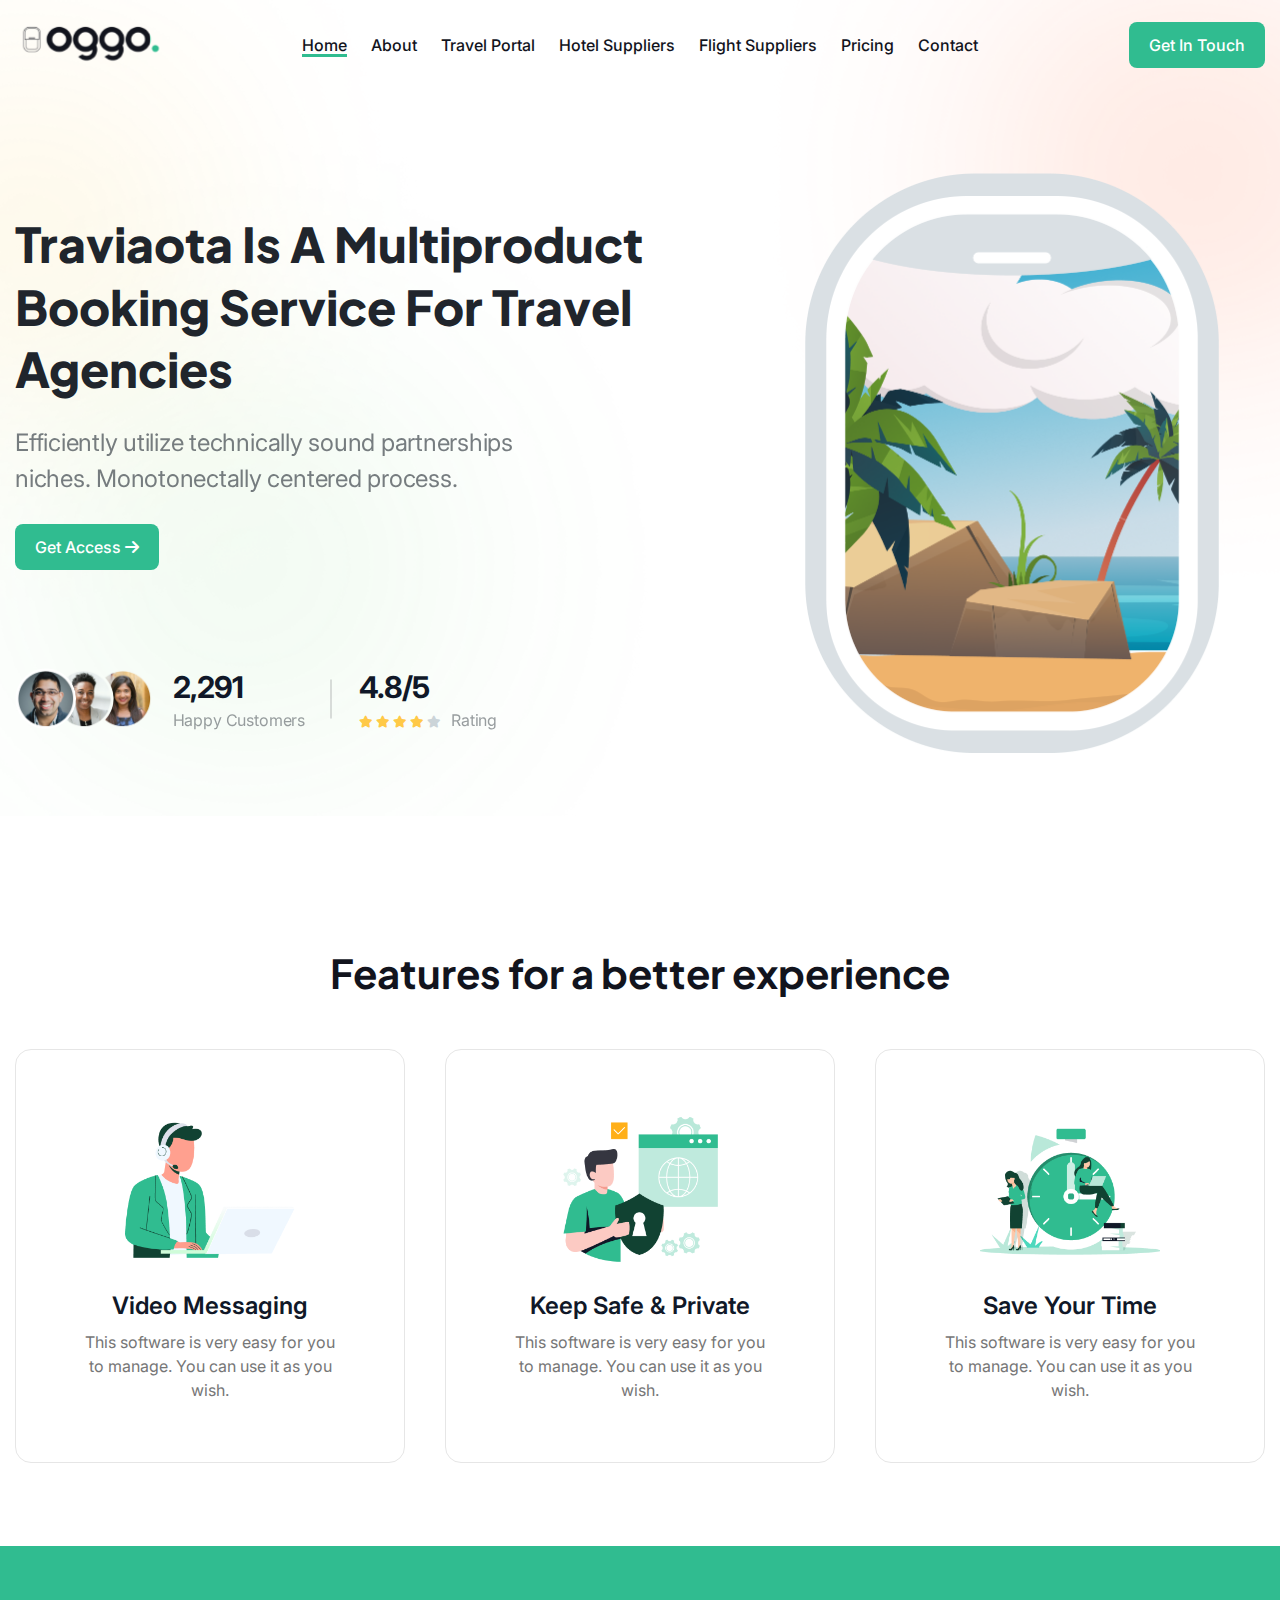
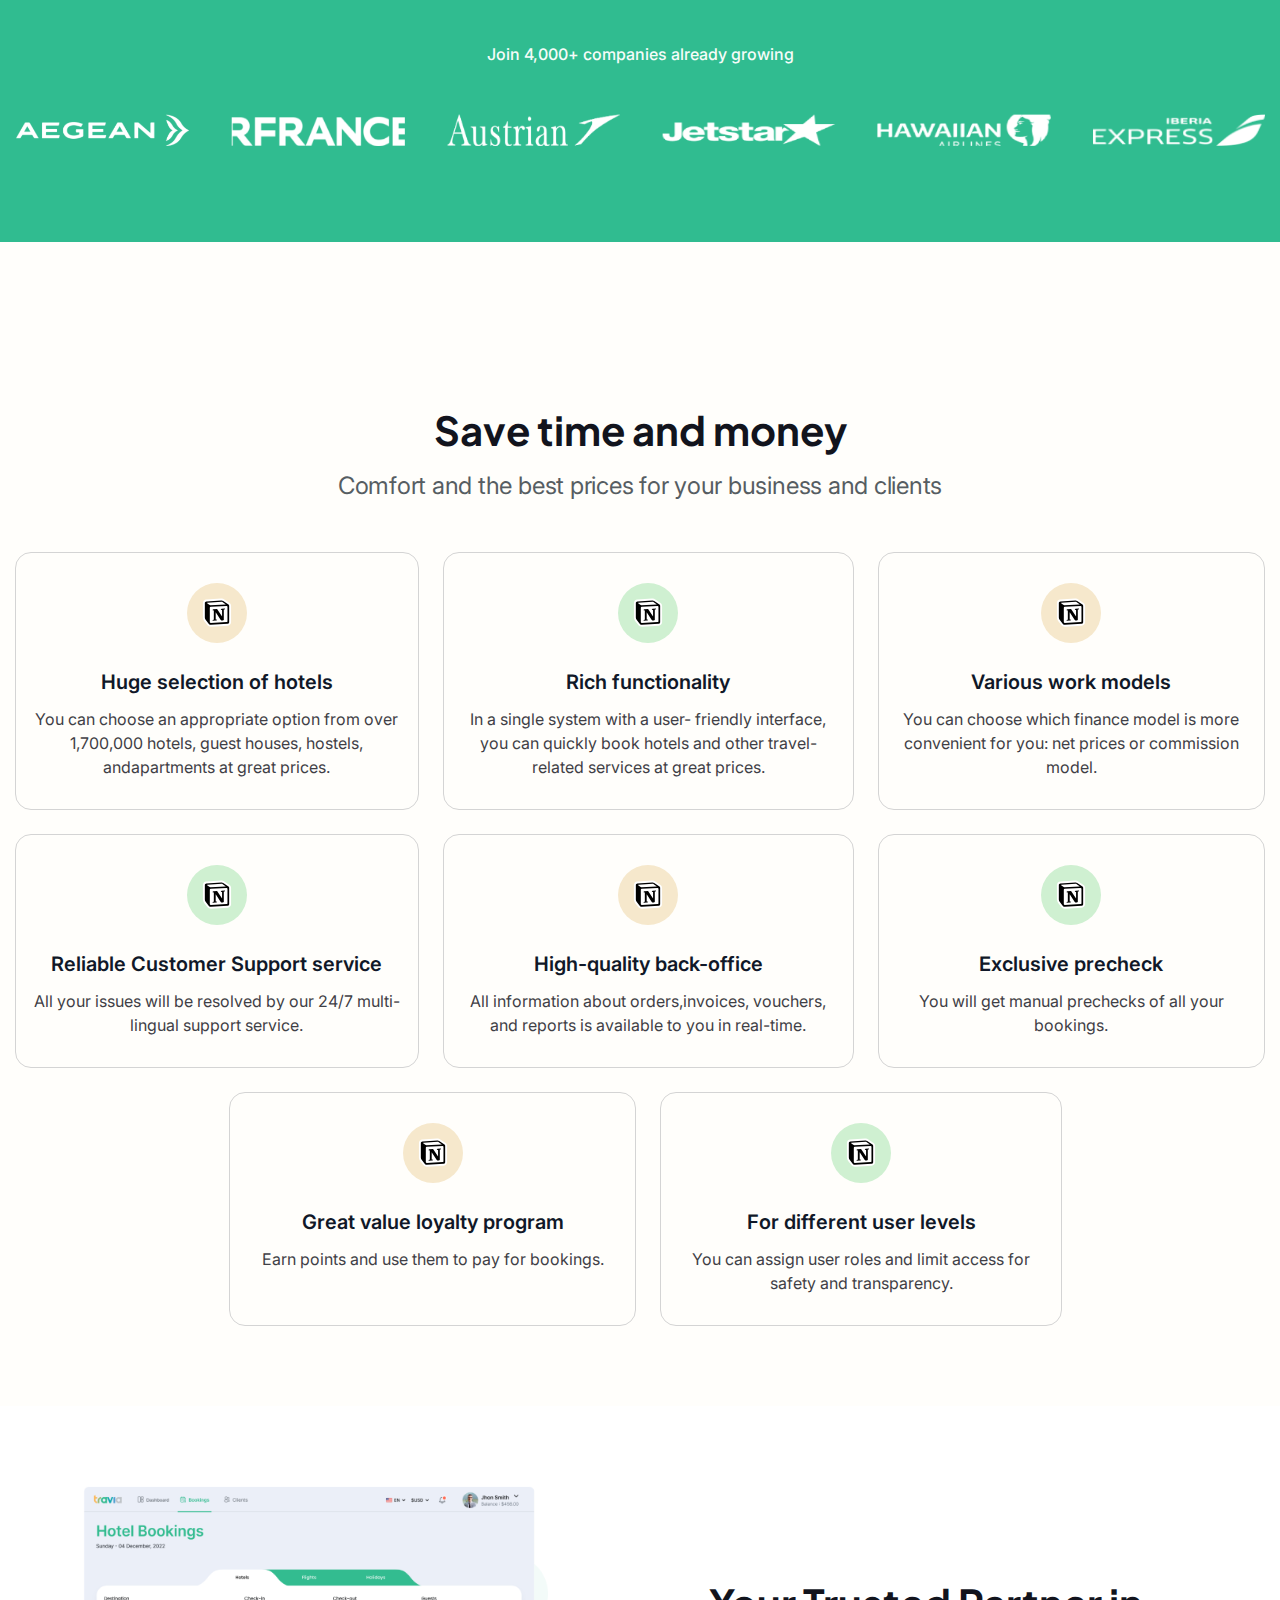
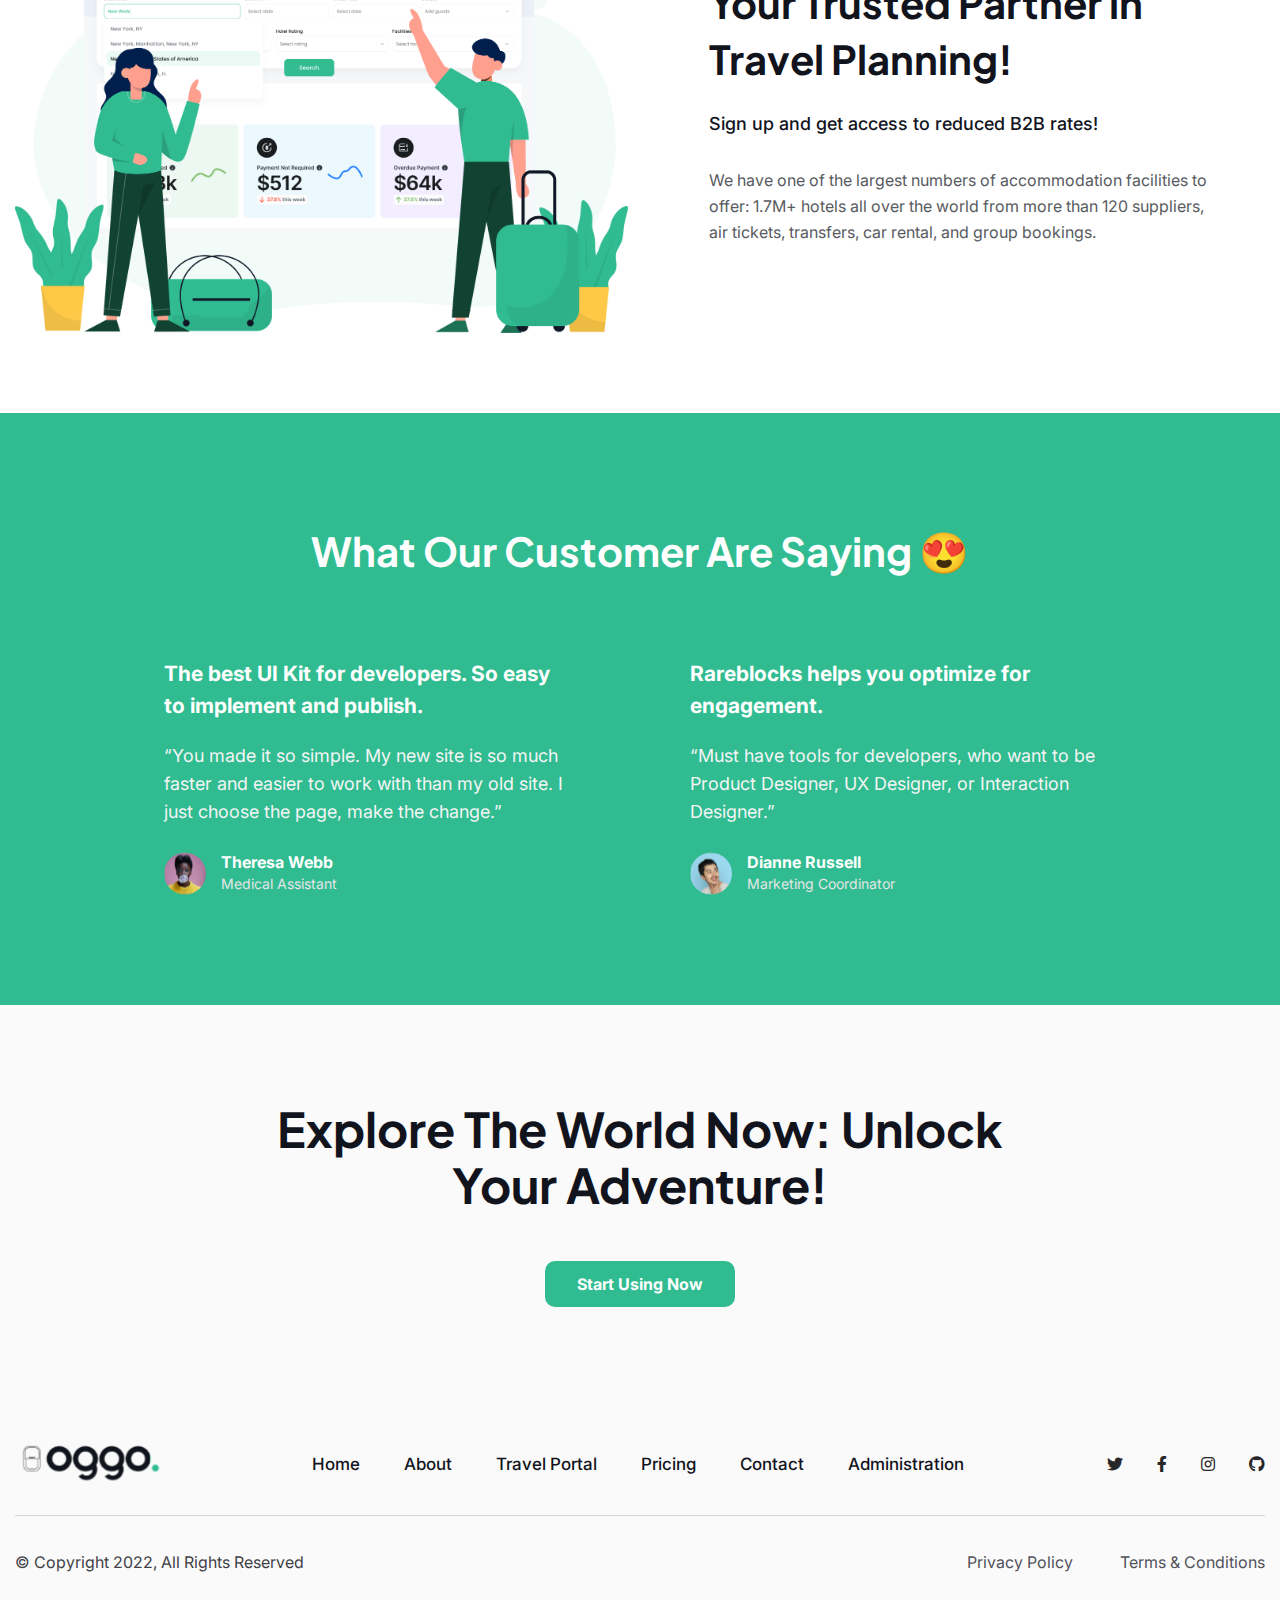
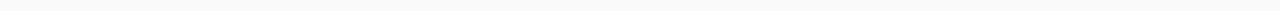
<file: index.html>
<!DOCTYPE html>
<html lang="en">
<head>
   <meta charset="UTF-8">
   <meta http-equiv="X-UA-Compatible" content="IE=edge">
   <meta name="viewport" content="width=device-width, initial-scale=1.0">
   <title>Traviaoto - Home</title>
   <link rel="shortcut icon" href="assets/images/favicon.png" type="image/x-icon">
   <!-- Bootstrap Css -->
   <link rel="stylesheet" href="assets/css/bootstrap.min.css">
   <link rel="stylesheet" href="assets/css/owl.carousel.min.css">
   <!-- Font-Awesome -->
   <link rel="stylesheet" href="assets/css/fontaswesome.min.css">
   <!-- Style Css -->
   <link rel="stylesheet" href="assets/css/style.css">
   <!-- Responsive Css -->
   <link rel="stylesheet" href="assets/css/responsive.css">
</head>
<body>
   
   <!-- Start: Header Area -->
   <header class="home_header_area">
      <div class="header-area">
         <div class="container">
            <div class="header-menu">
               <div class="header-logo">
                  <a href="index.html"><img src="assets/images/logo.svg" alt="logo-img"/></a>
               </div>
               <div class="header-display">
                  <div class="header-nav-area">
                     <div class="header-nav">
                        <nav>
                           <ul>
                              <li><a class="active" href="index.html">Home</a></li>
                              <li><a href="about.html">About</a></li>
                              <li><a href="travel-portal.html">Travel Portal</a></li>
                              <li><a href="hotel.html">Hotel Suppliers</a></li>
                              <li><a href="flight.html">Flight Suppliers</a></li>
                              <li><a href="pricing.html">Pricing</a></li>
                              <li><a href="contact.html">Contact</a></li>
                           </ul>
                        </nav>
                     </div>
                     <div class="header-button">
                        <a class="btn1" href="#">Get In Touch</a>
                     </div>
                  </div>
               </div>

               <!-- mobile menu -->
               <div class="mobile-menu">
                  <div id="nav-icon4" class="menu_icon">
                     <span></span>
                     <span></span>
                     <span></span>
                  </div>
               </div>

            </div>
         </div>
      </div>
      <!-- Start: Home Banner Area -->
      <div class="home_banner_area">
         <div class="container">
            <div class="row">
               <div class="col-lg-7">
                  <div class="home_banner_top">
                     <h1>Traviaota is a multiproduct booking service for travel agencies</h1>
                     <p>Efficiently utilize technically sound partnerships niches. Monotonectally centered process.</p>
                     <div class="home_banner-button">
                        <a class="btn1" href="#">Get Access <i class="fa-solid fa-arrow-right"></i></a>
                     </div>
                     <div class="home_rating_section">
                        <div class="single_home_ratingImg">
                           <div class="home_ratingimg">
                              <img src="assets/images/home/Ellipse-1.png" alt="ellipse-img">
                           </div>
                           <div class="home_ratingimg_two">
                              <img src="assets/images/home/Ellipse-2.png" alt="ellipse-img">
                           </div>
                           <div class="home_ratingimg_three">
                              <img src="assets/images/home/Ellipse-3.png" alt="ellipse-img">
                           </div>
                        </div>
                        <div class="single_home_ratingText single_home_ratingText1">
                           <h4>2,291</h4>
                           <p>Happy Customers</p>
                        </div>
                        <div class="single_home_ratingText single_home_ratingText2">
                           <h4>4.8/5</h4>
                           <div class="home_rating">
                              <ul>
                                 <li class="active"><i class="fa-solid fa-star"></i></li>
                                 <li class="active"><i class="fa-solid fa-star"></i></li>
                                 <li class="active"><i class="fa-solid fa-star"></i></li>
                                 <li class="active"><i class="fa-solid fa-star"></i></li>
                                 <li><i class="fa-solid fa-star"></i></li>
                              </ul>
                              <p>Rating</p>
                           </div>
                        </div>
                     </div>
                  </div>
               </div>
               <div class="col-lg-5">
                  <div class="home_bannerImg">
                     <img src="assets/images/home/Frame.png" alt="Frame-img">
                  </div>
               </div>
            </div>
         </div>
      </div>
      <!-- End: Home Banner Area -->
   </header>
   <!-- End: Header Area -->
   
   <!-- Start: Home Features Section -->
   <section class="home_features_section">
      <div class="container">
         <div class="home_features">
            <h3>Features for a better experience</h3>
         </div>
         <div class="home_features_contain">
            <div class="home_featuresTitel">
               <img src="assets/images/home/services-1.png" alt="">
               <h4>Video messaging</h4>
               <p>This software is very easy for you to manage. You can use it as you wish.</p>
            </div>
            <div class="home_featuresTitel">
               <img src="assets/images/home/services-2.png" alt="">
               <h4>Keep safe & private</h4>
               <p>This software is very easy for you to manage. You can use it as you wish.</p>
            </div>
            <div class="home_featuresTitel famd_center">
               <img src="assets/images/home/services-3.png" alt="">
               <h4>Save your time</h4>
               <p>This software is very easy for you to manage. You can use it as you wish.</p>
            </div>
         </div>
      </div>
   </section>
   <!-- End: Home Features Section -->

   <!-- Start: Home Slider -->
   <section class="home_slider">
      <div class="container">
         <div class="home_slider_header">
            <p>Join 4,000+ companies already growing</p>
         </div>
         <div class="home_slider_title owl-carousel">
            <!-- single slider start -->
            <div class="single_home_slider">
               <img src="assets/images/home/slider-1.png" alt="slider_img">
            </div>
            <!-- single slider start -->
            <div class="single_home_slider">
               <img src="assets/images/home/slider-2.png" alt="slider_img">
            </div>
            <!-- single slider start -->
            <div class="single_home_slider">
               <img src="assets/images/home/slider-3.png" alt="slider_img">
            </div>
            <!-- single slider start -->
            <div class="single_home_slider">
               <img src="assets/images/home/slider-4.png" alt="slider_img">
            </div>
            <!-- single slider start -->
            <div class="single_home_slider">
               <img src="assets/images/home/slider-5.png" alt="slider_img">
            </div>
            <!-- single slider start -->
            <div class="single_home_slider">
               <img src="assets/images/home/slider-6.png" alt="slider_img">
            </div>
         </div>
      </div>
   </section>
   <!-- End: Home Slider Area -->

   <!-- Start: Home Services Area -->
   <section class="home_services_area">
      <div class="container">
         <div class="home_services_header">
            <h3>Save time and money</h3>
            <p>Comfort and the best prices for your business and clients</p>
         </div>
         <div class="home_services">
            <!-- single services -->
            <div class="single_services item1">
               <span><img src="assets/images/home/service.svg" alt=""></span>
               <h4>Huge selection of hotels</h4>
               <p>You can choose an appropriate option from over 1,700,000 hotels, guest houses, hostels, andapartments at great prices.</p>
            </div>
            <!-- single services -->
            <div class="single_services active_dgcolor item2">
               <span><img src="assets/images/home/service.svg" alt=""></span>
               <h4>Rich functionality</h4>
               <p>In a single system with a user- friendly interface, you can quickly book hotels and other travel-related services at great prices.</p>
            </div>
            <!-- single services -->
            <div class="single_services item3">
               <span><img src="assets/images/home/service.svg" alt=""></span>
               <h4>Various work models</h4>
               <p>You can choose which finance model is more convenient for you: net prices or commission model.</p>
            </div>
            <!-- single services -->
            <div class="single_services active_dgcolor item4">
               <span><img src="assets/images/home/service.svg" alt=""></span>
               <h4>Reliable Customer Support service</h4>
               <p>All your issues will be resolved by our 24/7 multi-lingual support service.</p>
            </div>
            <!-- single services -->
            <div class="single_services item5">
               <span><img src="assets/images/home/service.svg" alt=""></span>
               <h4>High-quality back-office</h4>
               <p>All information about orders,invoices, vouchers, and reports is available to you in real-time.</p>
            </div>
            <!-- single services -->
            <div class="single_services item6 active_dgcolor">
               <span><img src="assets/images/home/service.svg" alt=""></span>
               <h4>Exclusive precheck</h4>
               <p>You will get manual prechecks of all your bookings.</p>
            </div>
            <!-- single services -->
            <div class="single_services item7">
               <span><img src="assets/images/home/service.svg" alt=""></span>
               <h4>Great value loyalty program</h4>
               <p>Earn points and use them to pay for bookings.</p>
            </div>
            <!-- single services -->
            <div class="single_services item8 active_dgcolor">
               <span><img src="assets/images/home/service.svg" alt=""></span>
               <h4>For different user levels</h4>
               <p>You can assign user roles and limit access for safety and transparency.</p>
            </div>
         </div>
      </div>
   </section>
   <!-- End: Home Services Area -->

   <!-- Start: Home Travel Planning -->
   <div class="home_travel_planning">
      <div class="container">
         <div class="row align-items-center">
            <div class="col-lg-6">
               <div class="home_travelImg">
                  <img src="assets/images/home/travel.png" alt="travel_img">
               </div>
            </div>
            <div class="col-lg-6">
               <div class="home_travelTitle">
                  <h3>Your Trusted Partner in Travel Planning!</h3>
                  <h5>Sign up and get access to reduced B2B rates!</h5>
                  <p>We have one of the largest numbers of accommodation facilities to offer: 1.7M+ hotels all over the world from more than 120 suppliers, air tickets, transfers, car rental, and group bookings. </p>
               </div>
            </div>
         </div>
      </div>
   </div>
   <!-- End: Home Travel Planning -->

   <!-- Start: Home Customer Section -->
   <section class="home_customer_section">
      <div class="container">
         <div class="home_customer_heder">
            <h3>What our customer are saying 😍</h3>
         </div>
         <div class="home_customer">
            <div class="single_home_kit home_ulkit">
               <h4>The best UI Kit for developers. So easy to implement and publish.</h4>
               <p>“You made it so simple. My new site is so much faster and easier to work with than my old site. I just choose the page, make the change.”</p>
               <div class="single_there">
                  <div class="single_there_img">
                     <img src="assets/images/home/kit-1.svg" alt="kit_img">
                  </div>
                  <div class="single_there_title">
                     <h5>Theresa Webb</h5>
                     <p>Medical Assistant</p>
                  </div>
               </div>
            </div>
            <div class="single_home_kit">
               <h4>Rareblocks helps you optimize for engagement.</h4>
               <p>“Must have tools for developers, who want to be Product Designer, UX Designer, or Interaction Designer.”</p>
               <div class="single_there">
                  <div class="single_there_img">
                     <img src="assets/images/home/kit-2.svg" alt="kit_img">
                  </div>
                  <div class="single_there_title">
                     <h5>Dianne Russell</h5>
                     <p>Marketing Coordinator</p>
                  </div>
               </div>
            </div>
            <!-- <div class="single_home_helps"></div> -->
         </div>
      </div>
   </section>
   <!-- End: Home Coustomer Section -->

   <!-- Start: Footer Area -->
   <footer class="footer_area">
      <div class="container">
         <div class="row">
            <div class="col-md-12">
               <div class="footer_top">
                  <h2>Explore the world now: Unlock your adventure!</h2>
                  <div class="footer_button">
                     <a class="btn1 btn2" href="#">Start Using Now</a>
                  </div>
               </div>
               <div class="footer_bottom">
                  <div class="footer_logo">
                     <a href="index.html"><img src="assets/images/logo.svg" alt="Footer_img"></a>
                  </div>
                  <div class="footer_menu">
                     <ul>
                        <li><a href="index.html">Home</a></li>
                        <li><a href="about.html">About</a></li>
                        <li><a href="travel-portal.html">Travel Portal</a></li>
                        <li><a href="pricing.html">Pricing</a></li>
                        <li><a href="contact.html">Contact</a></li>
                        <li><a href="#">Administration</a></li>
                     </ul>
                  </div>
                  <div class="social_icon">
                     <ul>
                        <li><a href="#"><i class="fa-brands fa-twitter"></i></a></li>
                        <li><a href="#"><i class="fa-brands fa-facebook-f"></i></a></li>
                        <li><a href="#"><i class="fa-brands fa-instagram"></i></a></li>
                        <li><a href="#"><i class="fa-brands fa-github"></i></a></li>
                     </ul>
                  </div>
               </div>
               <div class="footer_copy_right">
                  <div class="copy_right_left">
                     <p>© Copyright 2022, All Rights Reserved</p>
                  </div>
                  <div class="copy_right_right">
                     <ul>
                        <li><a href="#">Privacy Policy</a></li>
                        <li><a href="#">Terms & Conditions</a></li>
                     </ul>
                  </div>
               </div>
            </div>
         </div>
      </div>
   </footer>
   <!-- End: Footer Area -->

   

   

   <!-- Js Files -->
   <script src="assets/js/jquery-3.6.1.min.js"></script>
   <script src="assets/js/owl.carousel.min.js"></script>
   <script src="assets/js/script.js"></script>
</body>
</html>
</file>
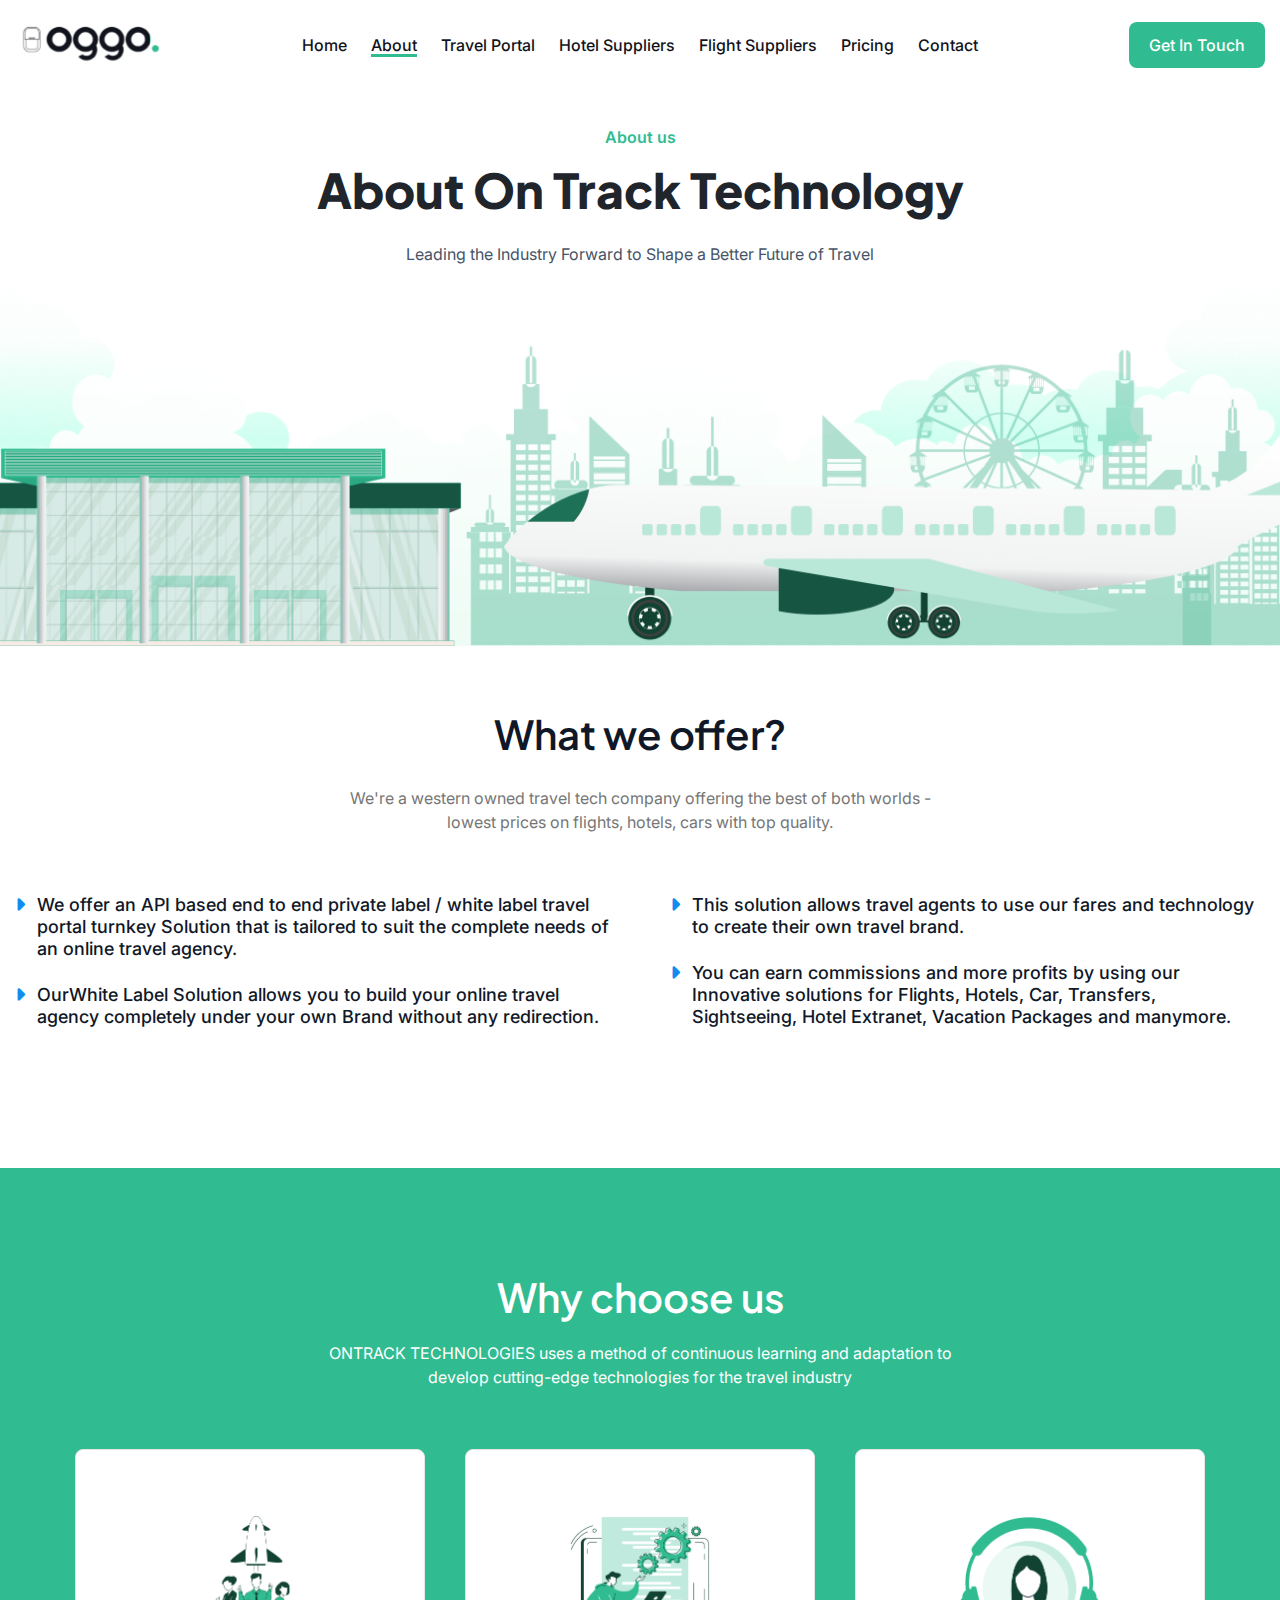
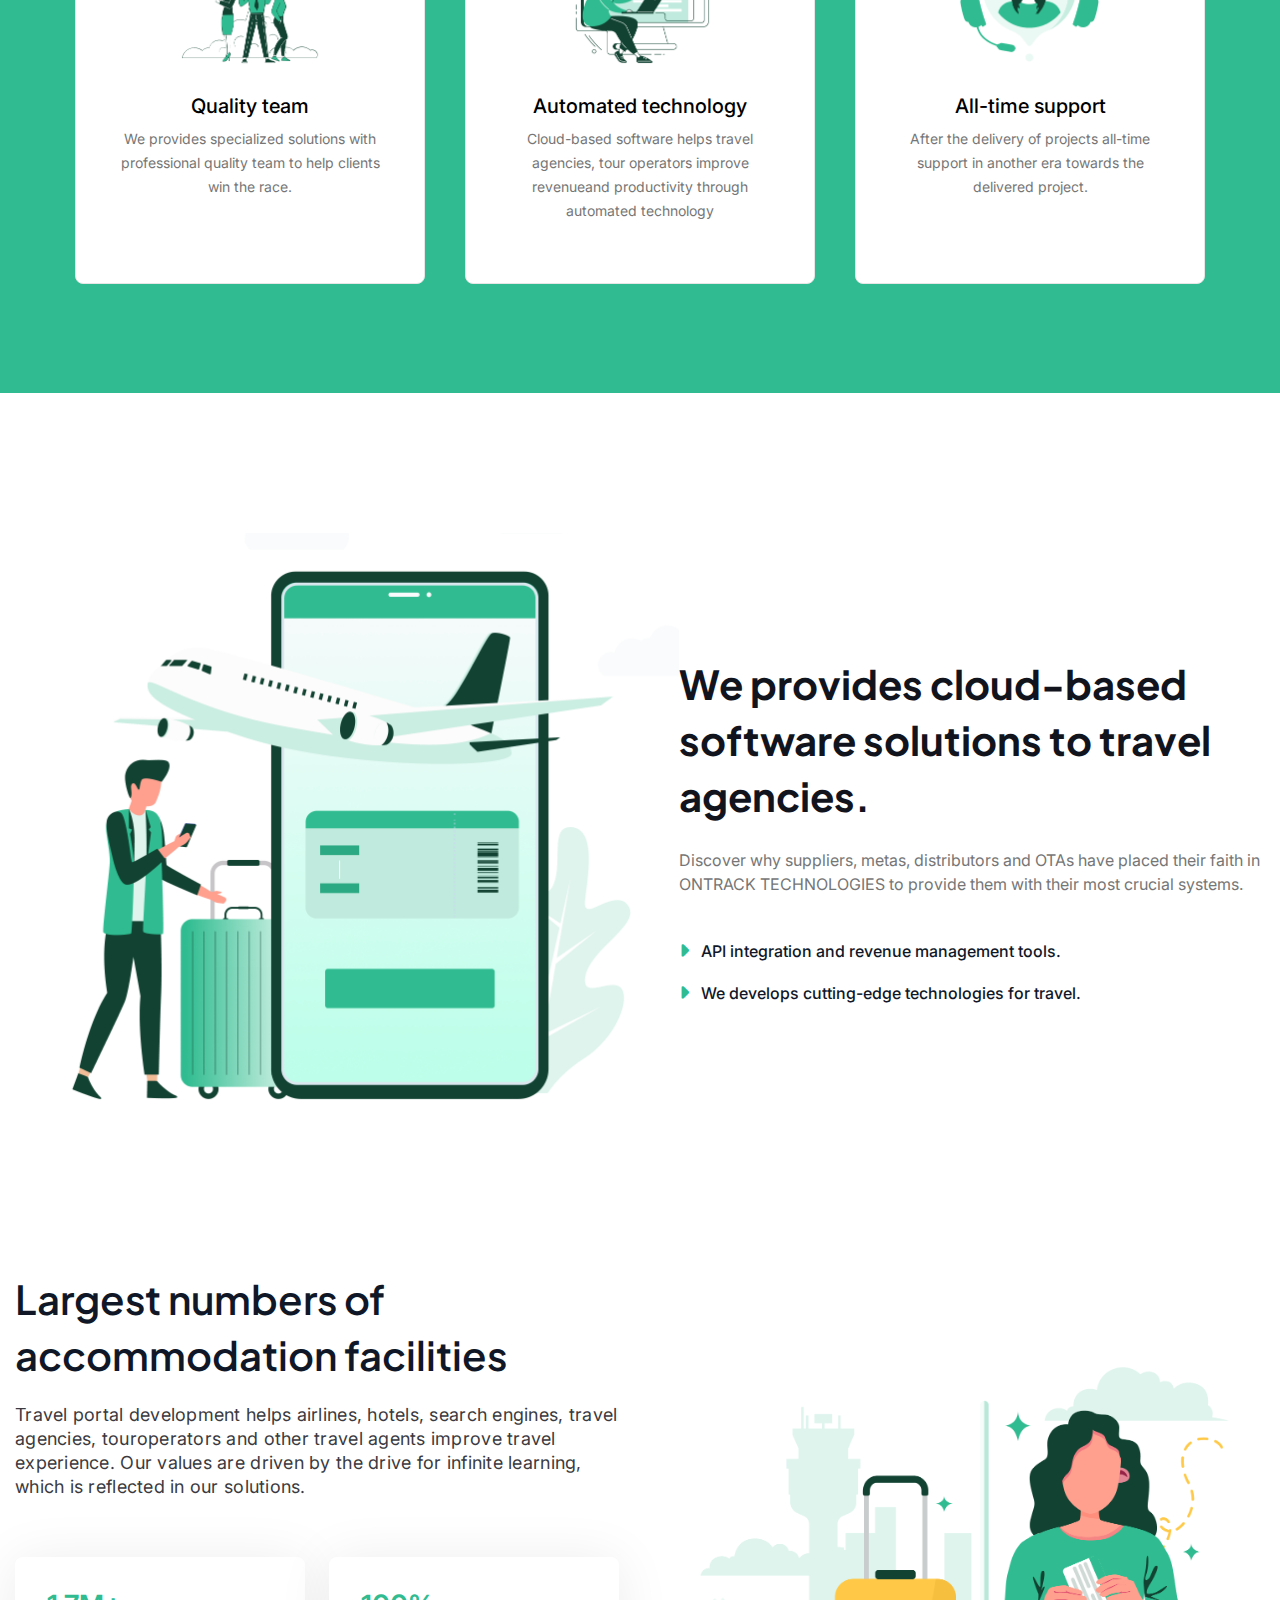
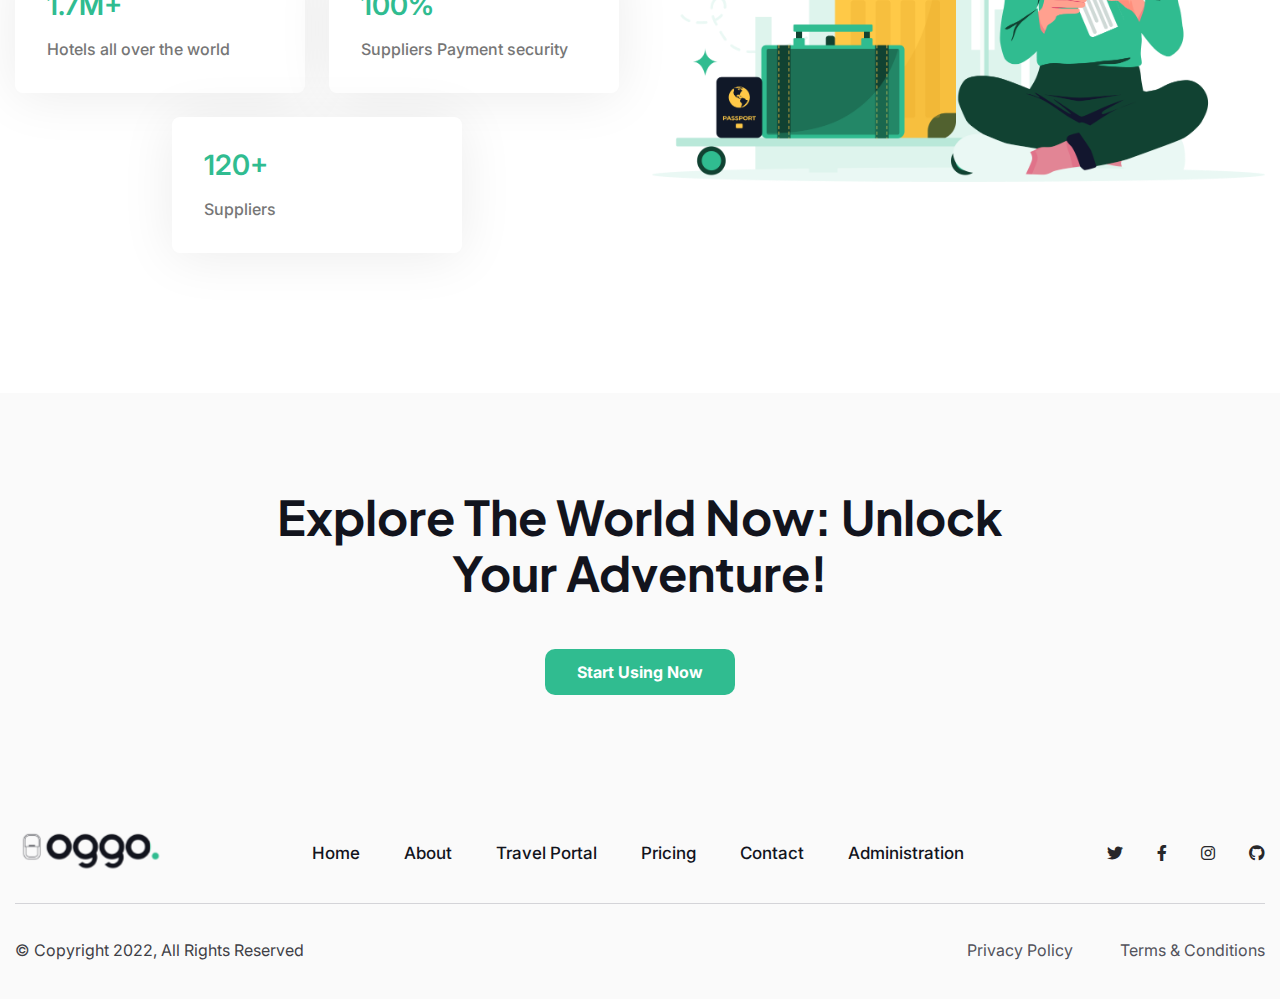
<file: about.html>
<!DOCTYPE html>
<html lang="en">
<head>
   <meta charset="UTF-8">
   <meta http-equiv="X-UA-Compatible" content="IE=edge">
   <meta name="viewport" content="width=device-width, initial-scale=1.0">
   <title>Traviaoto - About</title>
   <link rel="shortcut icon" href="assets/images/favicon.png" type="image/x-icon">
   <!-- Bootstrap Css -->
   <link rel="stylesheet" href="assets/css/bootstrap.min.css">
   <!-- Font-Awesome -->
   <link rel="stylesheet" href="assets/css/fontaswesome.min.css">
   <!-- Style Css -->
   <link rel="stylesheet" href="assets/css/style.css">
   <!-- Responsive Css -->
   <link rel="stylesheet" href="assets/css/responsive.css">
</head>
<body>
   
   <!-- Start: Header Area -->
   <header class="about_area">
      <div class="header-area">
         <div class="container">
            <div class="header-menu">
               <div class="header-logo">
                  <a href="index.html"><img src="assets/images/logo.svg" alt="logo-img"/></a>
               </div>
               <div class="header-display">
                  <div class="header-nav-area">
                     <div class="header-nav">
                        <nav>
                           <ul>
                              <li><a href="index.html">Home</a></li>
                              <li><a class="active" href="about.html">About</a></li>
                              <li><a href="travel-portal.html">Travel Portal</a></li>
                              <li><a href="hotel.html">Hotel Suppliers</a></li>
                              <li><a href="flight.html">Flight Suppliers</a></li>
                              <li><a href="pricing.html">Pricing</a></li>
                              <li><a href="contact.html">Contact</a></li>
                           </ul>
                        </nav>
                     </div>
                     <div class="header-button">
                        <a class="btn1" href="#">Get In Touch</a>
                     </div>
                  </div>
               </div>

               <!-- mobile menu -->
               <div class="mobile-menu">
                  <div id="nav-icon4" class="menu_icon">
                     <span></span>
                     <span></span>
                     <span></span>
                  </div>
               </div>

            </div>
         </div>
      </div>
      
      <!-- Start: About Area -->
      <div class="container">
         <div class="about_contain">
            <div class="banner_title">
               <p class="green_text">About us</p>
               <h1>About on track technology</h1>
               <p>Leading the Industry Forward to Shape a Better Future of Travel</p>
            </div>
         </div>
      </div>
      <!-- End: About Area -->
   </header>
   <!-- End: Header Area -->

   <!-- Start: About Offer Section -->
   <section class="about_offer_section">
      <div class="container">
         <div class="about_offer_heading">
            <h3>What we offer?</h3>
            <p>We're a western owned travel tech company offering the best of both worlds - lowest prices on flights, hotels, cars with top quality.</p>
         </div>
         <div class="about_offer">
            <div class="about_offer_left">
               <!-- single about offer -->
               <div class="single_about_offer">
                  <div class="single_about_icon">
                     <i class="fa-solid fa-caret-right"></i>
                  </div>
                  <p>We offer an API based end to end private label / white label travel portal turnkey Solution that is tailored to suit the complete needs of an online travel agency.</p>
               </div>
               <!-- single about offer -->
               <div class="single_about_offer single_about_two">
                  <div class="single_about_icon">
                     <i class="fa-solid fa-caret-right"></i>
                  </div>
                  <p>OurWhite Label Solution allows you to build your online travel agency completely under your own Brand without any redirection.</p>
               </div>
            </div>
            <div class="about_offer_right">
               <!-- single about offer -->
               <div class="single_about_offer">
                  <div class="single_about_icon">
                     <i class="fa-solid fa-caret-right"></i>
                  </div>
                  <p>This solution allows travel agents to use our fares and technology to create their own travel brand.</p>
               </div>
               <!-- single about offer -->
               <div class="single_about_offer single_about_two">
                  <div class="single_about_icon">
                     <i class="fa-solid fa-caret-right"></i>
                  </div>
                  <p>You can earn commissions and more profits by using our Innovative solutions for Flights, Hotels, Car, Transfers, Sightseeing, Hotel Extranet, Vacation Packages and manymore.</p>
               </div>
            </div>
         </div>
      </div>
   </section>
   <!-- End: About Offer Section -->

   <!-- Start: About Choose Section -->
   <section class="about_choose_section">
      <div class="container">
         <div class="about_choose_header">
            <h3>Why choose us</h3>
            <p>ONTRACK TECHNOLOGIES uses a method of continuous learning and adaptation to develop cutting-edge technologies for the travel industry </p>
         </div>
         <div class="about_choose_contain">
            <!-- single about choose -->
            <div class="single_about_choose">
               <img src="assets/images/about/choose_1.png" alt="choose_img">
               <h5>Quality team</h5>
               <p>We provides specialized solutions with professional quality team to help clients win the race.</p>
            </div>
            <!-- single about choose -->
            <div class="single_about_choose">
               <img src="assets/images/about/choose_2.png" alt="choose_img">
               <h5>Automated technology</h5>
               <p>Cloud-based software helps travel agencies, tour operators improve revenueand productivity through automated technology</p>
            </div>
            <!-- single about choose -->
            <div class="single_about_choose famd_center">
               <img src="assets/images/about/choose_3.png" alt="choose_img">
               <h5>All-time support</h5>
               <p>After the delivery of projects all-time support in another era towards the delivered project.</p>
            </div>
         </div>
      </div>
   </section>
   <!-- End: About Choose Section -->

   <!-- Start: About Cloud Section -->
   <section class="about_cloud_section">
      <div class="container">
         <div class="about_cloud">
            <!-- single cloud img -->
            <div class="single_cloud_img">
               <img src="assets/images/about/cloud.png" alt="cloud_img">
            </div>
            <!-- single cloud contain -->
            <div class="single_cloud_contain">
               <div class="cloud_titel">
                  <h3>We provides cloud-based software solutions to travel agencies.</h3>
                  <p>Discover why suppliers, metas, distributors and OTAs have placed their faith in ONTRACK TECHNOLOGIES to provide them with their most crucial systems.</p>
               </div>
               <div class="about_api about_api1">
                  <div class="sbout_icon">
                     <i class="fa-solid fa-caret-right"></i>
                  </div>
                  <p>API integration and revenue management tools.</p>
               </div>
               <div class="about_api">
                  <div class="sbout_icon">
                     <i class="fa-solid fa-caret-right"></i>
                  </div>
                  <p>We develops cutting-edge technologies for travel.</p>
               </div>
            </div>
         </div>
      </div>
   </section>
   <!-- End: About Cloud Section -->

   <!-- End: About Largest -->
   <section class="about_largest">
      <div class="container">
         <div class="row align-items-center">
            <div class="col-md-6">
               <div class="about_largest_content">
                  <div class="about_largest_title">
                     <h3>Largest numbers of accommodation facilities</h3>
                     <p>Travel portal development helps airlines, hotels, search engines, travel agencies, touroperators and other travel agents improve travel experience. Our values are driven by the drive for infinite learning, which is reflected in our solutions.</p>
                  </div>
                  <div class="main_about_counter">
                     <div class="about_counter">
                        <!-- single counter -->
                        <div class="single_counter">
                           <h4>1.7M+</h4>
                           <p>Hotels all over the world</p>
                        </div>
                        <!-- single counter -->
                        <div class="single_counter">
                           <h4>100%</h4>
                           <p>Suppliers Payment security</p>
                        </div>
                        <!-- single counter -->
                        <div class="single_counter">
                           <h4>120+</h4>
                           <p>Suppliers</p>
                        </div>
                     </div>
                  </div>
               </div>
            </div>
            <div class="col-md-6 abLg-1">
               <div class="about_largest_img">
                  <img src="assets/images/about/largest.png" alt="largest_img">
               </div>
            </div>
         </div>
      </div>
   </section>
   <!-- End: About Largest -->

   <!-- Start: Footer Area -->
   <footer class="footer_area">
      <div class="container">
         <div class="row">
            <div class="col-md-12">
               <div class="footer_top">
                  <h2>Explore the world now: Unlock your adventure!</h2>
                  <div class="footer_button">
                     <a class="btn1 btn2" href="#">Start Using Now</a>
                  </div>
               </div>
               <div class="footer_bottom">
                  <div class="footer_logo">
                     <a href="index.html"><img src="assets/images/logo.svg" alt="Footer_img"></a>
                  </div>
                  <div class="footer_menu">
                     <ul>
                        <li><a href="index.html">Home</a></li>
                        <li><a href="about.html">About</a></li>
                        <li><a href="travel-portal.html">Travel Portal</a></li>
                        <li><a href="pricing.html">Pricing</a></li>
                        <li><a href="contact.html">Contact</a></li>
                        <li><a href="#">Administration</a></li>
                     </ul>
                  </div>
                  <div class="social_icon">
                     <ul>
                        <li><a href="#"><i class="fa-brands fa-twitter"></i></a></li>
                        <li><a href="#"><i class="fa-brands fa-facebook-f"></i></a></li>
                        <li><a href="#"><i class="fa-brands fa-instagram"></i></a></li>
                        <li><a href="#"><i class="fa-brands fa-github"></i></a></li>
                     </ul>
                  </div>
               </div>
               <div class="footer_copy_right">
                  <div class="copy_right_left">
                     <p>© Copyright 2022, All Rights Reserved</p>
                  </div>
                  <div class="copy_right_right">
                     <ul>
                        <li><a href="#">Privacy Policy</a></li>
                        <li><a href="#">Terms & Conditions</a></li>
                     </ul>
                  </div>
               </div>
            </div>
         </div>
      </div>
   </footer>
   <!-- End: Footer Area -->

   

   

   <!-- Js Files -->
   <script src="assets/js/jquery-3.6.1.min.js"></script>
   <script src="assets/js/script.js"></script>
</body>
</html>
</file>
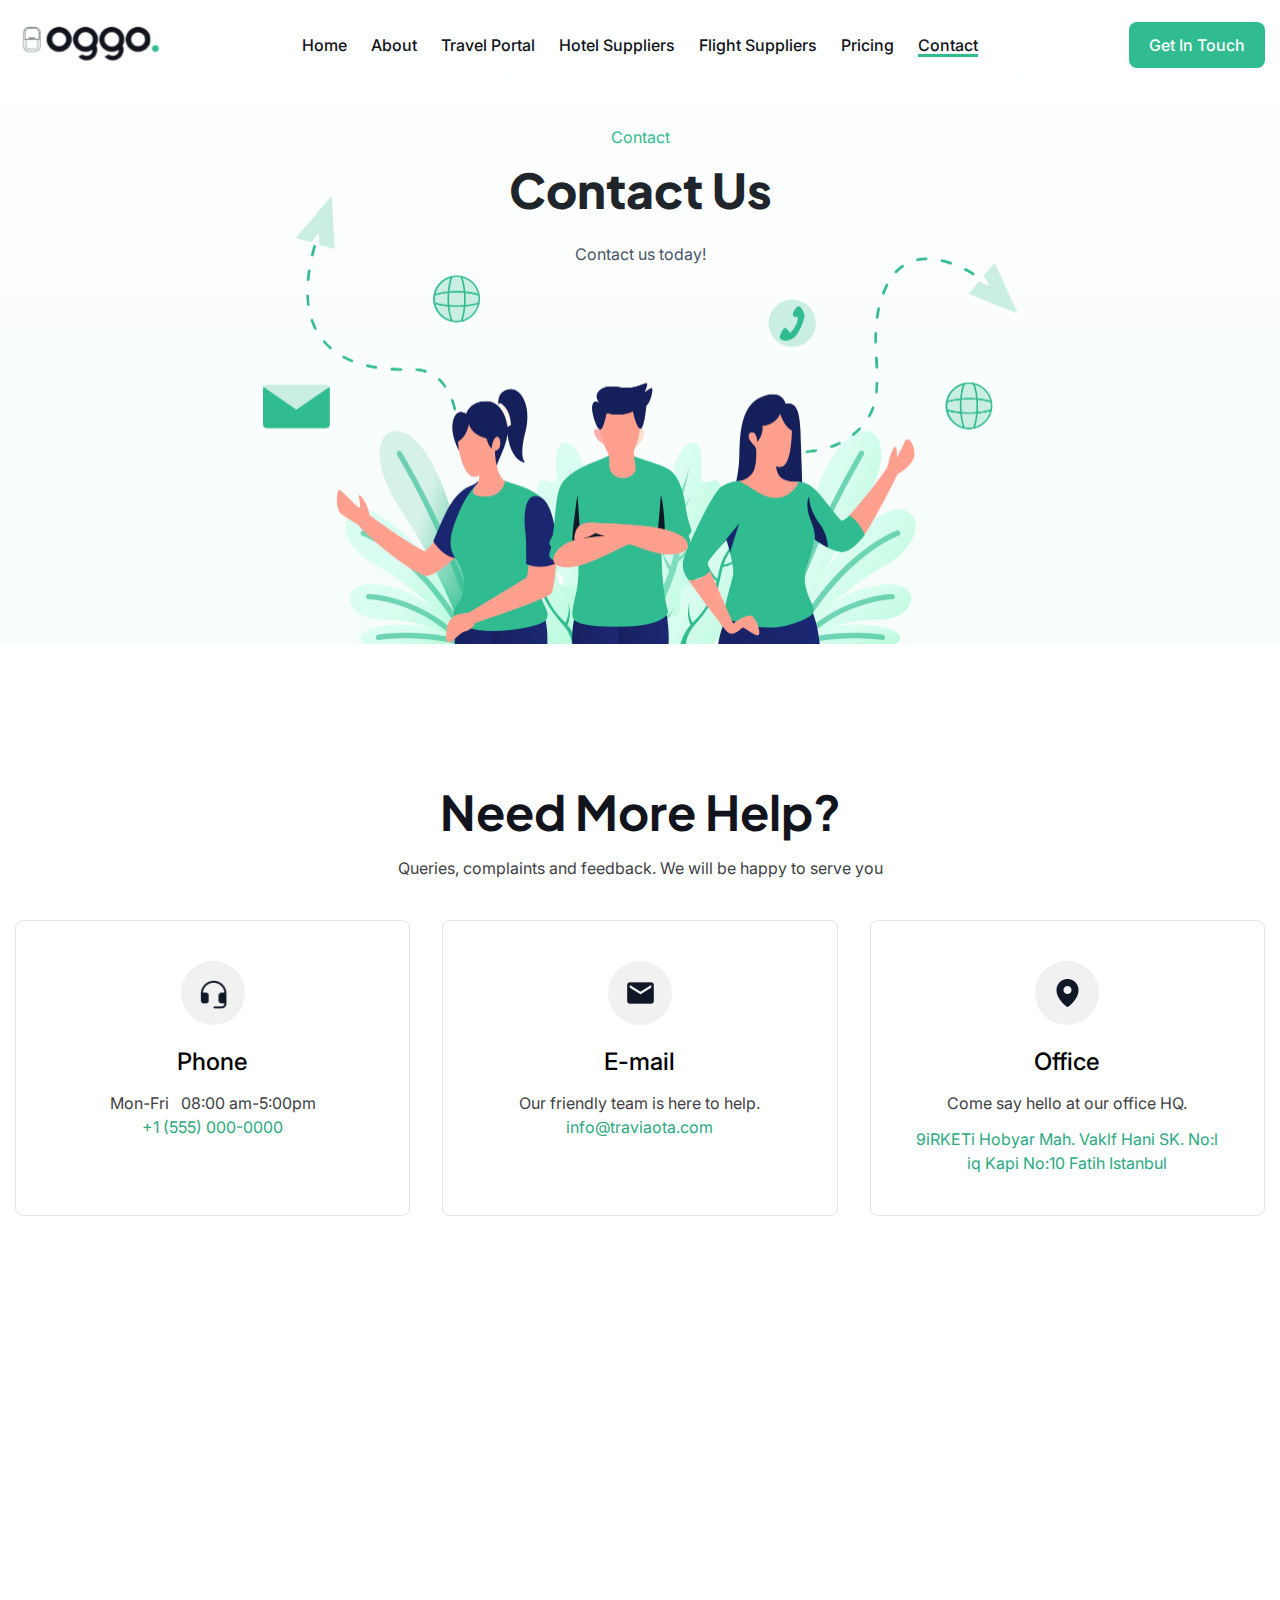
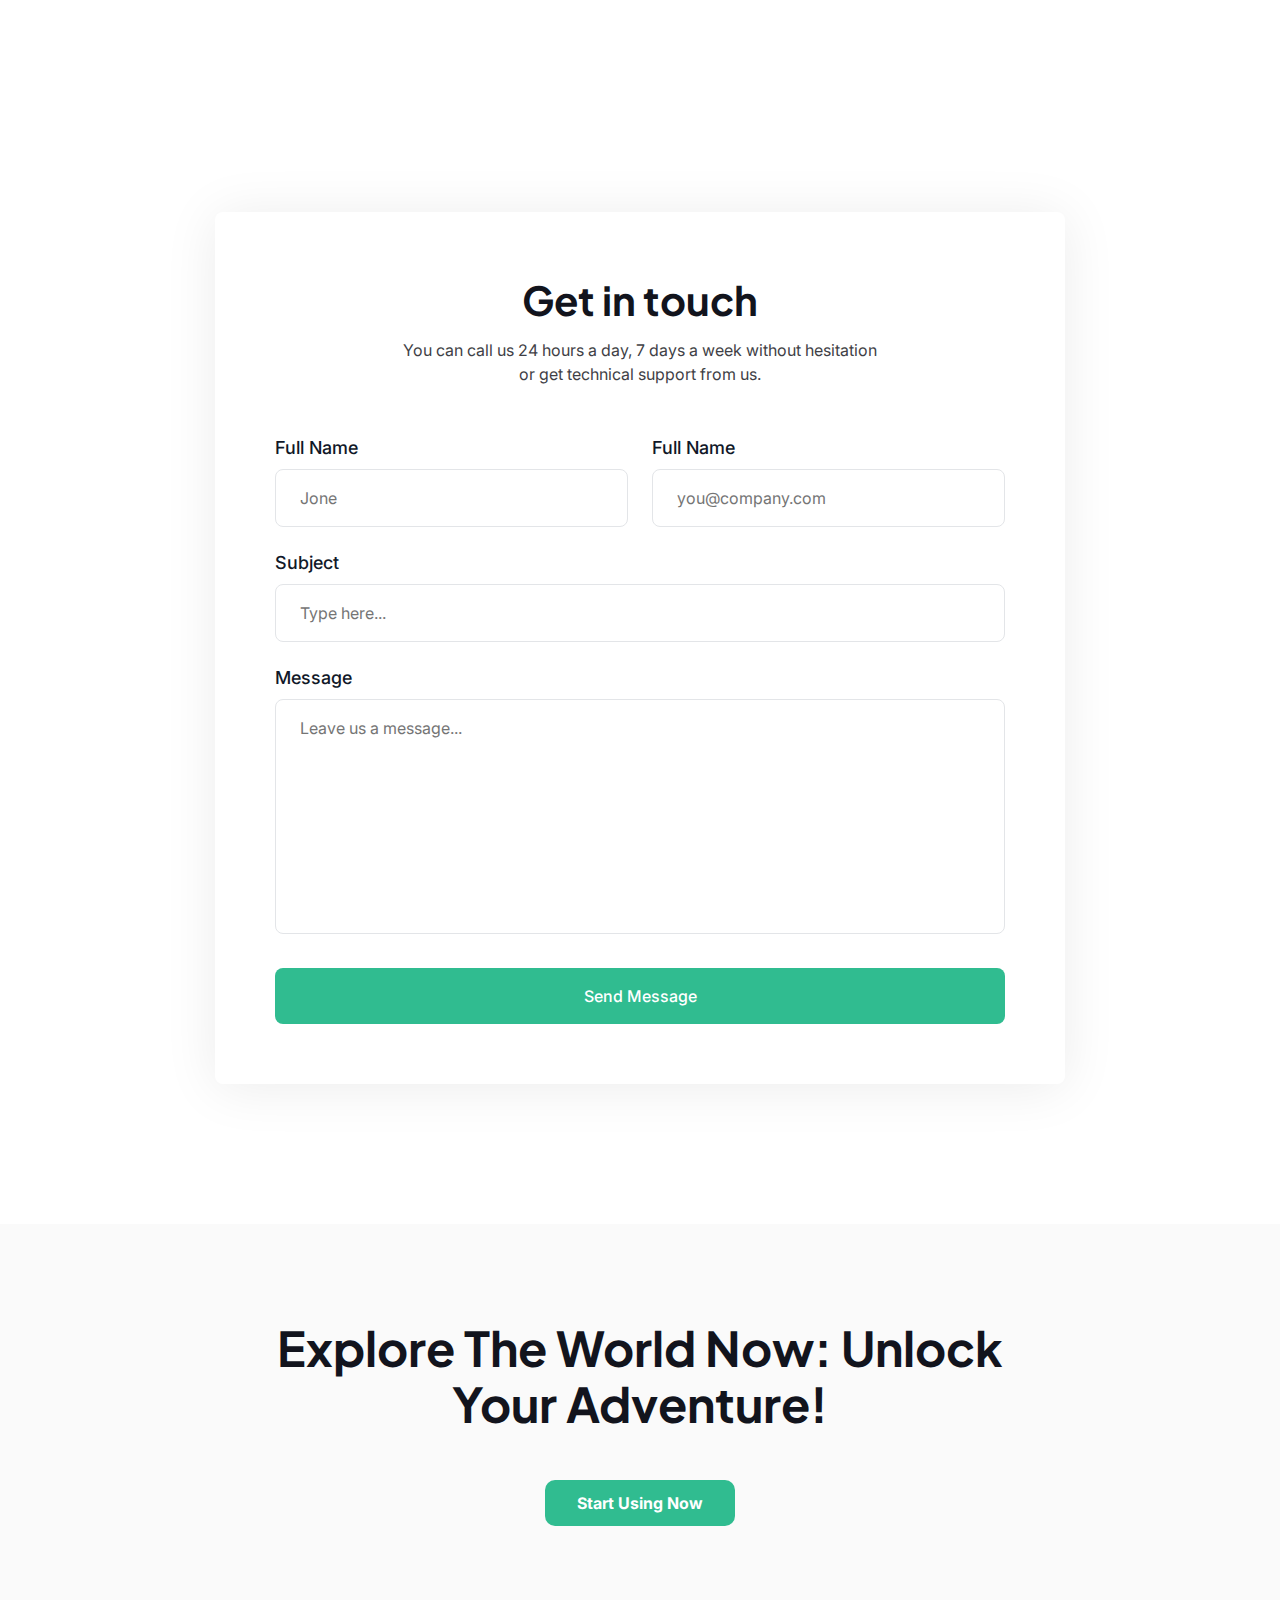
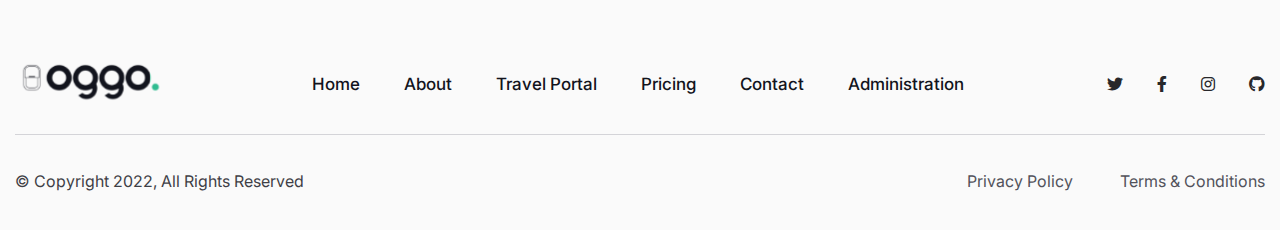
<file: contact.html>
<!DOCTYPE html>
<html lang="en">
<head>
   <meta charset="UTF-8">
   <meta http-equiv="X-UA-Compatible" content="IE=edge">
   <meta name="viewport" content="width=device-width, initial-scale=1.0">
   <title>Traviaoto - Contact Us</title>
   <link rel="shortcut icon" href="assets/images/favicon.png" type="image/x-icon">
   <!-- Bootstrap Css -->
   <link rel="stylesheet" href="assets/css/bootstrap.min.css">
   <!-- Font-Awesome -->
   <link rel="stylesheet" href="assets/css/fontaswesome.min.css">
   <!-- Style Css -->
   <link rel="stylesheet" href="assets/css/style.css">
   <!-- Responsive Css -->
   <link rel="stylesheet" href="assets/css/responsive.css">
</head>
<body>
   
   <!-- Start: Header Area -->
   <header class="contact_header">
      <div class="header-area">
         <div class="container">
            <div class="header-menu">
               <div class="header-logo">
                  <a href="index.html"><img src="assets/images/logo.svg" alt="logo-img"/></a>
               </div>
               <div class="header-display">
                  <div class="header-nav-area">
                     <div class="header-nav">
                        <nav>
                           <ul>
                              <li><a href="index.html">Home</a></li>
                              <li><a href="about.html">About</a></li>
                              <li><a href="travel-portal.html">Travel Portal</a></li>
                              <li><a href="hotel.html">Hotel Suppliers</a></li>
                              <li><a href="flight.html">Flight Suppliers</a></li>
                              <li><a href="pricing.html">Pricing</a></li>
                              <li><a class="active" href="contact.html">Contact</a></li>
                           </ul>
                        </nav>
                     </div>
                     <div class="header-button">
                        <a class="btn1" href="#">Get In Touch</a>
                     </div>
                  </div>
               </div>

               <!-- mobile menu -->
               <div class="mobile-menu">
                  <div id="nav-icon4" class="menu_icon">
                     <span></span>
                     <span></span>
                     <span></span>
                  </div>
               </div>

            </div>
         </div>
      </div>
      <!-- Start: Flight Banner Area -->
      <div class="contact_banner_area">
         <div class="container">
            <div class="row">
               <div class="col-md-12">
                  <div class="banner_title">
                     <p class="green_text">Contact</p>
                     <h1>Contact Us</h1>
                     <p>Contact us today!</p>
                  </div>
                  <div class="contact_banner_img">
                     <img src="assets/images/contact/Frame.png" alt="img">
                  </div>
               </div>
            </div>
         </div>
      </div>
      <!-- End: Flight Banner Area -->
   </header>
   <!-- End: Header Area -->

   <!-- Start: Help Area -->
   <section class="help_area">
      <div class="container">
         <div class="row">
            <div class="col-md-12">
               <div class="help_title">
                  <h2>Need More Help?</h2>
                  <p>Queries, complaints and feedback. We will be happy to serve you</p>
               </div>
               <div class="help_content">
                  <div class="single_help">
                     <div class="help_icon">
                        <img src="assets/images/contact/phone.png" alt="icon">
                     </div>
                     <h5>Phone</h5>
                     <p>Mon-Fri &nbsp; 08:00 am-5:00pm</p>
                     <a class="green_text2" href="tel:+1 (555) 000-0000">+1 (555) 000-0000</a>
                  </div>
                  <div class="single_help">
                     <div class="help_icon">
                        <img src="assets/images/contact/message.png" alt="icon">
                     </div>
                     <h5>E-mail</h5>
                     <p>Our friendly team is here to help.</p>
                     <a class="green_text2" href="mailto:info@traviaota.com">info@traviaota.com</a>
                  </div>
                  <div class="single_help">
                     <div class="help_icon">
                        <img src="assets/images/contact/location.png" alt="icon">
                     </div>
                     <h5>Office</h5>
                     <p>Come say hello at our office HQ.</p>
                     <p class="green_text2">9iRKETi
                        Hobyar Mah. Vaklf Hani SK. No:l iq Kapi No:10 Fatih Istanbul</p>
                  </div>
               </div>
            </div>
         </div>
      </div>
   </section>
   <!-- End: Help Area -->

   <!-- Start: Map Area -->
   <section class="map_area">
      <iframe src="https://www.google.com/maps/embed?pb=!1m18!1m12!1m3!1d135187.17718673556!2d168.604221377741!3d-45.03341456205705!2m3!1f0!2f0!3f0!3m2!1i1024!2i768!4f13.1!3m3!1m2!1s0xa9d51df1d7a8de5f%3A0x500ef868479a600!2zUXVlZW5zdG93biwg4Kao4Ka_4KaJ4Kac4Ka_4Kay4KeN4Kav4Ka-4Kao4KeN4Kah!5e0!3m2!1sbn!2sbd!4v1679999510771!5m2!1sbn!2sbd" width="100%"  style="border:0;" allowfullscreen="" loading="lazy" referrerpolicy="no-referrer-when-downgrade"></iframe>
   </section>
   <!-- End: Map Area -->

   <!-- Start: Touch Area -->
   <section class="touch_area">
      <div class="container">
        <div class="row">
            <div class="col-md-12">
               <div class="touch">
                  <div class="touch_title">
                     <h3>Get in touch</h3>
                     <p>You can call us 24 hours a day, 7 days a week without hesitation or
                        get technical support from us.</p>
                  </div>
                  <div class="touch_from_area">
                     <form action="#" method="POST">
                        <div class="touch_from_top">
                           <div class="name_field">
                              <label for="name">Full Name</label>
                              <input type="text" name="name" id="name" placeholder="Jone">
                           </div>
                           <div class="email_field">
                              <label for="email">Full Name</label>
                              <input type="email" name="email" id="email" placeholder="you@company.com">
                           </div>
                        </div>
                        <label for="subject">Subject</label>
                        <input type="text" name="subject" id="subject" placeholder="Type here...">

                        <label for="message">Message</label>
                        <textarea name="message" id="message" placeholder="Leave us a message..."></textarea>

                        <button type="submit" class="btn1">Send Message</button>
                     </form>
                  </div>
               </div>
            </div>
        </div>
      </div>
   </section>
   <!-- End: Touch Area -->

   <!-- Start: Footer Area -->
   <footer class="footer_area">
      <div class="container">
         <div class="row">
            <div class="col-md-12">
               <div class="footer_top">
                  <h2>Explore the world now: Unlock your adventure!</h2>
                  <div class="footer_button">
                     <a class="btn1 btn2" href="#">Start Using Now</a>
                  </div>
               </div>
               <div class="footer_bottom">
                  <div class="footer_logo">
                     <a href="index.html"><img src="assets/images/logo.svg" alt="Footer_img"></a>
                  </div>
                  <div class="footer_menu">
                     <ul>
                        <li><a href="index.html">Home</a></li>
                        <li><a href="about.html">About</a></li>
                        <li><a href="travel-portal.html">Travel Portal</a></li>
                        <li><a href="pricing.html">Pricing</a></li>
                        <li><a href="contact.html">Contact</a></li>
                        <li><a href="#">Administration</a></li>
                     </ul>
                  </div>
                  <div class="social_icon">
                     <ul>
                        <li><a href="#"><i class="fa-brands fa-twitter"></i></a></li>
                        <li><a href="#"><i class="fa-brands fa-facebook-f"></i></a></li>
                        <li><a href="#"><i class="fa-brands fa-instagram"></i></a></li>
                        <li><a href="#"><i class="fa-brands fa-github"></i></a></li>
                     </ul>
                  </div>
               </div>
               <div class="footer_copy_right">
                  <div class="copy_right_left">
                     <p>© Copyright 2022, All Rights Reserved</p>
                  </div>
                  <div class="copy_right_right">
                     <ul>
                        <li><a href="#">Privacy Policy</a></li>
                        <li><a href="#">Terms & Conditions</a></li>
                     </ul>
                  </div>
               </div>
            </div>
         </div>
      </div>
   </footer>
   <!-- End: Footer Area -->

   

   

   <!-- Js Files -->
   <script src="assets/js/jquery-3.6.1.min.js"></script>
   <script src="assets/js/script.js"></script>
</body>
</html>
</file>
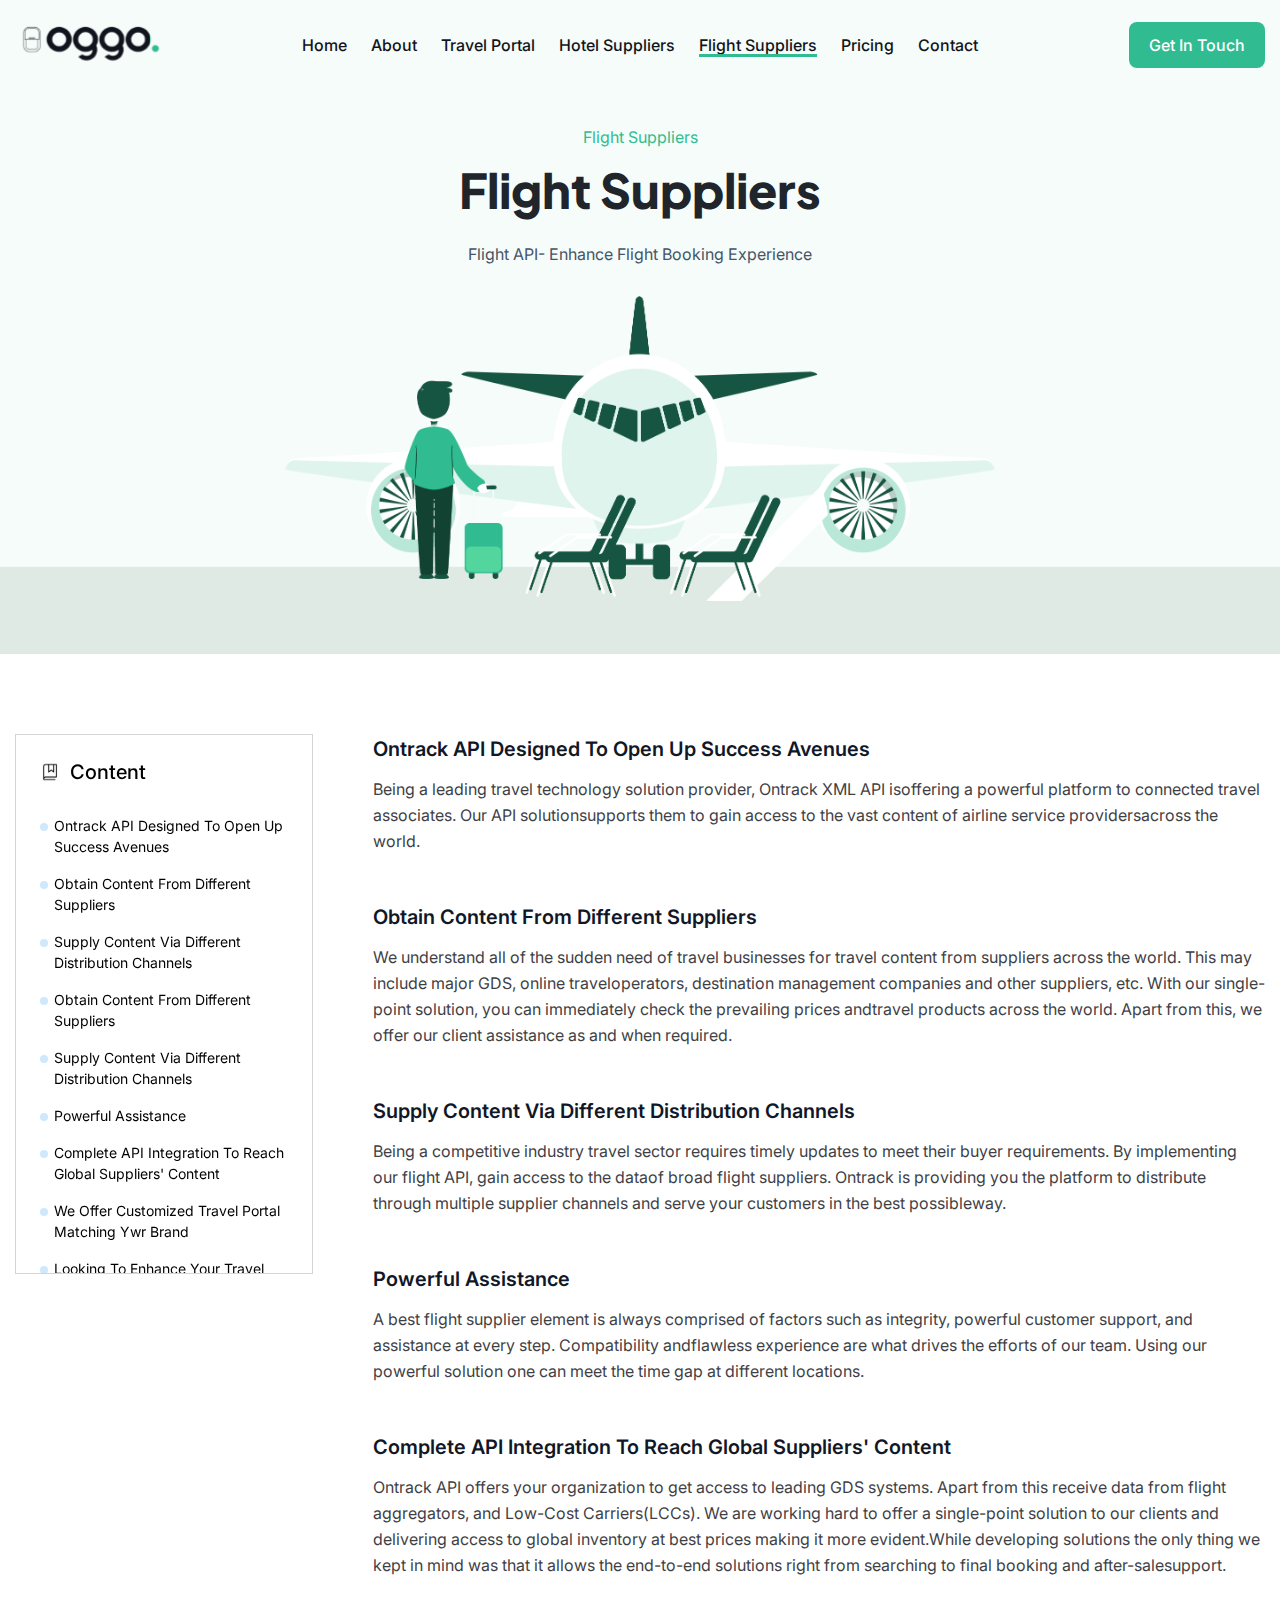
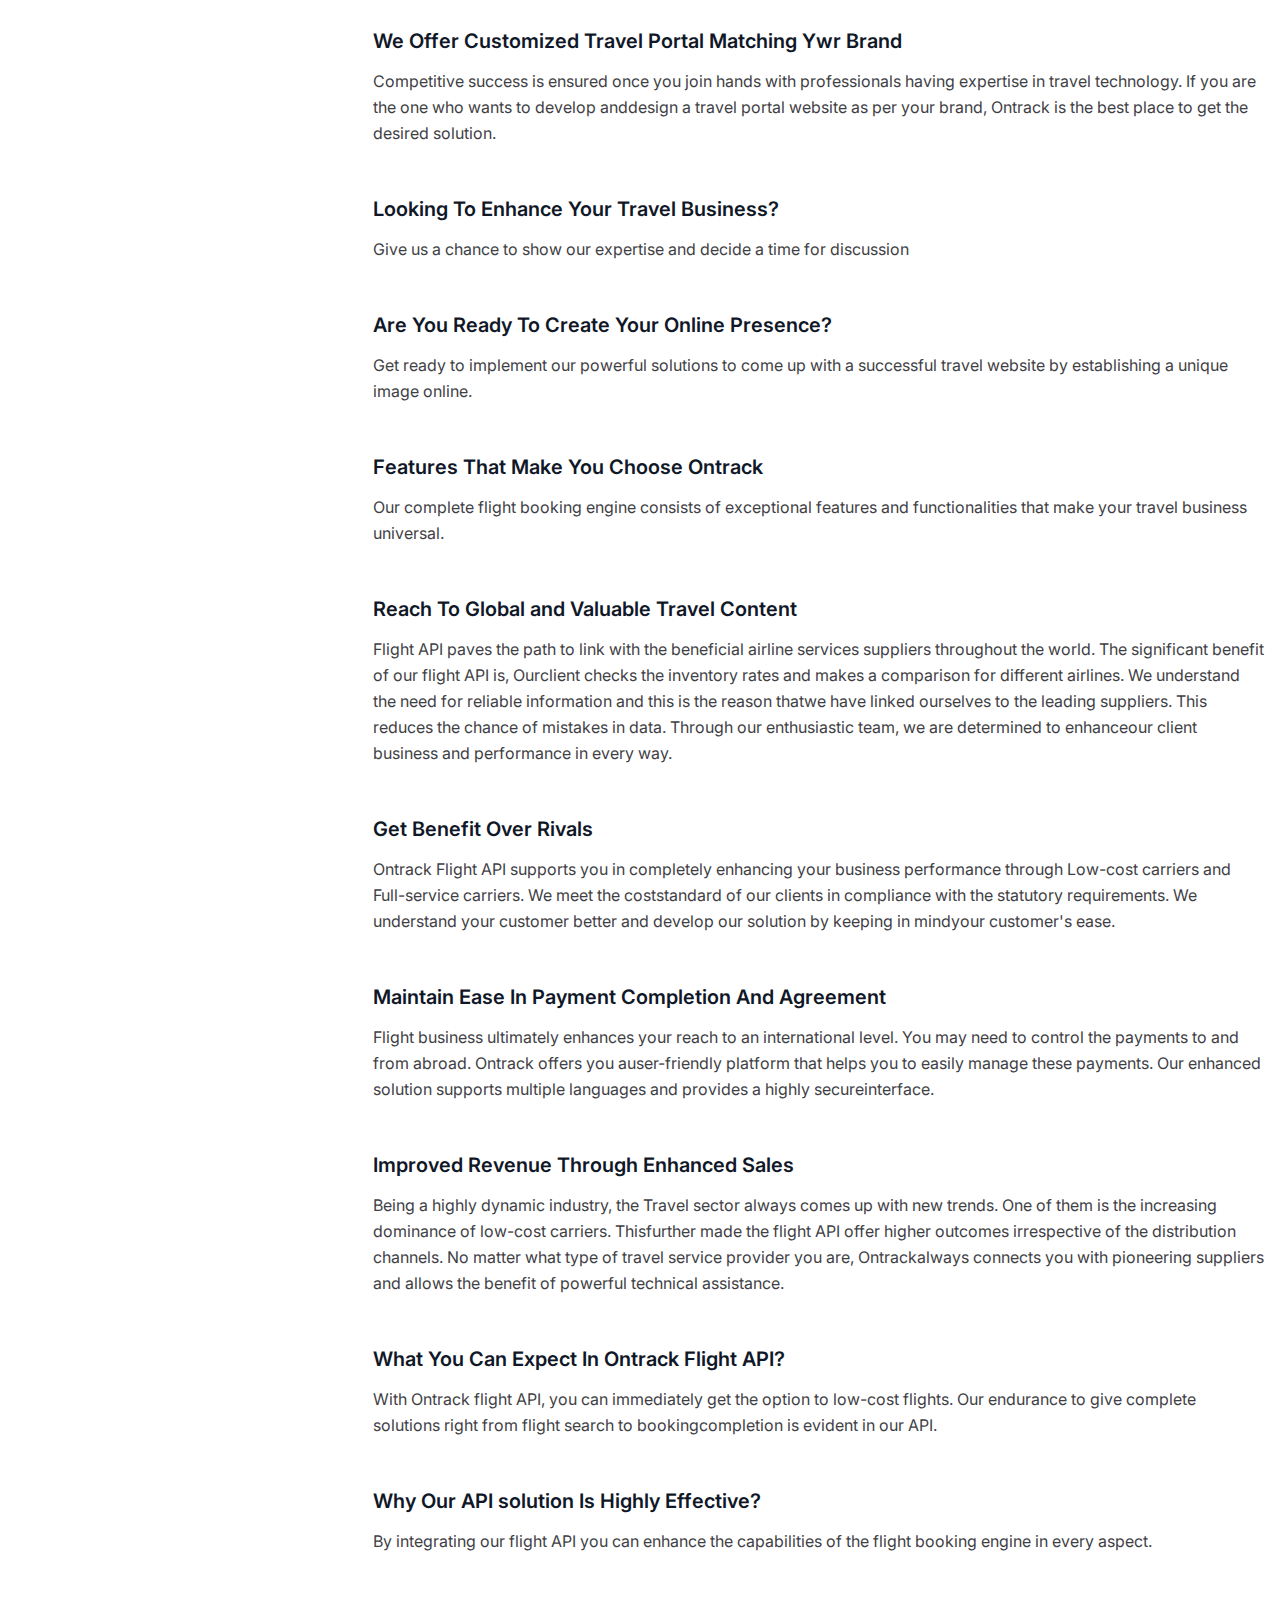
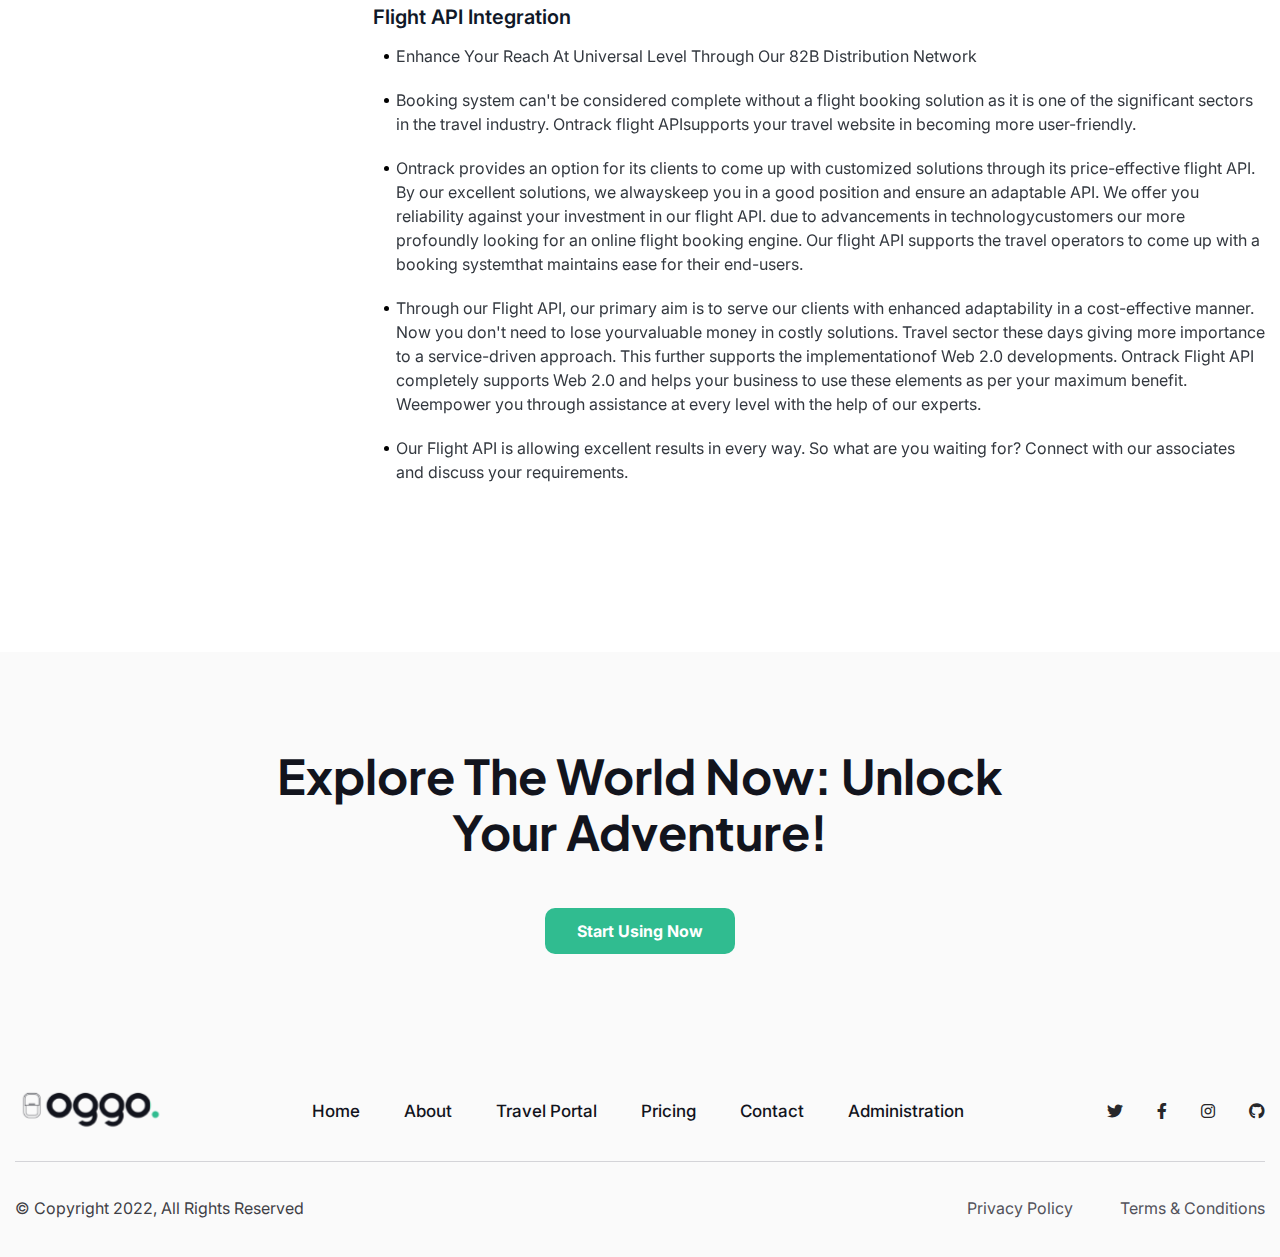
<file: flight.html>
<!DOCTYPE html>
<html lang="en">
<head>
   <meta charset="UTF-8">
   <meta http-equiv="X-UA-Compatible" content="IE=edge">
   <meta name="viewport" content="width=device-width, initial-scale=1.0">
   <title>Traviaoto - Flight Suppliers</title>
   <link rel="shortcut icon" href="assets/images/favicon.png" type="image/x-icon">
   <!-- Bootstrap Css -->
   <link rel="stylesheet" href="assets/css/bootstrap.min.css">
   <!-- Font-Awesome -->
   <link rel="stylesheet" href="assets/css/fontaswesome.min.css">
   <!-- Style Css -->
   <link rel="stylesheet" href="assets/css/style.css">
   <!-- Responsive Css -->
   <link rel="stylesheet" href="assets/css/responsive.css">
</head>
<body>
   
   <!-- Start: Header Area -->
   <header class="flight_header">
      <div class="header-area">
         <div class="container">
            <div class="header-menu">
               <div class="header-logo">
                  <a href="index.html"><img src="assets/images/logo.svg" alt="logo-img"/></a>
               </div>
               <div class="header-display">
                  <div class="header-nav-area">
                     <div class="header-nav">
                        <nav>
                           <ul>
                              <li><a href="index.html">Home</a></li>
                              <li><a href="about.html">About</a></li>
                              <li><a href="travel-portal.html">Travel Portal</a></li>
                              <li><a href="hotel.html">Hotel Suppliers</a></li>
                              <li><a class="active" href="flight.html">Flight Suppliers</a></li>
                              <li><a href="pricing.html">Pricing</a></li>
                              <li><a href="contact.html">Contact</a></li>
                           </ul>
                        </nav>
                     </div>
                     <div class="header-button">
                        <a class="btn1" href="#">Get In Touch</a>
                     </div>
                  </div>
               </div>

               <!-- mobile menu -->
               <div class="mobile-menu">
                  <div id="nav-icon4" class="menu_icon">
                     <span></span>
                     <span></span>
                     <span></span>
                  </div>
               </div>

            </div>
         </div>
      </div>
      <!-- Start: Flight Banner Area -->
      <div class="flight_banner_area">
         <div class="container">
            <div class="row">
               <div class="col-md-12">
                  <div class="banner_title">
                     <p class="green_text">Flight Suppliers</p>
                     <h1>Flight Suppliers</h1>
                     <p>Flight API- Enhance Flight Booking Experience</p>
                  </div>
                  <div class="flight_banner_img">
                     <img src="assets/images/flight/flight-banner.png" alt="img">
                  </div>
               </div>
            </div>
         </div>
         <div class="flight_hero">
         </div>
      </div>
      <!-- End: Flight Banner Area -->
   </header>
   <!-- End: Header Area -->

   <!-- Start: Flight Content Area -->
   <section class="flight_content_area">
      <div class="container">
         <div class="row">
            <div class="col-md-12">
               <div class="flight_content">
                  <div class="flight_sitebar">
                     <div class="flight_sitebar_title">
                        <img src="assets/images/flight/flight-frame.png" alt="img">
                        <h5>Content</h5>
                     </div>
                     <ul>
                        <li><a href="flightID1">Ontrack API Designed To Open Up Success Avenues</a></li>
                        <li><a href="flightID2">Obtain Content From Different Suppliers</a></li>
                        <li><a href="flightID3">Supply Content Via Different Distribution Channels</a></li>
                        <li><a href="flightID2">Obtain Content From Different Suppliers</a></li>
                        <li><a href="flightID3">Supply Content Via Different Distribution Channels</a></li>
                        <li><a href="flightID4 ">Powerful Assistance</a></li>
                        <li><a href="flightID5">Complete API Integration To Reach Global Suppliers' Content</a></li>
                        <li><a href="flightID6">We Offer Customized Travel Portal Matching Ywr Brand</a></li>
                        <li><a href="flightID4">Looking To Enhance Your Travel Business?</a></li>
                     </ol>
                  </div>
                  <div class="flight_right_content">
                     <div class="flight_content_pera" id="flightID1">
                        <h4>Ontrack API Designed To Open Up Success Avenues</h4>
                        <p>Being a leading travel technology solution provider, Ontrack XML API isoffering a powerful platform to connected travel associates. Our API solutionsupports them to gain access to the vast content of airline service providersacross the world.</p>
                     </div>
                     <div class="flight_content_pera"  id="flightID2">
                        <h4>Obtain Content From Different Suppliers</h4>
                        <p>We understand all of the sudden need of travel businesses for travel content from suppliers across the world. This may include major GDS, online traveloperators, destination management companies and other suppliers, etc. With our single-point solution, you can immediately check the prevailing prices andtravel products across the world. Apart from this, we offer our client assistance as and when required.</p>
                     </div>                     
                     <div class="flight_content_pera"  id="flightID3">
                        <h4>Supply Content Via Different Distribution Channels</h4>
                        <p>Being a competitive industry travel sector requires timely updates to meet their buyer requirements. By implementing our flight API, gain access to the dataof broad flight suppliers. Ontrack is providing you the platform to distribute through multiple supplier channels and serve your customers in the best possibleway.</p>
                     </div>                     
                     <div class="flight_content_pera"  id="flightID4">
                        <h4>Powerful Assistance</h4>
                        <p>A best flight supplier element is always comprised of factors such as integrity, powerful customer support, and assistance at every step. Compatibility andflawless experience are what drives the efforts of our team. Using our powerful solution one can meet the time gap at different locations.</p>
                     </div>                     
                     <div class="flight_content_pera"  id="flightID5">
                        <h4>Complete API Integration To Reach Global Suppliers' Content</h4>
                        <p>Ontrack API offers your organization to get access to leading GDS systems. Apart from this receive data from flight aggregators, and Low-Cost Carriers(LCCs). We are working hard to offer a single-point solution to our clients and delivering access to global inventory at best prices making it more evident.While developing solutions the only thing we kept in mind was that it allows the end-to-end solutions right from searching to final booking and after-salesupport.</p>
                     </div>                     
                     <div class="flight_content_pera"  id="flightID6">
                        <h4>We Offer Customized Travel Portal Matching Ywr Brand</h4>
                        <p>Competitive success is ensured once you join hands with professionals having expertise in travel technology. If you are the one who wants to develop anddesign a travel portal website as per your brand, Ontrack is the best place to get the desired solution.</p>
                     </div>                     
                     <div class="flight_content_pera"  id="flightID7">
                        <h4>Looking To Enhance Your Travel Business?</h4>
                        <p>Give us a chance to show our expertise and decide a time for discussion</p>
                     </div>                     
                     <div class="flight_content_pera"  id="flightID8">
                        <h4>Are You Ready To Create Your Online Presence?</h4>
                        <p>Get ready to implement our powerful solutions to come up with a successful travel website by establishing a unique image online.</p>
                     </div>                     
                     <div class="flight_content_pera"  id="flightID9">
                        <h4>Features That Make You Choose Ontrack</h4>
                        <p>Our complete flight booking engine consists of exceptional features and functionalities that make your travel business universal.</p>
                     </div>                     
                     <div class="flight_content_pera"  id="flightID10">
                        <h4>Reach To Global and Valuable Travel Content</h4>
                        <p>Flight API paves the path to link with the beneficial airline services suppliers throughout the world. The significant benefit of our flight API is, Ourclient checks the inventory rates and makes a comparison for different airlines. We understand the need for reliable information and this is the reason thatwe have linked ourselves to the leading suppliers. This reduces the chance of mistakes in data. Through our enthusiastic team, we are determined to enhanceour client business and performance in every way.</p>
                     </div>                     
                     <div class="flight_content_pera"  id="flightID11">
                        <h4>Get Benefit Over Rivals</h4>
                        <p>Ontrack Flight API supports you in completely enhancing your business performance through Low-cost carriers and Full-service carriers. We meet the coststandard of our clients in compliance with the statutory requirements. We understand your customer better and develop our solution by keeping in mindyour customer's ease.</p>
                     </div>                     
                     <div class="flight_content_pera"  id="flightID12">
                        <h4>Maintain Ease In Payment Completion And Agreement</h4>
                        <p>Flight business ultimately enhances your reach to an international level. You may need to control the payments to and from abroad. Ontrack offers you auser-friendly platform that helps you to easily manage these payments. Our enhanced solution supports multiple languages and provides a highly secureinterface.</p>
                     </div>                     
                     <div class="flight_content_pera"  id="flightID13">
                        <h4>Improved Revenue Through Enhanced Sales</h4>
                        <p>Being a highly dynamic industry, the Travel sector always comes up with new trends. One of them is the increasing dominance of low-cost carriers. Thisfurther made the flight API offer higher outcomes irrespective of the distribution channels. No matter what type of travel service provider you are, Ontrackalways connects you with pioneering suppliers and allows the benefit of powerful technical assistance.</p>
                     </div>                     
                     <div class="flight_content_pera"  id="flightID14">
                        <h4>What You Can Expect In Ontrack Flight API?</h4>
                        <p>With Ontrack flight API, you can immediately get the option to low-cost flights. Our endurance to give complete solutions right from flight search to bookingcompletion is evident in our API.</p>
                     </div>                     
                     <div class="flight_content_pera"  id="flightID15">
                        <h4>Why Our API solution Is Highly Effective?</h4>
                        <p>By integrating our flight API you can enhance the capabilities of the flight booking engine in every aspect.</p>
                     </div>                     
                     <div class="flight_content_pera"  id="flightID16">
                        <h4>Flight API Integration</h4>
                        <ol>
                        <li>Enhance Your Reach At Universal Level Through Our 82B Distribution Network</li>
                        <li>Booking system can't be considered complete without a flight booking solution as it is one of the significant sectors in the travel industry. Ontrack flight APIsupports your travel website in becoming more user-friendly.</li>
                        <li>Ontrack provides an option for its clients to come up with customized solutions through its price-effective flight API. By our excellent solutions, we alwayskeep you in a good position and ensure an adaptable API. We offer you reliability against your investment in our flight API. due to advancements in technologycustomers our more profoundly looking for an online flight booking engine. Our flight API supports the travel operators to come up with a booking systemthat maintains ease for their end-users.</li>
                        <li>Through our Flight API, our primary aim is to serve our clients with enhanced adaptability in a cost-effective manner. Now you don't need to lose yourvaluable money in costly solutions. Travel sector these days giving more importance to a service-driven approach. This further supports the implementationof Web 2.0 developments. Ontrack Flight API completely supports Web 2.0 and helps your business to use these elements as per your maximum benefit. Weempower you through assistance at every level with the help of our experts.</li>
                        <li>Our Flight API is allowing excellent results in every way. So what are you waiting for? Connect with our associates and discuss your requirements.</li>
                        </ol>
                     </div>                     
                  </div>
               </div>
            </div>
         </div>
      </div>
   </section>
   <!-- End: Flight Content Area -->

   <!-- Start: Footer Area -->
   <footer class="footer_area">
      <div class="container">
         <div class="row">
            <div class="col-md-12">
               <div class="footer_top">
                  <h2>Explore the world now: Unlock your adventure!</h2>
                  <div class="footer_button">
                     <a class="btn1 btn2" href="#">Start Using Now</a>
                  </div>
               </div>
               <div class="footer_bottom">
                  <div class="footer_logo">
                     <a href="index.html"><img src="assets/images/logo.svg" alt="Footer_img"></a>
                  </div>
                  <div class="footer_menu">
                     <ul>
                        <li><a href="index.html">Home</a></li>
                        <li><a href="about.html">About</a></li>
                        <li><a href="travel-portal.html">Travel Portal</a></li>
                        <li><a href="pricing.html">Pricing</a></li>
                        <li><a href="contact.html">Contact</a></li>
                        <li><a href="#">Administration</a></li>
                     </ul>
                  </div>
                  <div class="social_icon">
                     <ul>
                        <li><a href="#"><i class="fa-brands fa-twitter"></i></a></li>
                        <li><a href="#"><i class="fa-brands fa-facebook-f"></i></a></li>
                        <li><a href="#"><i class="fa-brands fa-instagram"></i></a></li>
                        <li><a href="#"><i class="fa-brands fa-github"></i></a></li>
                     </ul>
                  </div>
               </div>
               <div class="footer_copy_right">
                  <div class="copy_right_left">
                     <p>© Copyright 2022, All Rights Reserved</p>
                  </div>
                  <div class="copy_right_right">
                     <ul>
                        <li><a href="#">Privacy Policy</a></li>
                        <li><a href="#">Terms & Conditions</a></li>
                     </ul>
                  </div>
               </div>
            </div>
         </div>
      </div>
   </footer>
   <!-- End: Footer Area -->

   

   

   <!-- Js Files -->
   <script src="assets/js/jquery-3.6.1.min.js"></script>
   <script src="assets/js/script.js"></script>
</body>
</html>
</file>
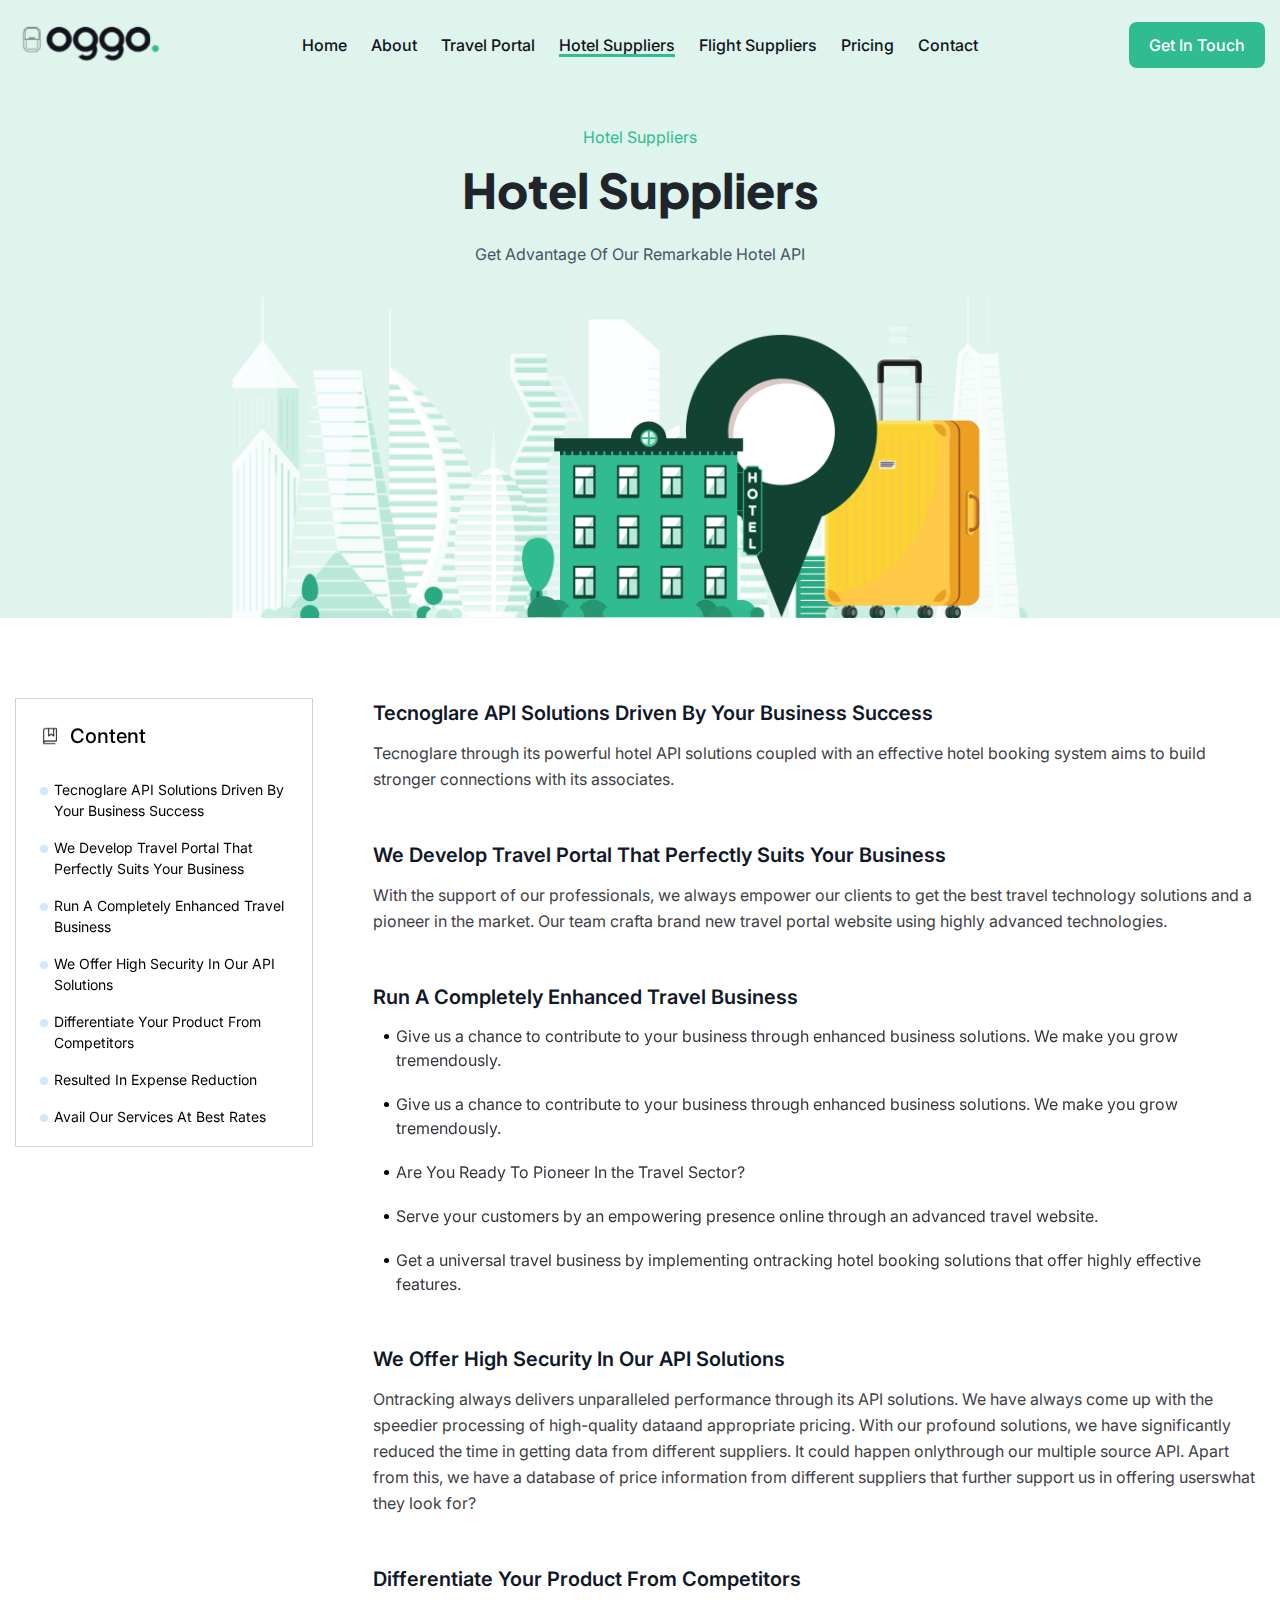
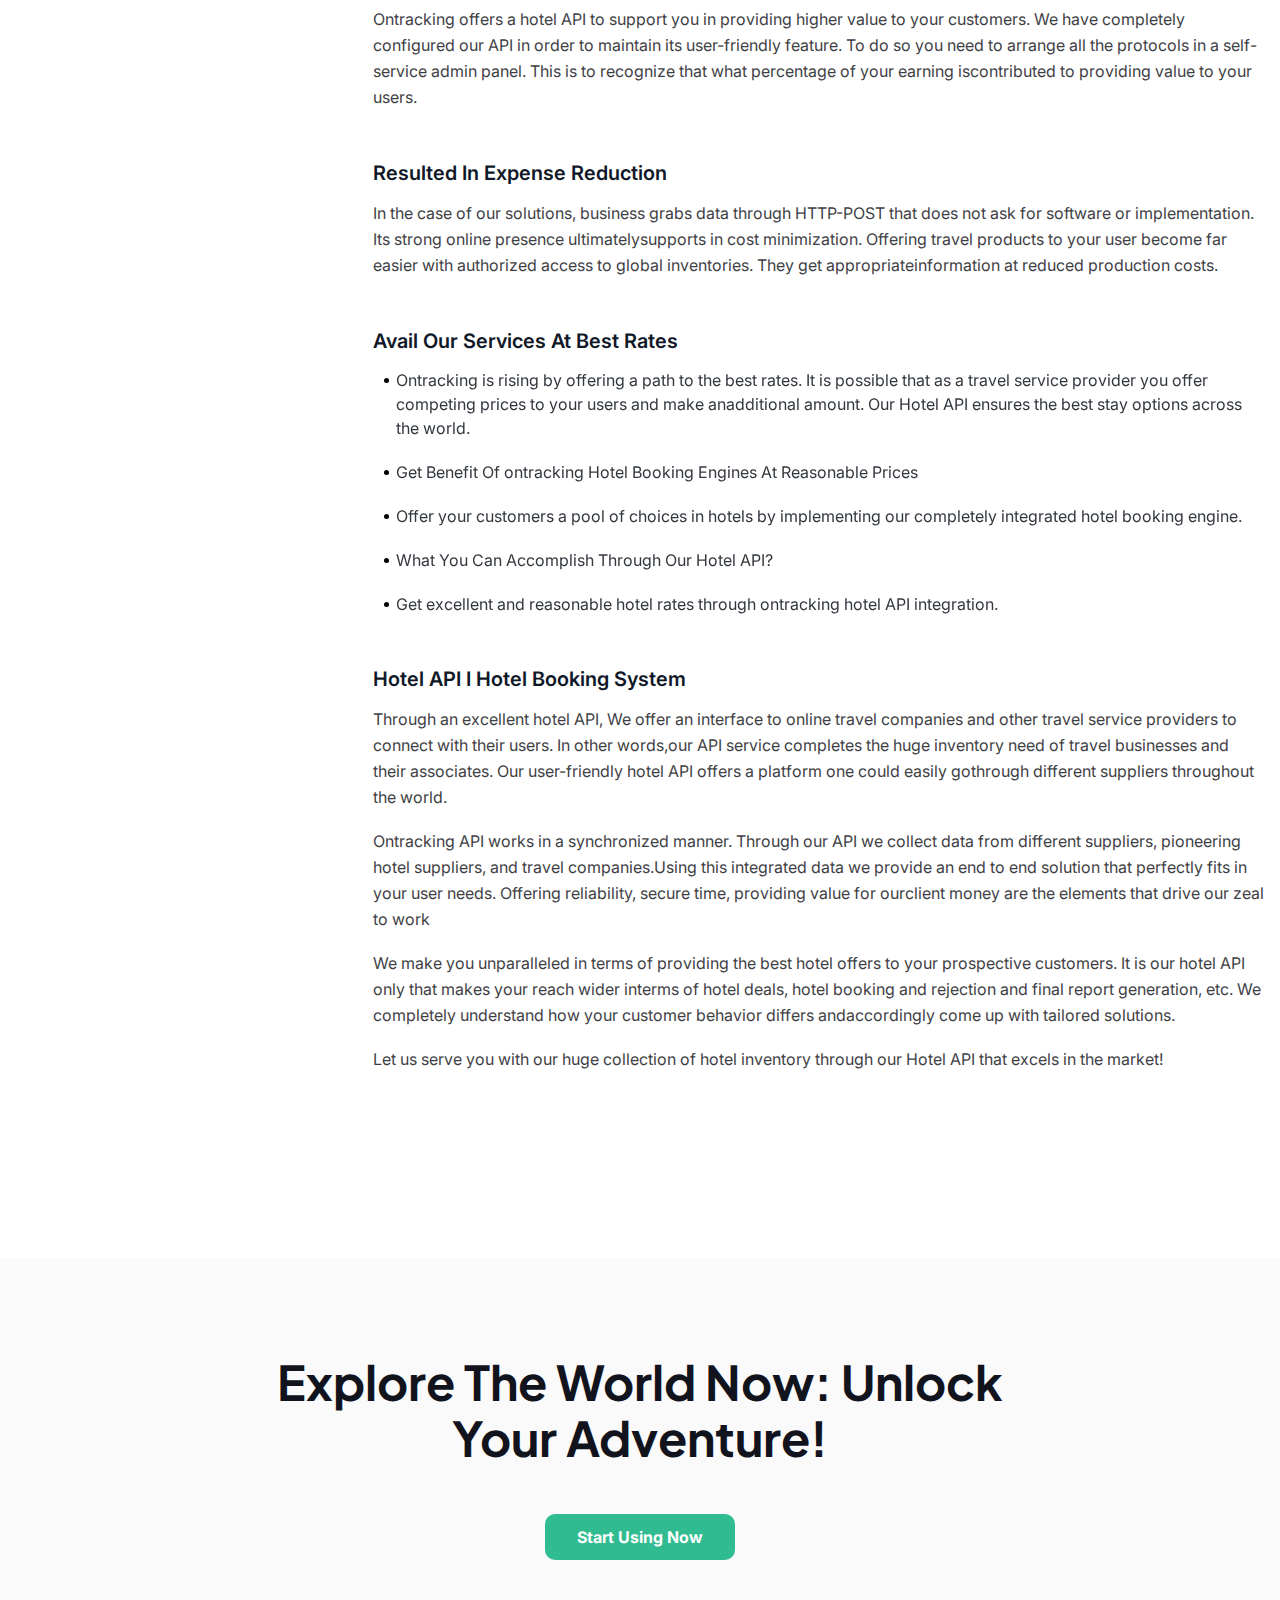
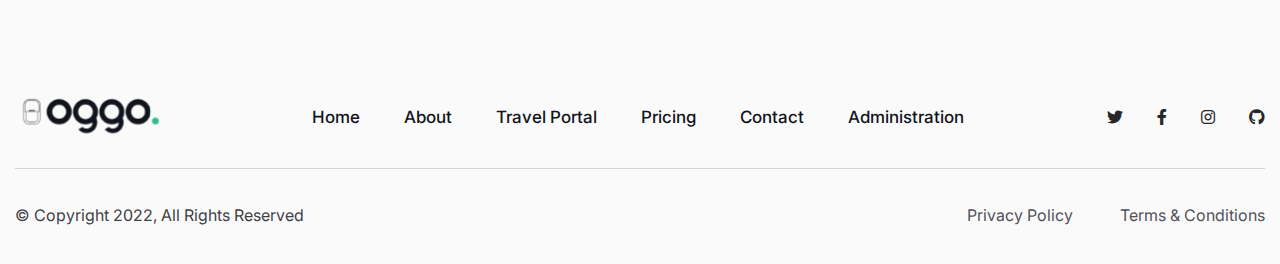
<file: hotel.html>
<!DOCTYPE html>
<html lang="en">
<head>
   <meta charset="UTF-8">
   <meta http-equiv="X-UA-Compatible" content="IE=edge">
   <meta name="viewport" content="width=device-width, initial-scale=1.0">
   <title>Traviaoto - Hotel Suppliers</title>
   <link rel="shortcut icon" href="assets/images/favicon.png" type="image/x-icon">
   <!-- Bootstrap Css -->
   <link rel="stylesheet" href="assets/css/bootstrap.min.css">
   <!-- Font-Awesome -->
   <link rel="stylesheet" href="assets/css/fontaswesome.min.css">
   <!-- Style Css -->
   <link rel="stylesheet" href="assets/css/style.css">
   <!-- Responsive Css -->
   <link rel="stylesheet" href="assets/css/responsive.css">
</head>
<body>
   
   <!-- Start: Header Area -->
   <header class="hotel_header">
      <div class="header-area">
         <div class="container">
            <div class="header-menu">
               <div class="header-logo">
                  <a href="index.html"><img src="assets/images/logo.svg" alt="logo-img"/></a>
               </div>
               <div class="header-display">
                  <div class="header-nav-area">
                     <div class="header-nav">
                        <nav>
                           <ul>
                              <li><a href="index.html">Home</a></li>
                              <li><a href="about.html">About</a></li>
                              <li><a href="travel-portal.html">Travel Portal</a></li>
                              <li><a class="active" href="hotel.html">Hotel Suppliers</a></li>
                              <li><a href="flight.html">Flight Suppliers</a></li>
                              <li><a href="pricing.html">Pricing</a></li>
                              <li><a href="contact.html">Contact</a></li>
                           </ul>
                        </nav>
                     </div>
                     <div class="header-button">
                        <a class="btn1" href="#">Get In Touch</a>
                     </div>
                  </div>
               </div>

               <!-- mobile menu -->
               <div class="mobile-menu">
                  <div id="nav-icon4" class="menu_icon">
                     <span></span>
                     <span></span>
                     <span></span>
                  </div>
               </div>

            </div>
         </div>
      </div>
      <!-- Start: Flight Banner Area -->
      <div class="flight_banner_area">
         <div class="container">
            <div class="row">
               <div class="col-md-12">
                  <div class="banner_title">
                     <p class="green_text">Hotel Suppliers</p>
                     <h1>Hotel Suppliers</h1>
                     <p>Get Advantage Of Our Remarkable Hotel API</p>
                  </div>
                  <div class="hotel_banner_img ">
                     <img src="assets/images/hotel/hotel.png" alt="img">
                  </div>
               </div>
            </div>
         </div>
      </div>
      <!-- End: Flight Banner Area -->
   </header>
   <!-- End: Header Area -->

   <!-- Start: Flight Content Area -->
   <section class="flight_content_area">
      <div class="container">
         <div class="row">
            <div class="col-md-12">
               <div class="flight_content">
                  <div class="flight_sitebar hotel_sitebar">
                     <div class="flight_sitebar_title">
                        <img src="assets/images/flight/flight-frame.png" alt="img">
                        <h5>Content</h5>
                     </div>
                     <ul>
                        <li><a href="flightID1">Tecnoglare API Solutions Driven By Your Business Success</a></li>
                        <li><a href="flightID2">We Develop Travel Portal That Perfectly Suits Your Business</a></li>
                        <li><a href="flightID3">Run A Completely Enhanced Travel Business</a></li>
                        <li><a href="flightID2">We Offer High Security In Our API Solutions</a></li>
                        <li><a href="flightID3">Differentiate Your Product From Competitors</a></li>
                        <li><a href="flightID4 ">Resulted In Expense Reduction</a></li>
                        <li><a href="flightID5">Avail Our Services At Best Rates</a></li>
                        <li><a href="flightID6">Hotel API I Hotel Booking System</a></li>
                     </ol>
                  </div>
                  <div class="flight_right_content">
                     <div class="flight_content_pera" id="flightID1">
                        <h4>Tecnoglare API Solutions Driven By Your Business Success</h4>
                        <p>Tecnoglare through its powerful hotel API solutions coupled with an effective
                           hotel booking system aims to build stronger connections with its associates.</p>
                     </div>
                     <div class="flight_content_pera"  id="flightID2">
                        <h4>We Develop Travel Portal That Perfectly Suits Your Business</h4>
                        <p>With the support of our professionals, we always empower our clients to get the best travel technology solutions and a pioneer in the market. Our team crafta brand new travel portal website using highly advanced technologies.</p>
                     </div>    
                     <div class="flight_content_pera"  id="flightID16">
                        <h4>Run A Completely Enhanced Travel Business</h4>
                        <ol>
                        <li>Give us a chance to contribute to your business through enhanced business solutions. We make you grow tremendously.</li>
                        <li>Give us a chance to contribute to your business through enhanced business solutions. We make you grow tremendously.</li>
                        <li>Are You Ready To Pioneer In the Travel Sector?</li>
                        <li>Serve your customers by an empowering presence online through an advanced travel website.</li>
                        <li>Get a universal travel business by implementing ontracking hotel booking solutions that offer highly effective features.</li>
                        </ol>
                     </div>    
                     <div class="flight_content_pera" id="flightID1">
                        <h4>We Offer High Security In Our API Solutions</h4>
                        <p>Ontracking always delivers unparalleled performance through its API solutions. We have always come up with the speedier processing of high-quality dataand appropriate pricing. With our profound solutions, we have significantly reduced the time in getting data from different suppliers. It could happen onlythrough our multiple source API. Apart from this, we have a database of price information from different suppliers that further support us in offering userswhat they look for?</p>
                     </div>                 
                     <div class="flight_content_pera" id="flightID1">
                        <h4>Differentiate Your Product From Competitors</h4>
                        <p>Ontracking offers a hotel API to support you in providing higher value to your customers. We have completely configured our API in order to maintain its user-friendly feature. To do so you need to arrange all the protocols in a self-service admin panel. This is to recognize that what percentage of your earning iscontributed to providing value to your users.</p>
                     </div>                 
                     <div class="flight_content_pera" id="flightID1">
                        <h4>Resulted In Expense Reduction</h4>
                        <p>In the case of our solutions, business grabs data through HTTP-POST that does not ask for software or implementation. Its strong online presence ultimatelysupports in cost minimization. Offering travel products to your user become far easier with authorized access to global inventories. They get appropriateinformation at reduced production costs.</p>
                     </div>                 
                     <div class="flight_content_pera" id="flightID1">
                        <h4>Avail Our Services At Best Rates</h4>
                        <ol>
                           <li>Ontracking is rising by offering a path to the best rates. It is possible that as a travel service provider you offer competing prices to your users and make anadditional amount. Our Hotel API ensures the best stay options across the world.</li>
                           <li>Get Benefit Of ontracking Hotel Booking Engines At Reasonable Prices</li>
                           <li>Offer your customers a pool of choices in hotels by implementing our completely integrated hotel booking engine.</li>
                           <li>What You Can Accomplish Through Our Hotel API?</li>
                           <li>Get excellent and reasonable hotel rates through ontracking hotel API integration.</li>
                        </ol>
                     </div>                 
                     <div class="flight_content_pera hotel_pera" id="flightID1">
                        <h4>Hotel API I Hotel Booking System</h4>
                        <p>Through an excellent hotel API, We offer an interface to online travel companies and other travel service providers to connect with their users. In other words,our API service completes the huge inventory need of travel businesses and their associates. Our user-friendly hotel API offers a platform one could easily gothrough different suppliers throughout the world.</p>
                        <p>Ontracking API works in a synchronized manner. Through our API we collect data from different suppliers, pioneering hotel suppliers, and travel companies.Using this integrated data we provide an end to end solution that perfectly fits in your user needs. Offering reliability, secure time, providing value for ourclient money are the elements that drive our zeal to work</p>
                        <p>We make you unparalleled in terms of providing the best hotel offers to your prospective customers. It is our hotel API only that makes your reach wider interms of hotel deals, hotel booking and rejection and final report generation, etc. We completely understand how your customer behavior differs andaccordingly come up with tailored solutions.</p>
                        <p>Let us serve you with our huge collection of hotel inventory through our Hotel API that excels in the market!</p>
                     </div>                 
                  </div>
               </div>
            </div>
         </div>
      </div>
   </section>
   <!-- End: Flight Content Area -->

   <!-- Start: Footer Area -->
   <footer class="footer_area">
      <div class="container">
         <div class="row">
            <div class="col-md-12">
               <div class="footer_top">
                  <h2>Explore the world now: Unlock your adventure!</h2>
                  <div class="footer_button">
                     <a class="btn1 btn2" href="#">Start Using Now</a>
                  </div>
               </div>
               <div class="footer_bottom">
                  <div class="footer_logo">
                     <a href="index.html"><img src="assets/images/logo.svg" alt="Footer_img"></a>
                  </div>
                  <div class="footer_menu">
                     <ul>
                        <li><a href="index.html">Home</a></li>
                        <li><a href="about.html">About</a></li>
                        <li><a href="travel-portal.html">Travel Portal</a></li>
                        <li><a href="pricing.html">Pricing</a></li>
                        <li><a href="contact.html">Contact</a></li>
                        <li><a href="#">Administration</a></li>
                     </ul>
                  </div>
                  <div class="social_icon">
                     <ul>
                        <li><a href="#"><i class="fa-brands fa-twitter"></i></a></li>
                        <li><a href="#"><i class="fa-brands fa-facebook-f"></i></a></li>
                        <li><a href="#"><i class="fa-brands fa-instagram"></i></a></li>
                        <li><a href="#"><i class="fa-brands fa-github"></i></a></li>
                     </ul>
                  </div>
               </div>
               <div class="footer_copy_right">
                  <div class="copy_right_left">
                     <p>© Copyright 2022, All Rights Reserved</p>
                  </div>
                  <div class="copy_right_right">
                     <ul>
                        <li><a href="#">Privacy Policy</a></li>
                        <li><a href="#">Terms & Conditions</a></li>
                     </ul>
                  </div>
               </div>
            </div>
         </div>
      </div>
   </footer>
   <!-- End: Footer Area -->

   

   

   <!-- Js Files -->
   <script src="assets/js/jquery-3.6.1.min.js"></script>
   <script src="assets/js/script.js"></script>
</body>
</html>
</file>
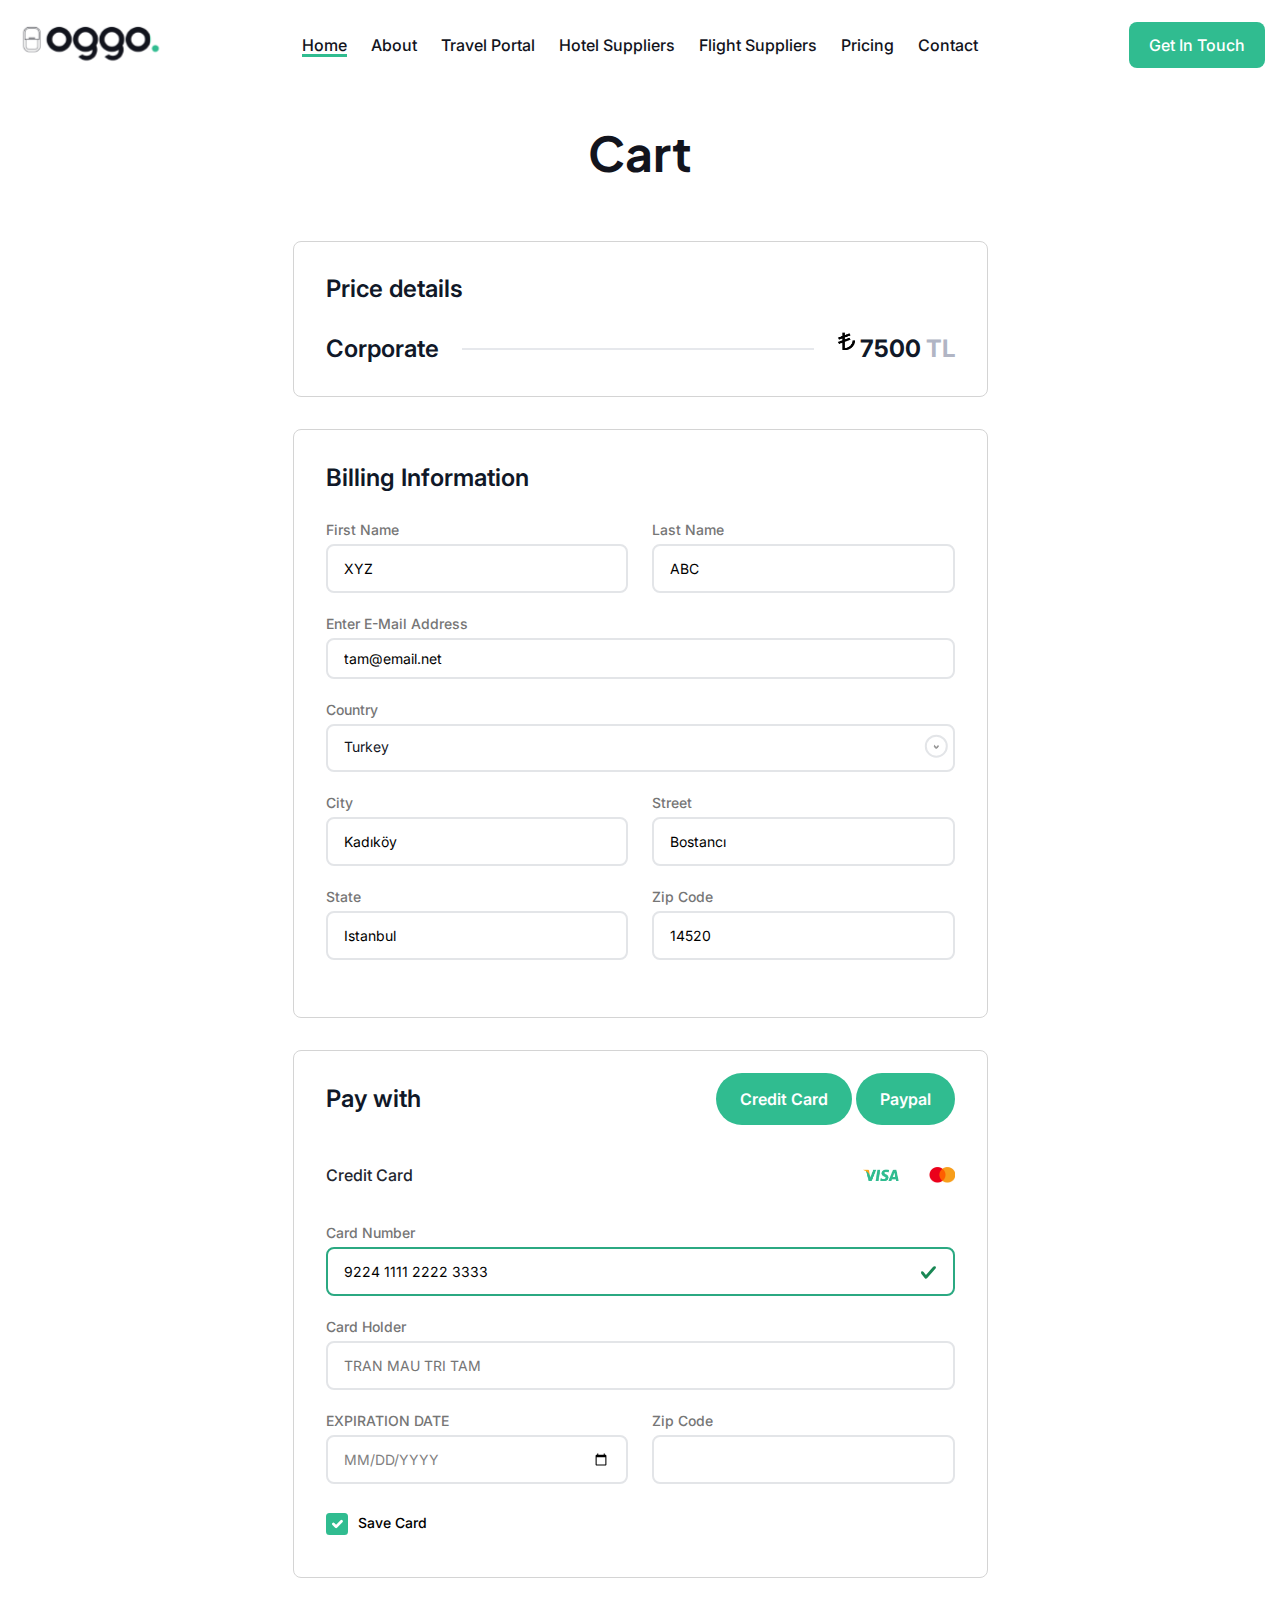
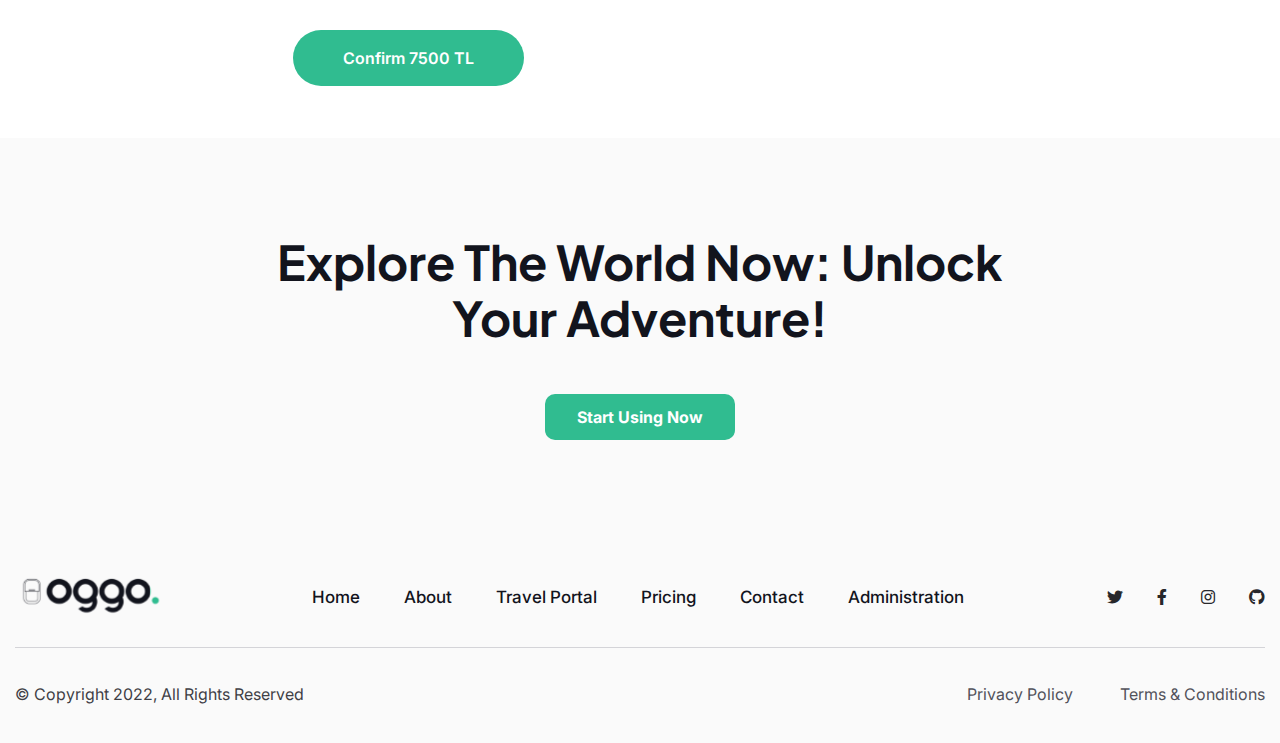
<file: pricing-cart copy.html>
<!DOCTYPE html>
<html lang="en">
<head>
   <meta charset="UTF-8">
   <meta http-equiv="X-UA-Compatible" content="IE=edge">
   <meta name="viewport" content="width=device-width, initial-scale=1.0">
   <title>Traviaoto - Pricing Plan</title>
   <link rel="shortcut icon" href="assets/images/favicon.png" type="image/x-icon">
   <!-- Bootstrap Css -->
   <link rel="stylesheet" href="assets/css/bootstrap.min.css">
   <!-- Font-Awesome -->
   <link rel="stylesheet" href="assets/css/fontaswesome.min.css">
   <!-- Nice Select -->
   <link rel="stylesheet" href="assets/css/nice-select.css">
   <!-- Style Css -->
   <link rel="stylesheet" href="assets/css/style.css">
   <!-- Responsive Css -->
   <link rel="stylesheet" href="assets/css/responsive.css">
</head>
<body>
   
   <!-- Start: Header Area -->
   <header>
      <div class="header-area">
         <div class="container">
            <div class="header-menu">
               <div class="header-logo">
                  <a href="index.html"><img src="assets/images/logo.svg" alt="logo-img"/></a>
               </div>
               <div class="header-display">
                  <div class="header-nav-area">
                     <div class="header-nav">
                        <nav>
                           <ul>
                              <li><a class="active" href="index.html">Home</a></li>
                              <li><a href="about.html">About</a></li>
                              <li><a href="travel-portal.html">Travel Portal</a></li>
                              <li><a href="hotel.html">Hotel Suppliers</a></li>
                              <li><a href="flight.html">Flight Suppliers</a></li>
                              <li><a href="pricing.html">Pricing</a></li>
                              <li><a href="contact.html">Contact</a></li>
                           </ul>
                        </nav>
                     </div>
                     <div class="header-button">
                        <a class="btn1" href="#">Get In Touch</a>
                     </div>
                  </div>
               </div>

               <!-- mobile menu -->
               <div class="mobile-menu">
                  <div id="nav-icon4" class="menu_icon">
                     <span></span>
                     <span></span>
                     <span></span>
                  </div>
               </div>

            </div>
         </div>
      </div>
   </header>
   <!-- End: Header Area -->

   <!-- Start: Cart Area -->
   <section class="cart_area">
      <div class="container">
        <div class="row">
            <div class="col-md-12">
               <div class="cart">
                  <div class="cart_title">
                     <h2>Cart</h2>
                  </div>
                  <div class="price_details">
                     <h4>Price details</h4>
                     <div class="corporate">
                        <h4>Corporate</h4>
                        <span></span>
                        <div class="cart_price">
                           <img src="assets/images/pricingCart/Black.png" alt="icon"> 
                           <h4>7500 <p>TL</p></h4>
                        </div>
                     </div>
                  </div>
                  <div class="billing_Info_area">
                     <h4>Billing Information</h4>
                     <form action="#" method="POST">
                        <div class="touch_from_top">
                           <div class="name_field">
                              <label for="name">First name</label>
                              <input type="text" name="name" id="name" value="XYZ">
                           </div>
                           <div class="name_field">
                              <label for="name">Last Name</label>
                              <input type="text" name="name" id="name" value="ABC">
                           </div>
                        </div>
                        <label for="email">Enter e-mail address</label>
                        <input type="email" name="email" id="email" class="small_padding" value="tam@email.net">


                        <label for="country">Country</label>
                        <select data-display="Select" class="select-option" name="" id="country">
                           <option value="Turkey">Turkey</option>
                           <option value="America">America</option>
                           <option value="Canada">Canada</option>
                           <option value="India">India</option>
                        </select>

                        <div class="touch_from_top">
                           <div class="name_field">
                              <label for="name">City</label>
                              <input type="text" name="name" id="name" value="Kadıköy">
                           </div>
                           <div class="name_field">
                              <label for="name">Street</label>
                              <input type="text" name="name" id="name" value="Bostancı">
                           </div>
                        </div>

                        <div class="touch_from_top">
                           <div class="name_field">
                              <label for="name">State</label>
                              <input type="text" name="name" id="name" value="Istanbul">
                           </div>
                           <div class="name_field">
                              <label for="name">zip code</label>
                              <input type="text" name="name" id="name" value="14520">
                           </div>
                        </div>
                                            
                     </form>
                  </div>
                  <div class="billing_Info_area pay_area">
                     <div class="pay_title">
                        <h4>Pay with</h4>
                        <div class="cradite_card">
                           <a href="#" class="btn1 btn3">Credit Card</a>
                           <a href="#" class="btn1 btn3 btn_hover">Paypal</a>
                        </div>
                     </div>
                     
                     <div class="cradite_card2">
                        <p>Credit Card</p>
                        <div class="card_img">
                           <img src="assets/images/pricingCart/Visa.png" alt="logo">
                           <img class="card_icon2" src="assets/images/pricingCart/layer1.png" alt="logo">
                        </div>
                     </div>
                     
                     <form action="#" method="POST">

                        <label for="number">card number</label>
                        <input type="number" name="number" id="number" class="form-control is-valid" placeholder="9224 1111 2222 3333">

                        <label for="holder">card holder</label>
                        <input type="text" name="name" id="holder"  placeholder="TRAN MAU TRI TAM">


                        <div class="touch_from_top">
                           <div class="name_field">
                              <label for="date">EXPIRATION DATE</label>
                              <input type="date" name="date" id="date" placeholder="MM / YY">
                           </div>
                           <div class="name_field">
                              <label for="cvc">zip code</label>
                              <input type="text" name="name" id="cvc" >
                           </div>
                        </div>
                        <div class="PayCheckbox">
                           <input class="form-check-input is-valid" type="checkbox" value="" id="invalidCheck3" aria-describedby="invalidCheck3Feedback" required checked>
                           <label for="invalidCheck3">
                              Save Card
                           </label>
                        </div>           
                     </form>
                  </div>
                  <div class="confirm_btn">
                     <button type="submit" class="btn1 btn3">Confirm 7500 TL</button>
                  </div>
               </div>
            </div>
        </div>
      </div>
   </section>
   <!-- End: Touch Area -->

   <!-- Start: Footer Area -->
   <footer class="footer_area">
      <div class="container">
         <div class="row">
            <div class="col-md-12">
               <div class="footer_top">
                  <h2>Explore the world now: Unlock your adventure!</h2>
                  <div class="footer_button">
                     <a class="btn1 btn2" href="#">Start Using Now</a>
                  </div>
               </div>
               <div class="footer_bottom">
                  <div class="footer_logo">
                     <a href="index.html"><img src="assets/images/logo.svg" alt="Footer_img"></a>
                  </div>
                  <div class="footer_menu">
                     <ul>
                        <li><a href="index.html">Home</a></li>
                        <li><a href="about.html">About</a></li>
                        <li><a href="travel-portal.html">Travel Portal</a></li>
                        <li><a href="pricing.html">Pricing</a></li>
                        <li><a href="contact.html">Contact</a></li>
                        <li><a href="#">Administration</a></li>
                     </ul>
                  </div>
                  <div class="social_icon">
                     <ul>
                        <li><a href="#"><i class="fa-brands fa-twitter"></i></a></li>
                        <li><a href="#"><i class="fa-brands fa-facebook-f"></i></a></li>
                        <li><a href="#"><i class="fa-brands fa-instagram"></i></a></li>
                        <li><a href="#"><i class="fa-brands fa-github"></i></a></li>
                     </ul>
                  </div>
               </div>
               <div class="footer_copy_right">
                  <div class="copy_right_left">
                     <p>© Copyright 2022, All Rights Reserved</p>
                  </div>
                  <div class="copy_right_right">
                     <ul>
                        <li><a href="#">Privacy Policy</a></li>
                        <li><a href="#">Terms & Conditions</a></li>
                     </ul>
                  </div>
               </div>
            </div>
         </div>
      </div>
   </footer>
   <!-- End: Footer Area -->

   

   

   <!-- Js Files -->
   <script src="assets/js/jquery-3.6.1.min.js"></script>
   <script src="assets/js/jquery.nice-select.js"></script>
   <script src="assets/js/script.js"></script>
</body>
</html>
</file>
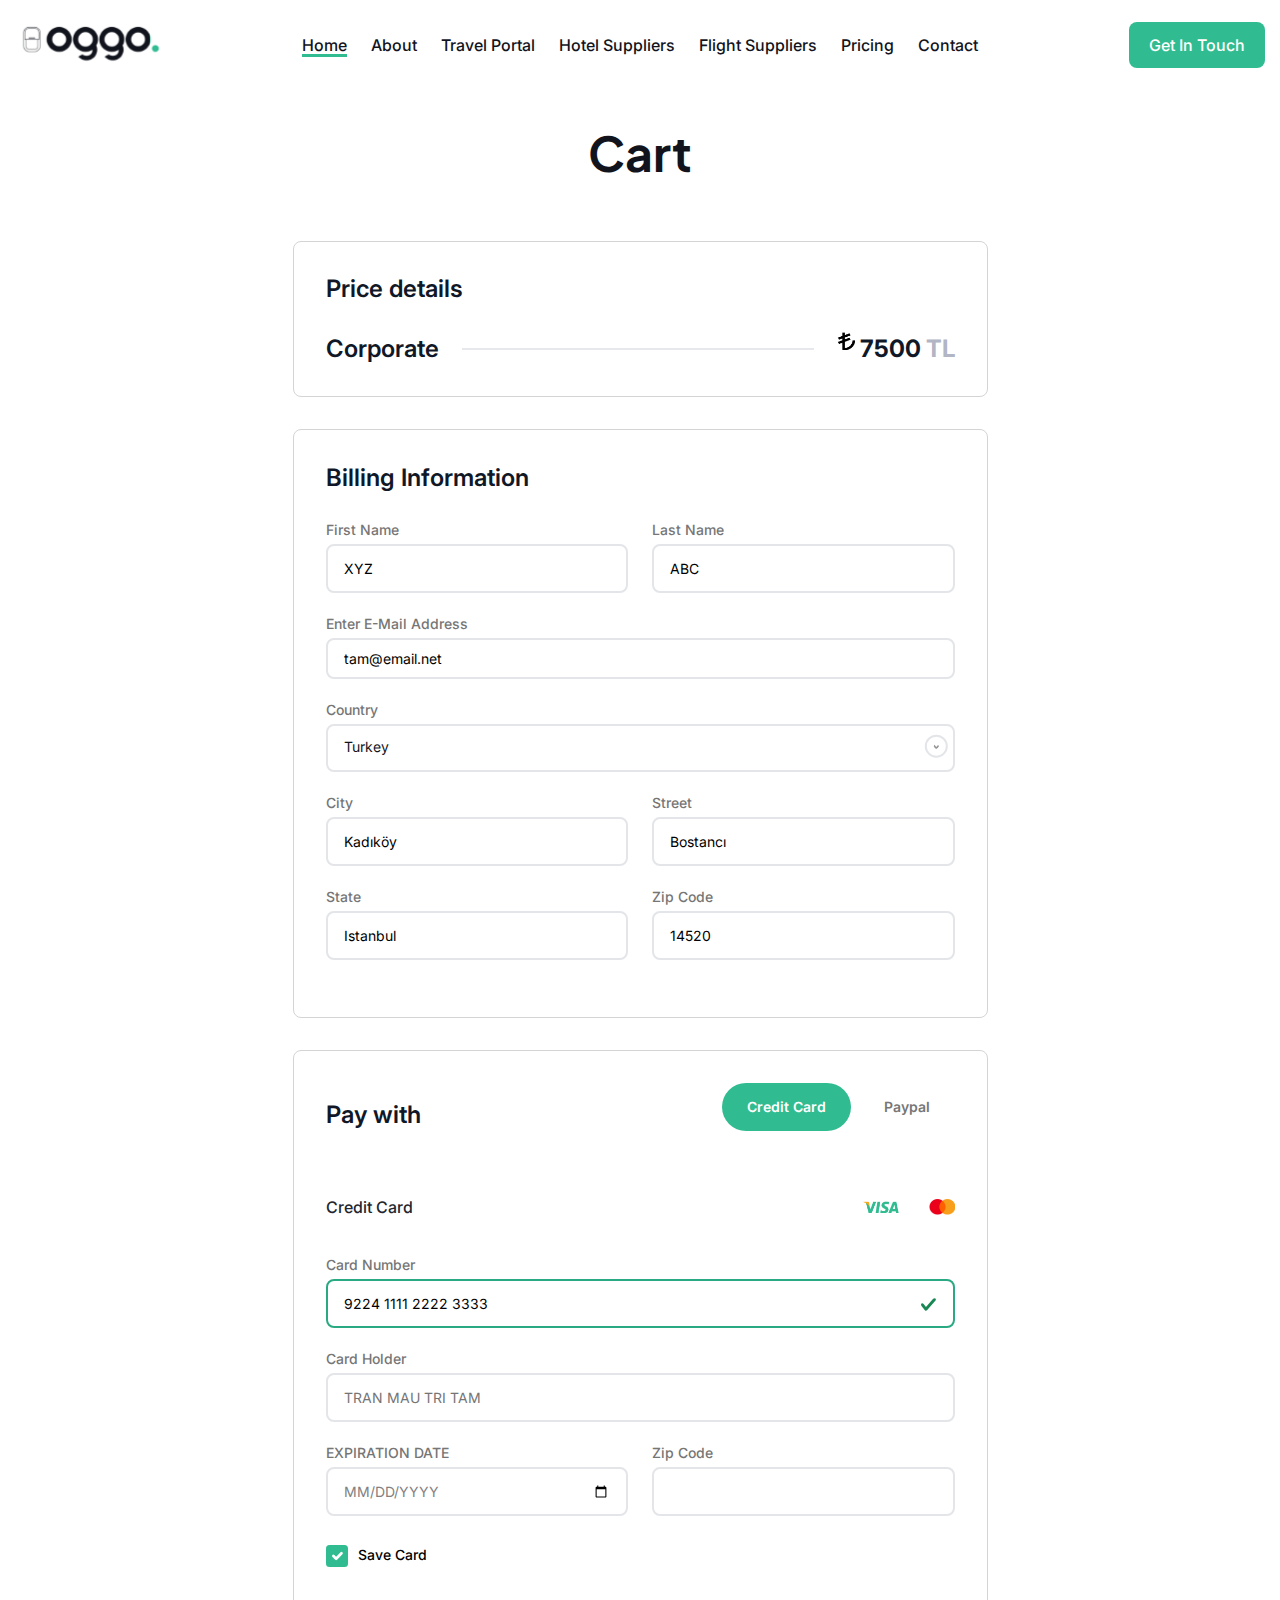
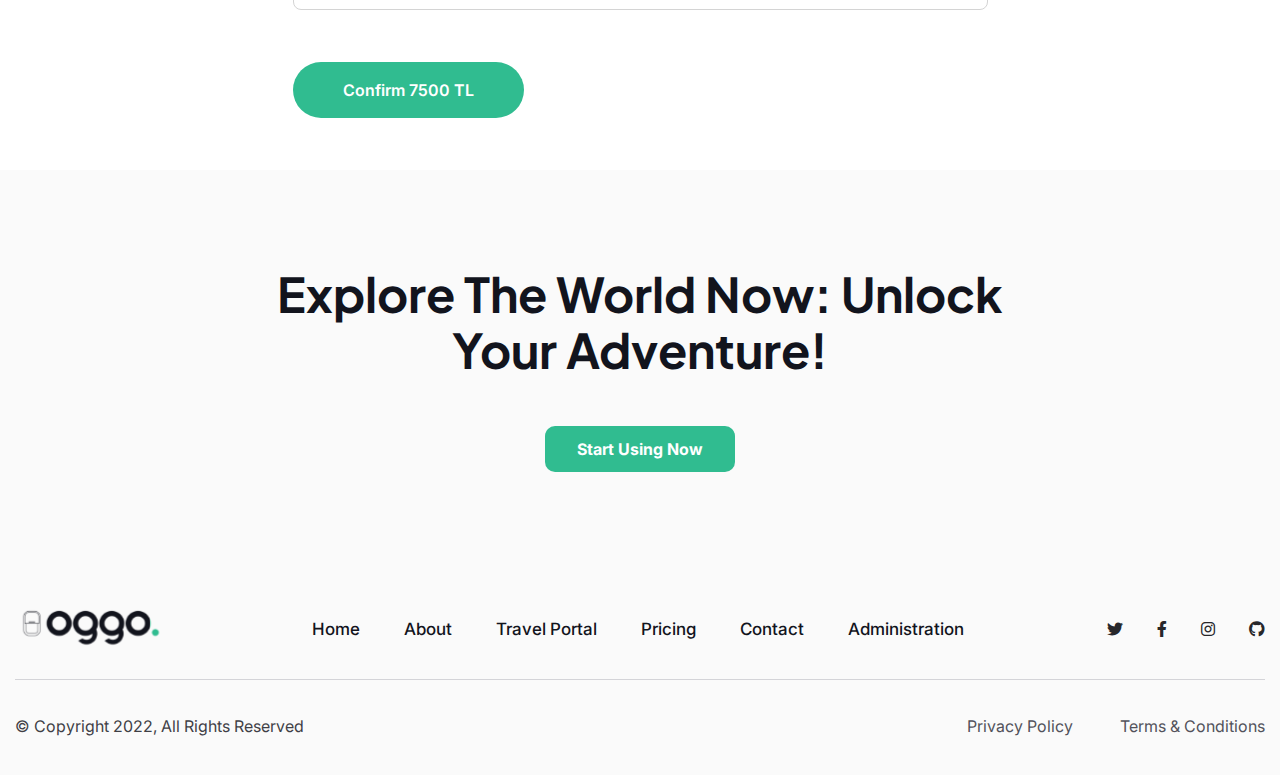
<file: pricing-cart.html>
<!DOCTYPE html>
<html lang="en">
<head>
   <meta charset="UTF-8">
   <meta http-equiv="X-UA-Compatible" content="IE=edge">
   <meta name="viewport" content="width=device-width, initial-scale=1.0">
   <title>Traviaoto - Pricing Plan</title>
   <link rel="shortcut icon" href="assets/images/favicon.png" type="image/x-icon">
   <!-- Bootstrap Css -->
   <link rel="stylesheet" href="assets/css/bootstrap.min.css">
   <!-- Font-Awesome -->
   <link rel="stylesheet" href="assets/css/fontaswesome.min.css">
   <!-- Nice Select -->
   <link rel="stylesheet" href="assets/css/nice-select.css">
   <!-- Style Css -->
   <link rel="stylesheet" href="assets/css/style.css">
   <!-- Responsive Css -->
   <link rel="stylesheet" href="assets/css/responsive.css">
</head>
<body>
   
   <!-- Start: Header Area -->
   <header>
      <div class="header-area">
         <div class="container">
            <div class="header-menu">
               <div class="header-logo">
                  <a href="index.html"><img src="assets/images/logo.svg" alt="logo-img"/></a>
               </div>
               <div class="header-display">
                  <div class="header-nav-area">
                     <div class="header-nav">
                        <nav>
                           <ul>
                              <li><a class="active" href="index.html">Home</a></li>
                              <li><a href="about.html">About</a></li>
                              <li><a href="travel-portal.html">Travel Portal</a></li>
                              <li><a href="hotel.html">Hotel Suppliers</a></li>
                              <li><a href="flight.html">Flight Suppliers</a></li>
                              <li><a href="pricing.html">Pricing</a></li>
                              <li><a href="contact.html">Contact</a></li>
                           </ul>
                        </nav>
                     </div>
                     <div class="header-button">
                        <a class="btn1" href="#">Get In Touch</a>
                     </div>
                  </div>
               </div>

               <!-- mobile menu -->
               <div class="mobile-menu">
                  <div id="nav-icon4" class="menu_icon">
                     <span></span>
                     <span></span>
                     <span></span>
                  </div>
               </div>

            </div>
         </div>
      </div>
   </header>
   <!-- End: Header Area -->

   <!-- Start: Cart Area -->
   <section class="cart_area">
      <div class="container">
        <div class="row">
            <div class="col-md-12">
               <div class="cart">
                  <div class="cart_title">
                     <h2>Cart</h2>
                  </div>
                  <div class="price_details">
                     <h4>Price details</h4>
                     <div class="corporate">
                        <h4>Corporate</h4>
                        <span></span>
                        <div class="cart_price">
                           <img src="assets/images/pricingCart/Black.png" alt="icon"> 
                           <h4>7500 <p>TL</p></h4>
                        </div>
                     </div>
                  </div>
                  
                     <form action="#" method="POST">
                        <div class="form-main-container">
                           <div class="top-form">
                              <div class="billing_Info_area">
                                 <h4>Billing Information</h4>
                                 <div class="touch_from_top">
                                    <div class="name_field">
                                       <label for="name">First name</label>
                                       <input type="text" name="name" id="name" value="XYZ">
                                    </div>
                                    <div class="name_field">
                                       <label for="name">Last Name</label>
                                       <input type="text" name="name" id="name" value="ABC">
                                    </div>
                                 </div>
                                 <label for="email">Enter e-mail address</label>
                                 <input type="email" name="email" id="email" class="small_padding" value="tam@email.net">
         
         
                                 <label for="country">Country</label>
                                 <select data-display="Select" class="select-option" name="" id="country">
                                    <option value="Turkey">Turkey</option>
                                    <option value="America">America</option>
                                    <option value="Canada">Canada</option>
                                    <option value="India">India</option>
                                 </select>
         
                                 <div class="touch_from_top">
                                    <div class="name_field">
                                       <label for="name">City</label>
                                       <input type="text" name="name" id="name" value="Kadıköy">
                                    </div>
                                    <div class="name_field">
                                       <label for="name">Street</label>
                                       <input type="text" name="name" id="name" value="Bostancı">
                                    </div>
                                 </div>
         
                                 <div class="touch_from_top">
                                    <div class="name_field">
                                       <label for="name">State</label>
                                       <input type="text" name="name" id="name" value="Istanbul">
                                    </div>
                                    <div class="name_field">
                                       <label for="name">zip code</label>
                                       <input type="text" name="name" id="name" value="14520">
                                    </div>
                                 </div>
                              </div>
                           </div>
                           <div class="bottom-form">
                              <div class="billing_Info_area pay_area">
                                 <div class="pay_title">
                                    <h4>Pay with</h4>
                                    <div class="cradite_card">
                                       <ul class="nav nav-pills mb-3" id="pills-tab" role="tablist">
                                          <li class="nav-item" role="presentation">
                                            <button class="nav-link active" id="pills-home-tab" data-bs-toggle="pill" data-bs-target="#pills-home" type="button" role="tab" aria-controls="pills-home" aria-selected="true">Credit Card</button>
                                          </li>
                                          <li class="nav-item" role="presentation">
                                            <button class="nav-link" id="pills-profile-tab" data-bs-toggle="pill" data-bs-target="#pills-profile" type="button" role="tab" aria-controls="pills-profile" aria-selected="false">Paypal</button>
                                          </li>
                                        </ul>
                                    </div>
                                 </div>
                                 
                                 <div class="tab-content" id="pills-tabContent">
                                    <div class="tab-pane fade show active" id="pills-home" role="tabpanel" aria-labelledby="pills-home-tab">
                                       <div class="cradite_card2">
                                          <p>Credit Card</p>
                                          <div class="card_img">
                                             <img src="assets/images/pricingCart/Visa.png" alt="logo">
                                             <img class="card_icon2" src="assets/images/pricingCart/layer1.png" alt="logo">
                                          </div>
                                       </div>
                                       
                                       <label for="number">card number</label>
                                       <input type="number" name="number" id="number" class="form-control is-valid" placeholder="9224 1111 2222 3333">
               
                                       <label for="holder">card holder</label>
                                       <input type="text" name="name" id="holder"  placeholder="TRAN MAU TRI TAM">
               
                                       <div class="touch_from_top">
                                          <div class="name_field">
                                             <label for="date">EXPIRATION DATE</label>
                                             <input type="date" name="date" id="date" placeholder="MM / YY">
                                          </div>
                                          <div class="name_field">
                                             <label for="cvc">zip code</label>
                                             <input type="text" name="name" id="cvc" >
                                          </div>
                                       </div>
                                       <div class="PayCheckbox">
                                          <input class="form-check-input is-valid" type="checkbox" value="" id="invalidCheck3" aria-describedby="invalidCheck3Feedback" required checked>
                                          <label for="invalidCheck3">
                                             Save Card
                                          </label>
                                       </div>
                                    </div>
                                    <div class="tab-pane fade" id="pills-profile" role="tabpanel" aria-labelledby="pills-profile-tab">
                                       <div class="cradite_card2">
                                          <p>Paypal</p>
                                          <div class="card_img">
                                             <img class="paypal" src="assets/images/pricingCart/paypal.png" alt="">
                                          </div>
                                       </div>
                                       
                                       <label for="number">EMAIL OR PHONE NUMBER</label>
                                       <input type="text" name="number" id="number" class="form-control is-valid" placeholder="Email or Phone Number">
               
                                       <label for="holder">PASSWORD</label>
                                       <input type="password" name="name" id="holder"  placeholder="Password">
               
                                       <div class="PayCheckbox">
                                          <input class="form-check-input is-valid" type="checkbox" value="" id="invalidCheck3" aria-describedby="invalidCheck3Feedback" required checked>
                                          <label for="invalidCheck3">
                                             Save To Paypal Account
                                          </label>
                                       </div>
                                    </div>
                                  </div>

                              
                              </div>
                              <div class="confirm_btn">
                                 <button type="submit" class="btn1 btn3">Confirm 7500 TL</button>
                              </div>
                           </div>
                        </div>                 
                     </form>
                  
                  
               </div>
            </div>
        </div>
      </div>
   </section>
   <!-- End: Touch Area -->

   <!-- Start: Footer Area -->
   <footer class="footer_area">
      <div class="container">
         <div class="row">
            <div class="col-md-12">
               <div class="footer_top">
                  <h2>Explore the world now: Unlock your adventure!</h2>
                  <div class="footer_button">
                     <a class="btn1 btn2" href="#">Start Using Now</a>
                  </div>
               </div>
               <div class="footer_bottom">
                  <div class="footer_logo">
                     <a href="index.html"><img src="assets/images/logo.svg" alt="Footer_img"></a>
                  </div>
                  <div class="footer_menu">
                     <ul>
                        <li><a href="index.html">Home</a></li>
                        <li><a href="about.html">About</a></li>
                        <li><a href="travel-portal.html">Travel Portal</a></li>
                        <li><a href="pricing.html">Pricing</a></li>
                        <li><a href="contact.html">Contact</a></li>
                        <li><a href="#">Administration</a></li>
                     </ul>
                  </div>
                  <div class="social_icon">
                     <ul>
                        <li><a href="#"><i class="fa-brands fa-twitter"></i></a></li>
                        <li><a href="#"><i class="fa-brands fa-facebook-f"></i></a></li>
                        <li><a href="#"><i class="fa-brands fa-instagram"></i></a></li>
                        <li><a href="#"><i class="fa-brands fa-github"></i></a></li>
                     </ul>
                  </div>
               </div>
               <div class="footer_copy_right">
                  <div class="copy_right_left">
                     <p>© Copyright 2022, All Rights Reserved</p>
                  </div>
                  <div class="copy_right_right">
                     <ul>
                        <li><a href="#">Privacy Policy</a></li>
                        <li><a href="#">Terms & Conditions</a></li>
                     </ul>
                  </div>
               </div>
            </div>
         </div>
      </div>
   </footer>
   <!-- End: Footer Area -->

   

   

   <!-- Js Files -->
   <script src="assets/js/jquery-3.6.1.min.js"></script>
   <script src="assets/js/bootstrap.bundle.min.js"></script>
   <script src="assets/js/jquery.nice-select.js"></script>
   <script src="assets/js/script.js"></script>
</body>
</html>
</file>
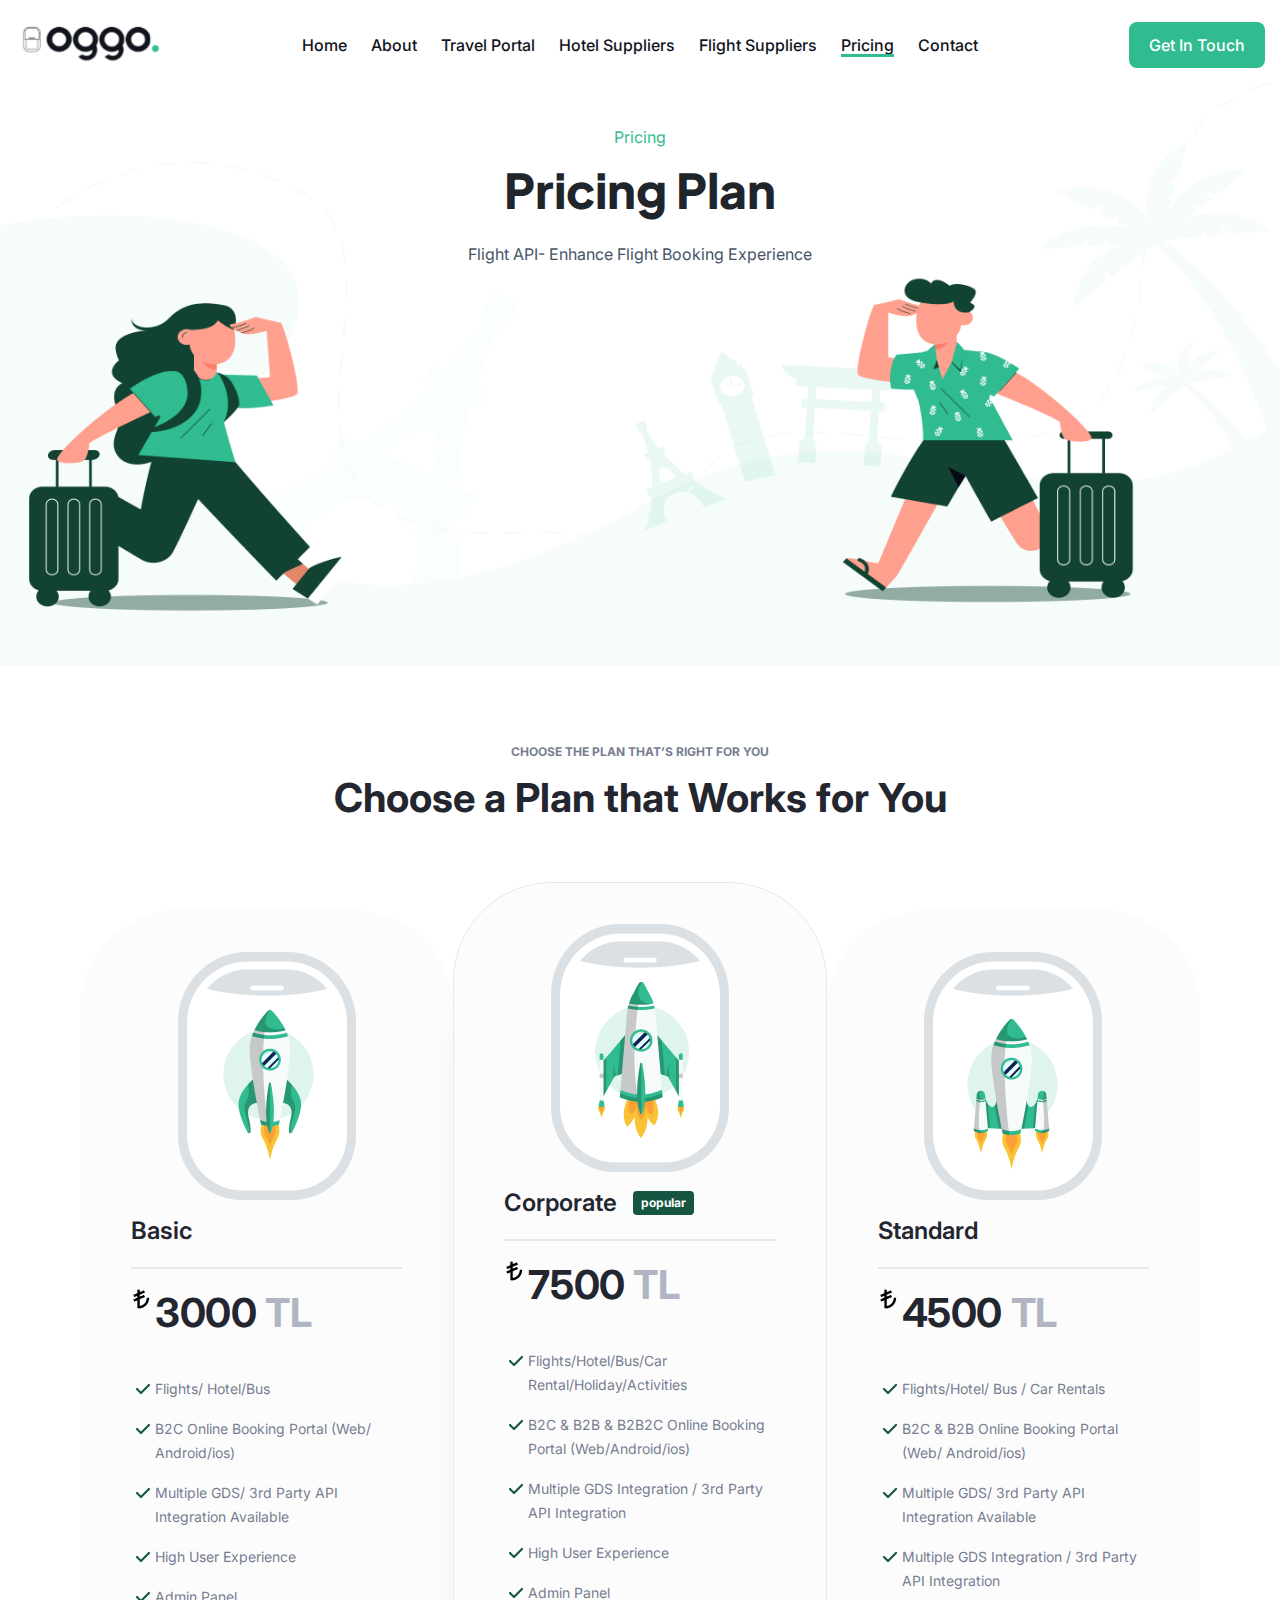
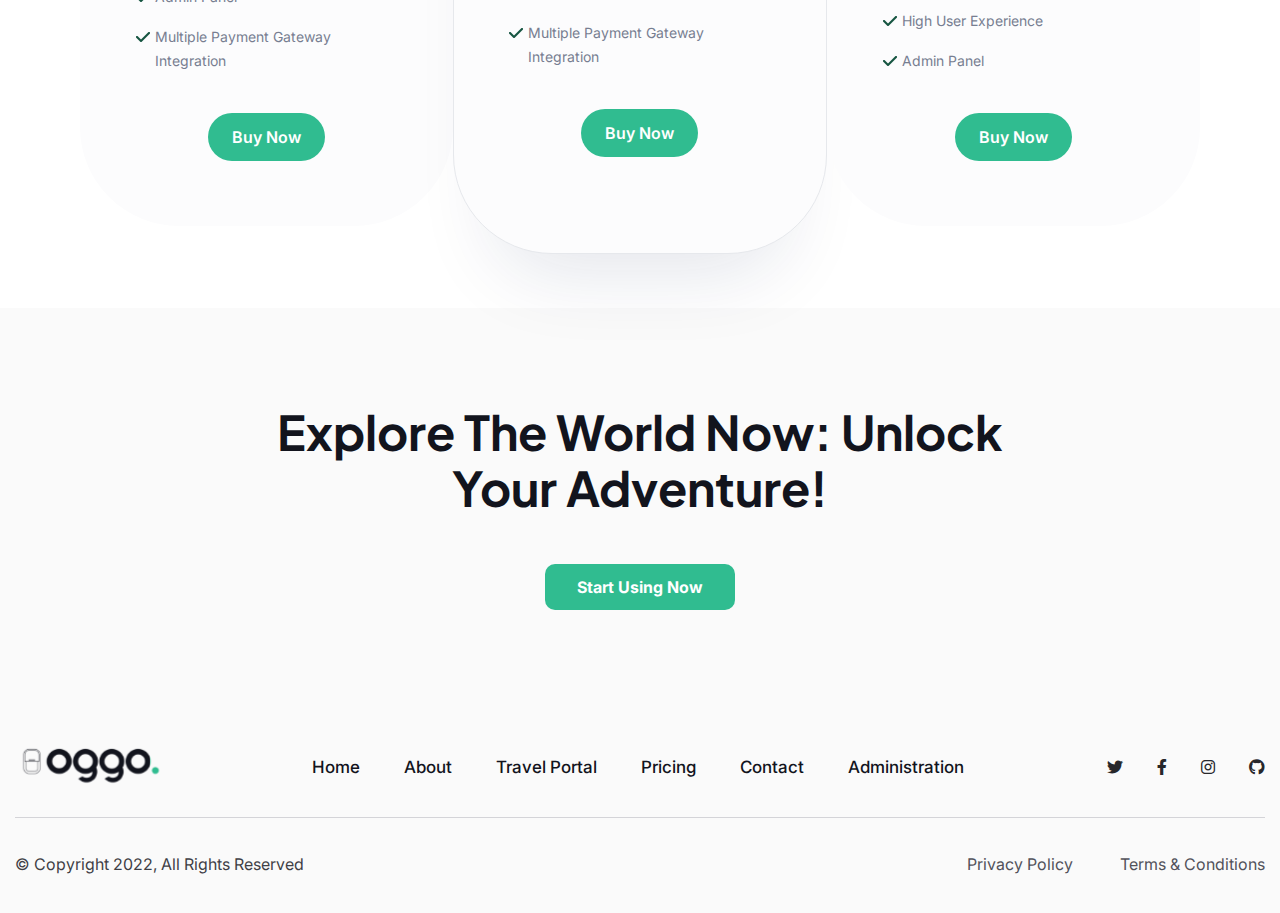
<file: pricing.html>
<!DOCTYPE html>
<html lang="en">
<head>
   <meta charset="UTF-8">
   <meta http-equiv="X-UA-Compatible" content="IE=edge">
   <meta name="viewport" content="width=device-width, initial-scale=1.0">
   <title>Traviaoto - Pricing</title>
   <link rel="shortcut icon" href="assets/images/favicon.png" type="image/x-icon">
   <!-- Bootstrap Css -->
   <link rel="stylesheet" href="assets/css/bootstrap.min.css">
   <!-- Font-Awesome -->
   <link rel="stylesheet" href="assets/css/fontaswesome.min.css">
   <!-- Style Css -->
   <link rel="stylesheet" href="assets/css/style.css">
   <!-- Responsive Css -->
   <link rel="stylesheet" href="assets/css/responsive.css">
</head>
<body>
   
   <!-- Start: Header Area -->
   <header class="pricing-banner">
      <div class="header-area">
         <div class="container">
            <div class="header-menu">
               <div class="header-logo">
                  <a href="index.html"><img src="assets/images/logo.svg" alt="logo-img"/></a>
               </div>
               <div class="header-display">
                  <div class="header-nav-area">
                     <div class="header-nav">
                        <nav>
                           <ul>
                              <li><a href="index.html">Home</a></li>
                              <li><a href="about.html">About</a></li>
                              <li><a href="travel-portal.html">Travel Portal</a></li>
                              <li><a href="hotel.html">Hotel Suppliers</a></li>
                              <li><a href="flight.html">Flight Suppliers</a></li>
                              <li><a class="active" href="pricing.html">Pricing</a></li>
                              <li><a href="contact.html">Contact</a></li>
                           </ul>
                        </nav>
                     </div>
                     <div class="header-button">
                        <a class="btn1" href="#">Get In Touch</a>
                     </div>
                  </div>
               </div>

               <!-- mobile menu -->
               <div class="mobile-menu">
                  <div id="nav-icon4" class="menu_icon">
                     <span></span>
                     <span></span>
                     <span></span>
                  </div>
               </div>

            </div>
         </div>
      </div>
      <!-- Start: Pricing Banner Area -->
      <div class="pricing-banner-area">
         <div class="container">
            <div class="banner_title">
               <p class="green_text">Pricing</p>
               <h1>Pricing Plan</h1>
               <p>Flight API- Enhance Flight Booking Experience</p>
            </div>
         </div>
      </div>
      <!-- End: Pricing Banner Area -->
   </header>
   <!-- End: Header Area -->

   <!-- Start: Pricing Area -->
   <section>
      <div class="container">
         <div class="pricing-title">
            <p>Choose the plan that’s right for you</p>
            <h3>Choose a Plan that Works for You</h3>
         </div>
         <div class="pricing-area">
            <!-- Basic -->
            <div class="pricing-single">
               <div class="pricing-logo">
                  <img src="assets/images/pricing/pricing1.png" alt="pricing">
               </div>
               <div class="pricing-type">
                  <h4>Basic</h4>
               </div>
               <div class="pricing-price">
                  <h3>3000 <span>TL</span></h3>
                  <img src="assets/images/pricing/price.png" alt="price">
               </div>
               <div class="package-list">
                  <ul>
                     <li>Flights/ Hotel/Bus</li>
                     <li>B2C Online Booking Portal (Web/ Android/ios)</li>
                     <li>Multiple GDS/ 3rd Party API Integration Available</li>
                     <li>High User Experience</li>
                     <li>Admin Panel</li>
                     <li>Multiple Payment Gateway Integration</li>
                  </ul>
               </div>
               <div class="pricing-button">
                  <a class="btn1 btn3" href="pricing-cart.html">Buy Now</a>
               </div>
            </div>
            <!-- Corporate -->
            <div class="pricing-single active">
               <div class="pricing-logo">
                  <img src="assets/images/pricing/pricing2.png" alt="pricing">
               </div>
               <div class="pricing-type">
                  <h4>Corporate <span>popular</span></h4>
               </div>
               <div class="pricing-price">
                  <h3>7500 <span>TL</span></h3>
                  <img src="assets/images/pricing/price.png" alt="price">
               </div>
               <div class="package-list">
                  <ul>
                     <li>Flights/Hotel/Bus/Car Rental/Holiday/Activities</li>
                     <li>B2C & B2B & B2B2C Online Booking Portal (Web/Android/ios)</li>
                     <li>Multiple GDS Integration / 3rd Party API Integration</li>
                     <li>High User Experience</li>
                     <li>Admin Panel</li>
                     <li>Multiple Payment Gateway Integration</li>
                  </ul>
               </div>
               <div class="pricing-button">
                  <a class="btn1 btn3" href="pricing-cart.html">Buy Now</a>
               </div>
            </div>
            <!-- Standard -->
            <div class="pricing-single pricing-single-last">
               <div class="pricing-logo">
                  <img src="assets/images/pricing/pricing3.png" alt="pricing">
               </div>
               <div class="pricing-type">
                  <h4>Standard </h4>
               </div>
               <div class="pricing-price">
                  <h3>4500 <span>TL</span></h3>
                  <img src="assets/images/pricing/price.png" alt="price">
               </div>
               <div class="package-list">
                  <ul>
                     <li>Flights/Hotel/ Bus / Car Rentals</li>
                     <li>B2C & B2B Online Booking Portal (Web/ Android/ios)</li>
                     <li>Multiple GDS/ 3rd Party API Integration Available</li>
                     <li>Multiple GDS Integration / 3rd Party API Integration</li>
                     <li>High User Experience</li>
                     <li>Admin Panel</li>
                  </ul>
               </div>
               <div class="pricing-button">
                  <a class="btn1 btn3" href="pricing-cart.html">Buy Now</a>
               </div>
            </div>
         </div>
      </div>
   </section>
   <!-- End: Pricing Area -->

   <!-- Start: Footer Area -->
   <footer class="footer_area">
      <div class="container">
         <div class="row">
            <div class="col-md-12">
               <div class="footer_top">
                  <h2>Explore the world now: Unlock your adventure!</h2>
                  <div class="footer_button">
                     <a class="btn1 btn2" href="#">Start Using Now</a>
                  </div>
               </div>
               <div class="footer_bottom">
                  <div class="footer_logo">
                     <a href="index.html"><img src="assets/images/logo.svg" alt="Footer_img"></a>
                  </div>
                  <div class="footer_menu">
                     <ul>
                        <li><a href="index.html">Home</a></li>
                        <li><a href="about.html">About</a></li>
                        <li><a href="travel-portal.html">Travel Portal</a></li>
                        <li><a href="pricing.html">Pricing</a></li>
                        <li><a href="contact.html">Contact</a></li>
                        <li><a href="#">Administration</a></li>
                     </ul>
                  </div>
                  <div class="social_icon">
                     <ul>
                        <li><a href="#"><i class="fa-brands fa-twitter"></i></a></li>
                        <li><a href="#"><i class="fa-brands fa-facebook-f"></i></a></li>
                        <li><a href="#"><i class="fa-brands fa-instagram"></i></a></li>
                        <li><a href="#"><i class="fa-brands fa-github"></i></a></li>
                     </ul>
                  </div>
               </div>
               <div class="footer_copy_right">
                  <div class="copy_right_left">
                     <p>© Copyright 2022, All Rights Reserved</p>
                  </div>
                  <div class="copy_right_right">
                     <ul>
                        <li><a href="#">Privacy Policy</a></li>
                        <li><a href="#">Terms & Conditions</a></li>
                     </ul>
                  </div>
               </div>
            </div>
         </div>
      </div>
   </footer>
   <!-- End: Footer Area -->

   

   

   <!-- Js Files -->
   <script src="assets/js/jquery-3.6.1.min.js"></script>
   <script src="assets/js/script.js"></script>
</body>
</html>
</file>
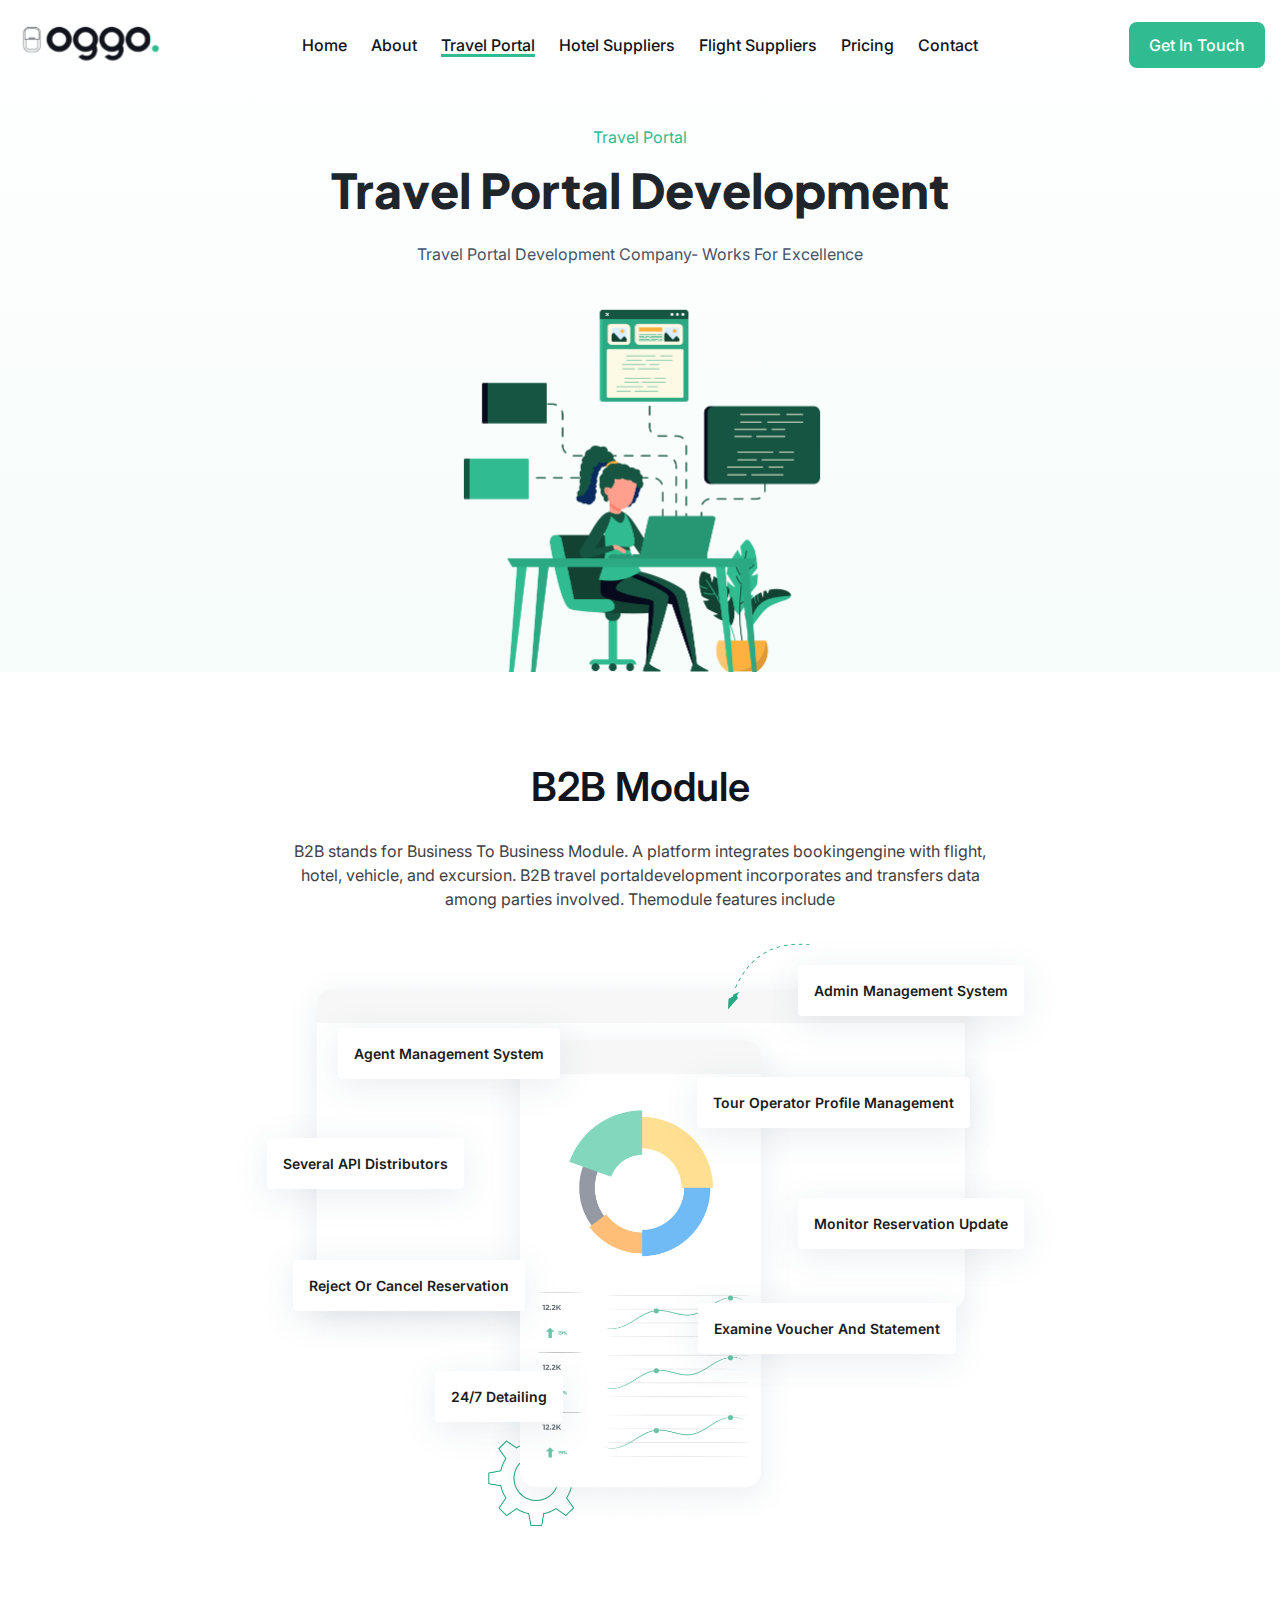
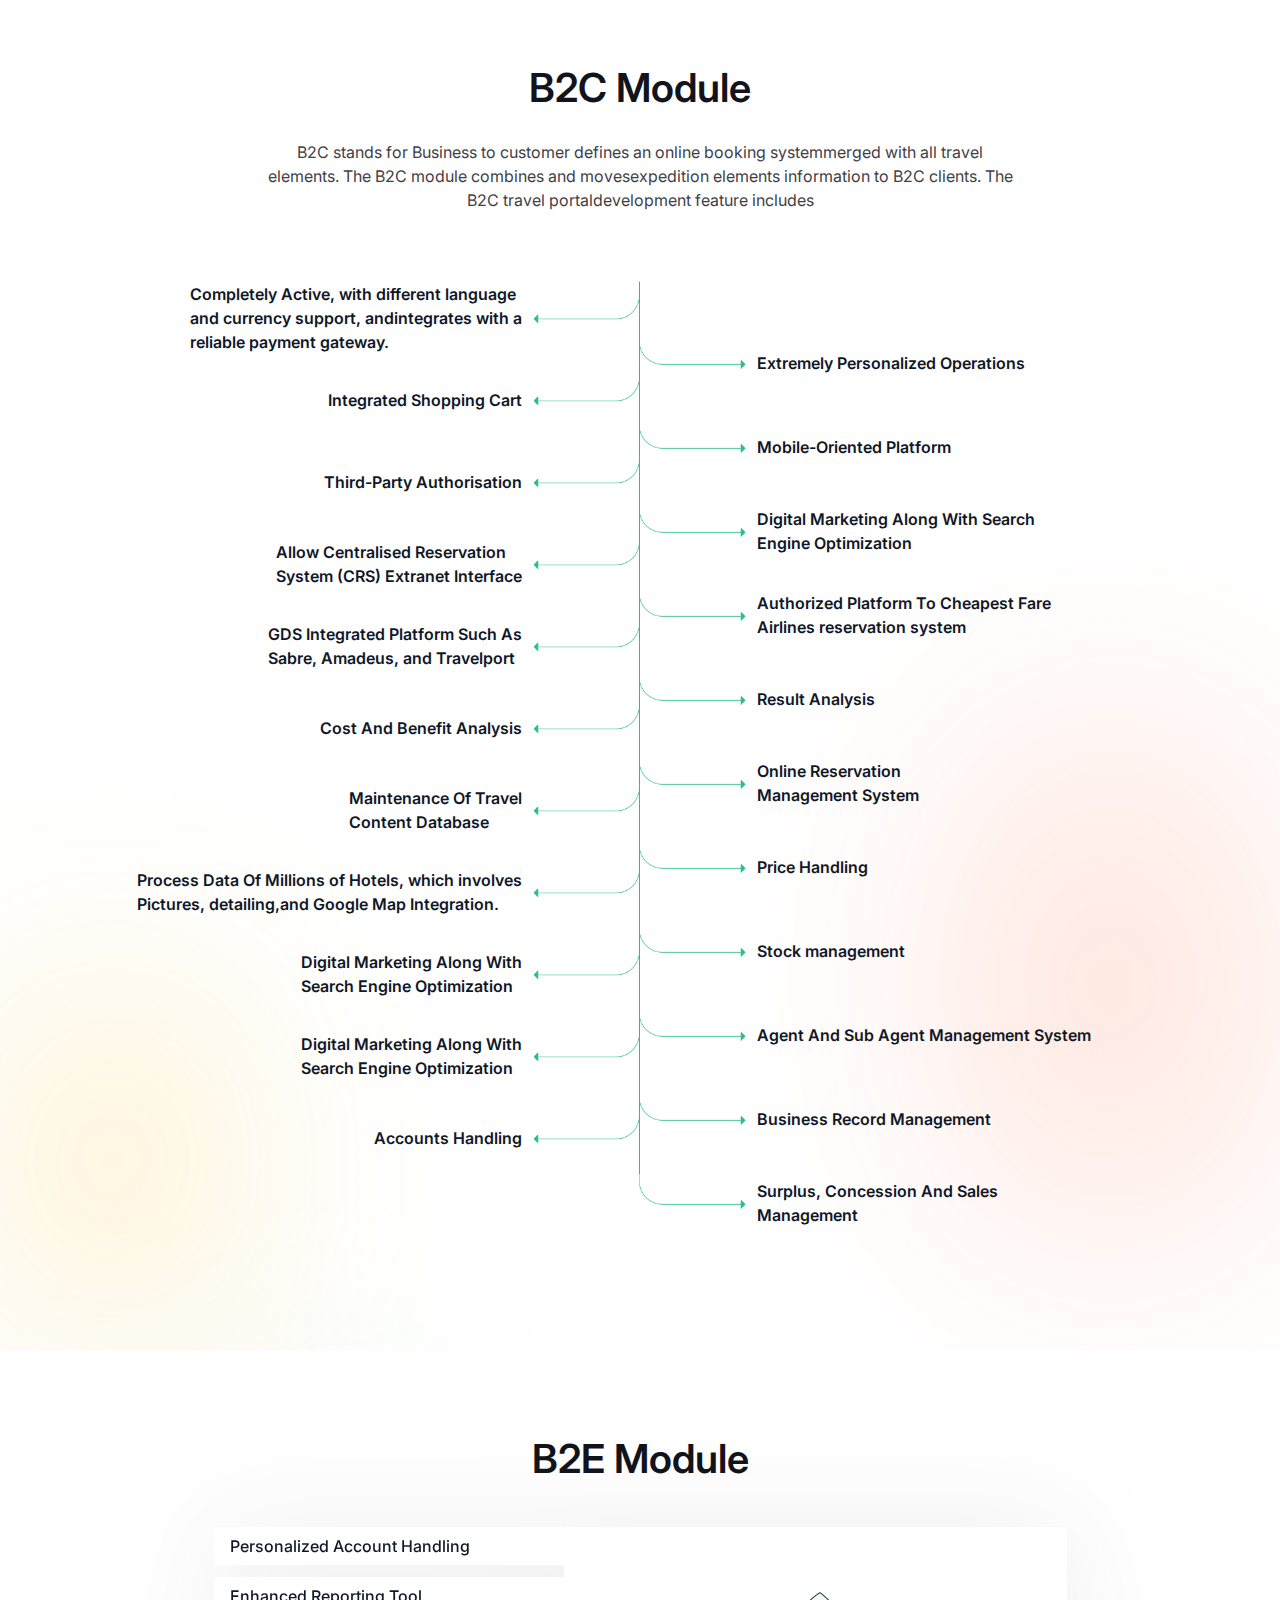
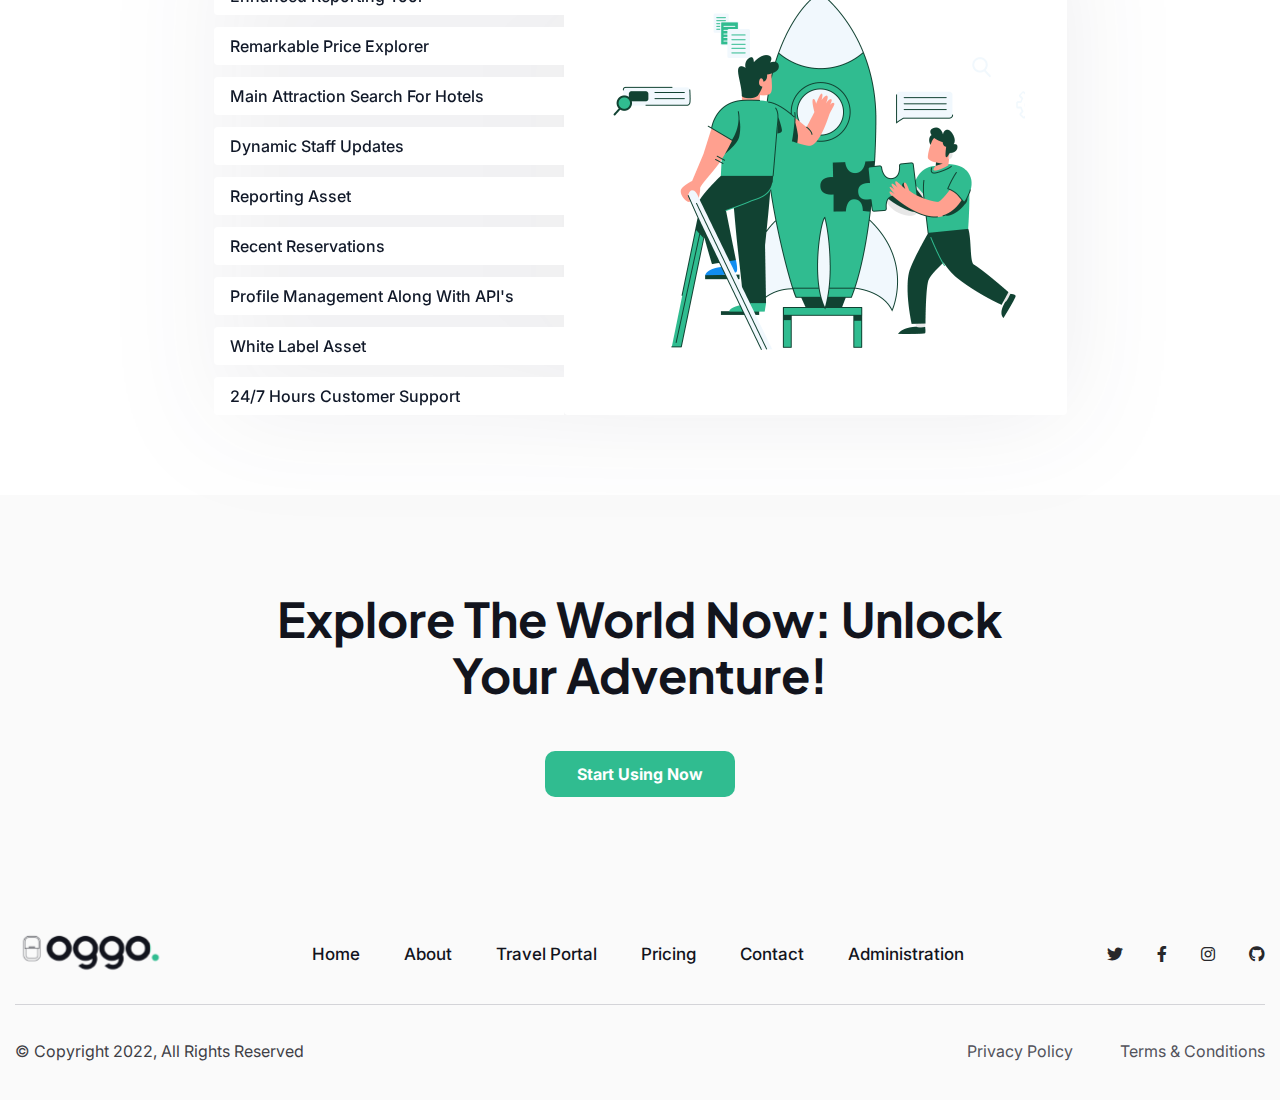
<file: travel-portal.html>
<!DOCTYPE html>
<html lang="en">
<head>
   <meta charset="UTF-8">
   <meta http-equiv="X-UA-Compatible" content="IE=edge">
   <meta name="viewport" content="width=device-width, initial-scale=1.0">
   <title>Traviaoto - Travel Portal</title>
   <link rel="shortcut icon" href="assets/images/favicon.png" type="image/x-icon">
   <!-- Bootstrap Css -->
   <link rel="stylesheet" href="assets/css/bootstrap.min.css">
   <!-- Font-Awesome -->
   <link rel="stylesheet" href="assets/css/fontaswesome.min.css">
   <!-- Style Css -->
   <link rel="stylesheet" href="assets/css/style.css">
   <!-- Responsive Css -->
   <link rel="stylesheet" href="assets/css/responsive.css">
</head>
<body>
   
   <!-- Start: Header Area -->
   <header class="travel-portal">
      <div class="header-area">
         <div class="container">
            <div class="header-menu">
               <div class="header-logo">
                  <a href="index.html"><img src="assets/images/logo.svg" alt="logo-img"/></a>
               </div>
               <div class="header-display">
                  <div class="header-nav-area">
                     <div class="header-nav">
                        <nav>
                           <ul>
                              <li><a href="index.html">Home</a></li>
                              <li><a href="about.html">About</a></li>
                              <li><a class="active" href="travel-portal.html">Travel Portal</a></li>
                              <li><a href="hotel.html">Hotel Suppliers</a></li>
                              <li><a href="flight.html">Flight Suppliers</a></li>
                              <li><a href="pricing.html">Pricing</a></li>
                              <li><a href="contact.html">Contact</a></li>
                           </ul>
                        </nav>
                     </div>
                     <div class="header-button">
                        <a class="btn1" href="#">Get In Touch</a>
                     </div>
                  </div>
               </div>

               <!-- mobile menu -->
               <div class="mobile-menu">
                  <div id="nav-icon4" class="menu_icon">
                     <span></span>
                     <span></span>
                     <span></span>
                  </div>
               </div>

            </div>
         </div>
      </div>
      <!-- Start: Travel Portal Banner Area -->
      <div class="travel-banner-area">
         <div class="container">
            <div class="banner_title">
               <p class="green_text">Travel Portal</p>
               <h1>Travel  Portal Development</h1>
               <p>Travel Portal Development Company- Works For Excellence</p>
            </div>
            <div class="travel-banner-img">
               <img src="assets/images/travel/banner.png" alt="banner">
            </div>
         </div>
      </div>
      <!-- End: Travel Portal Banner Area -->
   </header>
   <!-- End: Header Area -->


   <!-- Start: B2B Area -->
   <section>
      <div class="container">
         <div class="b2b-section-title">
            <h3>B2B Module</h3>
            <p>B2B stands for Business To Business Module. A platform integrates bookingengine with flight, hotel, vehicle, and excursion. B2B travel portaldevelopment incorporates and transfers data among parties involved. Themodule features include</p>
         </div>
         <div class="b2b-chart">
            <div class="b2b-chart-image">
               <img src="assets/images/travel/b2b.png" alt="b2b">
            </div>
            <ul class="chart-list">
               <li class="chart-1">Agent Management System</li>
               <li class="chart-2">Several API Distributors</li>
               <li class="chart-3">Reject or Cancel Reservation</li>
               <li class="chart-4">24/7 Detailing</li>
               <li class="chart-5">Admin Management System</li>
               <li class="chart-6">Tour Operator Profile Management</li>
               <li class="chart-7">Monitor Reservation Update</li>
               <li class="chart-8">Examine Voucher And Statement</li>
            </ul>
         </div>
      </div>
   </section>
   <!-- End: B2B Area -->


   <!-- Start: B2C Area -->
   <section class="b2c-area">
      <div class="container">
         <div class="b2c-section-title">
            <h3>B2C Module</h3>
            <p>B2C stands for Business to customer defines an online booking systemmerged with all travel elements. The B2C module combines and movesexpedition elements information to B2C clients. The B2C travel portaldevelopment feature includes</p>
         </div>
         <div class="b2c-list-area">
            <div class="b2c-left-list">
               <ul>
                  <li>Completely Active, with different language<br> and currency support, andintegrates with a<br> reliable payment gateway.</li>
                  <li>Integrated Shopping Cart</li>
                  <li>Third-Party Authorisation</li>
                  <li>Allow Centralised Reservation<br> System (CRS) Extranet Interface</li>
                  <li>GDS Integrated Platform Such As<br> Sabre, Amadeus, and Travelport</li>
                  <li>Cost And Benefit Analysis</li>
                  <li>Maintenance Of Travel<br> Content Database</li>
                  <li>Process Data Of Millions of Hotels, which involves<br> Pictures, detailing,and Google Map Integration.</li>
                  <li>Digital Marketing Along With<br> Search Engine Optimization</li>
                  <li>Digital Marketing Along With<br> Search Engine Optimization</li>
                  <li>Accounts Handling</li>
               </ul>
            </div>
            <div class="b2c-right-list">
               <ul>
                  <li>Extremely Personalized Operations</li>
                  <li>Mobile-Oriented Platform</li>
                  <li>Digital Marketing Along With Search<br> Engine Optimization</li>
                  <li>Authorized Platform To Cheapest Fare<br> Airlines reservation system</li>
                  <li>Result Analysis</li>
                  <li>Online Reservation<br> Management System</li>
                  <li>Price Handling</li>
                  <li>Stock management</li>
                  <li>Agent And Sub Agent Management System</li>
                  <li>Business Record Management</li>
                  <li>Surplus, Concession And Sales<br> Management</li>
               </ul>
            </div>
         </div>
      </div>
   </section>
   <!-- End: B2C Area -->


   <!-- Start: B2E Area -->
   <section>
      <div class="container">
         <div class="b2e-heading">
            <h3>B2E Module</h3>
         </div>
         <div class="b2e-content-area">
            <div class="b2e-list">
               <ul>
                  <li>Personalized Account Handling</li>
                  <li>Enhanced Reporting Tool</li>
                  <li>Remarkable Price Explorer</li>
                  <li>Main Attraction Search For Hotels</li>
                  <li>Dynamic Staff Updates</li>
                  <li>Reporting Asset</li>
                  <li>Recent Reservations</li>
                  <li>Profile Management Along With API's</li>
                  <li>White Label Asset</li>
                  <li>24/7 Hours Customer Support</li>
               </ul>
            </div>
            <div class="b2e-banner">
               <img src="assets/images/travel/b2e-banner.png" alt="b2e banner">
            </div>
         </div>
      </div>
   </section>
   <!-- End: B2E Area -->


   <!-- Start: Footer Area -->
   <footer class="footer_area">
      <div class="container">
         <div class="row">
            <div class="col-md-12">
               <div class="footer_top">
                  <h2>Explore the world now: Unlock your adventure!</h2>
                  <div class="footer_button">
                     <a class="btn1 btn2" href="#">Start Using Now</a>
                  </div>
               </div>
               <div class="footer_bottom">
                  <div class="footer_logo">
                     <a href="index.html"><img src="assets/images/logo.svg" alt="Footer_img"></a>
                  </div>
                  <div class="footer_menu">
                     <ul>
                        <li><a href="index.html">Home</a></li>
                        <li><a href="about.html">About</a></li>
                        <li><a href="travel-portal.html">Travel Portal</a></li>
                        <li><a href="pricing.html">Pricing</a></li>
                        <li><a href="contact.html">Contact</a></li>
                        <li><a href="#">Administration</a></li>
                     </ul>
                  </div>
                  <div class="social_icon">
                     <ul>
                        <li><a href="#"><i class="fa-brands fa-twitter"></i></a></li>
                        <li><a href="#"><i class="fa-brands fa-facebook-f"></i></a></li>
                        <li><a href="#"><i class="fa-brands fa-instagram"></i></a></li>
                        <li><a href="#"><i class="fa-brands fa-github"></i></a></li>
                     </ul>
                  </div>
               </div>
               <div class="footer_copy_right">
                  <div class="copy_right_left">
                     <p>© Copyright 2022, All Rights Reserved</p>
                  </div>
                  <div class="copy_right_right">
                     <ul>
                        <li><a href="#">Privacy Policy</a></li>
                        <li><a href="#">Terms & Conditions</a></li>
                     </ul>
                  </div>
               </div>
            </div>
         </div>
      </div>
   </footer>
   <!-- End: Footer Area -->

   

   

   <!-- Js Files -->
   <script src="assets/js/jquery-3.6.1.min.js"></script>
   <script src="assets/js/script.js"></script>
</body>
</html>
</file>
<file: assets/css/style.css>
/* 
  Template Name: Traviaota dev
  Template URI: https://traviaotadev.com/
  Author Name: 
  Author URI: https://
  Version: 1.0.0
  Description: This is figma to HTML
  Tags: figma, html, Css, Bootstrap
*/
/****** Google fonts *******/
@import url('https://fonts.googleapis.com/css2?family=Inter:wght@400;500;600;700;800;900&family=Plus+Jakarta+Sans:wght@400;500;600;700;800&display=swap');


/* font-family: 'Inter', sans-serif;
font-family: 'Plus Jakarta Sans', sans-serif; */


/*     Start Default CSS 
*********************************/
*{
  margin: 0;
  padding: 0;
  box-sizing: border-box;
}
body{
  font-family: 'Inter', sans-serif;
  font-size: 16px;
  font-weight: 400;
  color: #12141D;
  overflow-x: hidden;
}
ul,ol{
  margin: 0;
  padding: 0;
  list-style: none;
}
h1,h2,h3,h4,h5,h6,p{
  padding: 0;
  margin: 0;
}
h1{
  font-family: 'Plus Jakarta Sans';
  font-weight: 800;
  font-size: 48px;
  line-height: 130%;
  text-transform: capitalize;
  color: #20252C;
}
h2{
  font-family: 'Plus Jakarta Sans';
  font-weight: 700;
  font-size: 48px;
  line-height: 56px;
  color: #12141D;
  text-transform: capitalize;
}
h3{
  font-family: 'Plus Jakarta Sans';
  font-weight: 700;
  font-size: 40px;
  line-height: 56px;
}
h4{
  font-family: 'Inter';
  font-weight: 600;
  font-size: 20px;
  line-height: 30px;
  color: #101828;
}
h5{
  font-family: 'Inter';
  font-style: normal;
  font-weight: 500;
  font-size: 20px;
  line-height: 26px;
  color: #000000;
}
p{
  font-family: 'Inter';
  font-weight: 400;
  font-size: 16px;
  line-height: 24px;
  color: #3F3F46;
}
a{
  text-decoration: none;
  color: inherit;
}
img{
  width: 100%;
}
.btn1{
  font-weight: 500;
  line-height: 24px;
  color: #FFFFFF;
  padding: 13px 20px;
  background: #30BC90;
  border-radius: 8px;
  transition: 0.5s;
}
.btn2{
  font-weight: 700;
  line-height: 28px;
  padding: 13px 32px;
  border-radius: 10px;
}
.btn3{
  font-weight: 600;
  line-height: 16px;
  padding: 16px 24px;
  border-radius: 90px;
}
.btn1:hover{
  color: #FFFFFF;
  background: #009f6b;
}
.container{
  max-width: 1296px;
  width: 100%;
  margin: auto;
}
/*     End Default CSS 
*********************************/



/*     Start Header Menu Area CSS 
*********************************/
.header-area{
  padding: 15px 0;
}
.header-menu{
  display: flex;
  justify-content: space-between;
  align-items: center;
  position: relative;
}
.header-logo img{
  width: 153px;
  height: auto;
  margin-right: 20px;
}
.header-display{
  display: block;
  max-width: 1123px;
  width: 100%;
}
.header-nav-area{
  display: flex;
  align-items: center;
  justify-content: space-between;
}
.header-button {
  max-width: 173px;
  width: 100%;
  text-align: right;
}
.header-nav{
  width: 100%;
}
.header-nav nav ul{
  display: flex;
  justify-content: center;
  align-items: center;
}
.header-nav nav ul li a{
  margin: 0 23px;
  font-weight: 500;
  font-size: 16px;
  line-height: 22px;
  color: #12141D;
  text-transform: capitalize;
  transition: 0.5s;
  position: relative;
}
.header-nav nav ul li a::before{
  content: '';
  position: absolute;
  bottom: -2px;
  left: 0;
  width: 0%;
  height: 3px;
  background: #30BC90;
  transition: 0.5s;
}
.header-nav nav ul li a.active::before,
.header-nav nav ul li:hover a::before{
  width: 100%;
}

/* mobile menu icon css start */
.mobile-menu {
  position: absolute;
  right: 0px;
  display: none;
  top: 50%;
  transform: translateY(-50%);
}
#nav-icon4 {
  width: 28px;
  height: 23px;
  position: relative;
  margin: 0px;
  transform: rotate(0deg);
  transition: .5s ease-in-out;
  cursor: pointer;
}
#nav-icon4 span {
  display: block;
  position: absolute;
  height: 3px;
  width: 100%;
  background: #000000;
  border-radius: 0px;
  opacity: 1;
  left: 0;
  transform: rotate(0deg);
  transition: .25s ease-in-out;
}
#nav-icon4 span:nth-child(1) {
  top: 0px;
  transform-origin: left center;
}
#nav-icon4 span:nth-child(2) {
  top: 8px;
  transform-origin: left center;
}
#nav-icon4 span:nth-child(3) {
  top: 16px;
  transform-origin: left center;
}
#nav-icon4.open span:nth-child(1) {
  transform: rotate(45deg);
  top: -2px;
  left: 2px;
}
#nav-icon4.open span:nth-child(2) {
  width: 0%;
  opacity: 0;
}
#nav-icon4.open span:nth-child(3) {
  transform: rotate(-45deg);
  top: 18px;
  left: 2px;
}
/* mobile menu icon css end */
/*     End Header Menu Area CSS 
*********************************/



/*     Start Banner Area Common CSS 
*********************************/
.banner_title{
  text-align: center;
  margin-top: 35px;
}
.banner_title .green_text{
  color: #30BC90;
}
.about_contain .banner_title .green_text{
  font-weight: 600;
}
.banner_title h1{
  padding: 10px 0px 20px 0px;
}
.banner_title p{
  color: #475467;
}
/*     End Banner Area Common CSS 
*********************************/

/*   Start Home Banner Area Css
*********************************/
.home_header_area{
  background: url(../images/home/home-banner.png) no-repeat scroll center center / cover;
}
.home_banner_area{
  padding: 83px 0 63px 0;
}
.home_banner_top{
  margin-top: 40px;
}
.home_banner_top p{
  margin: 24px 0 38px 0;
  max-width: 538px;
  font-size: 24px;
  line-height: 36px;
  letter-spacing: -0.01em;
  color: #565D62;
  opacity: 0.8;
}
.home_rating_section{
  margin-top: 107px;
  display: flex;
  flex-wrap: wrap;
  align-items: center;
  gap: 15px 0px;
}
.single_home_ratingImg img{
  max-width: 60.50px;
  width: 100%;
  margin: auto;
  border-radius: 50%;
}
.home_ratingimg_two{
  margin-left: -25px;
  z-index: -1;
}
.home_ratingimg_three{
  margin-left: -25px;
  z-index: -111;
}
.single_home_ratingText1{
  padding-right: 27px;
  position: relative;
}
.single_home_ratingText1::after{
  position: absolute;
  content: " ";
  right: 0;
  top: 50%;
  height: 39px;
  width: 2px;
  background: #12141d24;
  transform: translateY(-50%);
}
.single_home_ratingText2{
  padding-left: 27px;
}
.single_home_ratingText p{
  margin: 0;
  font-size: 16px;
  line-height: 24px;
  opacity: 0.6;
}
.single_home_ratingText h4{
  font-weight: 700;
  font-size: 30px;
  line-height: 42px;
  letter-spacing: -1px;
}
.home_rating{
  gap: 10px;
  display: flex;
  align-items: center;
}
.single_home_ratingImg{
  display: flex;
  justify-content: center;
  align-items: center;
  gap: 3px;
  padding-right: 20px;
}
.home_rating ul{
  display: flex;
  justify-content: center;
  align-items: center;
  gap: 3px;
}
.home_rating ul li i{
  font-size: 12px;
  color: #CBD4D8;
}
.home_rating ul li.active i{
  color: #FFC947;
}
.home_bannerImg {
  text-align: center;
}
.home_bannerImg img{
  max-width: 414px;
  height: auto;
  margin: auto;
}

/*   End Home Banner Area Css
*********************************/

/*   Start Home Features Section Css
************************************/
.home_features_section{
  padding: 129px 0 83px 0;
}
.home_features h3{
  text-align: center;
}
.home_features_contain {
  margin-top: 48px;
  display: grid;
  grid-template-columns: repeat(3,1fr);
  gap: 40px 40px;
}
.home_featuresTitel{
  max-width: 400px;
  height: 100%;
  margin: auto;
  padding: 60px;
  text-align: center;
  background: #FFFFFF;
  border: 1px solid #E6E6E6;
  border-radius: 16px;
}
.home_featuresTitel img{
  max-width: 180px;
  width: 100%;
  margin: auto;
}
.home_featuresTitel h4{
  margin: 24px 0 8px 0;
  font-size: 24px;
  line-height: 33px;
  text-align: center;
  text-transform: capitalize;
}
.home_featuresTitel p{
  color: #767676;
}
/*   End Home Features Section Css
************************************/

/*   Start Home Slider Css
************************************/
.home_slider{
  padding: 96px 0;
  background: #30BC90;
}
.home_slider_header p{
  font-weight: 500;
  line-height: 24px;
  text-align: center;
  color: #F5FCF9;
}
.home_slider_title{
  margin-top: 48px;
}
.single_home_slider img{
  color: #fff;
  height: 32px;
}
/*   End Home Slider Css
************************************/

/*   Start Home Services Area Css
************************************/
.home_services_area{
  padding: 160px 0 80px 0;
  background: #FFFEFB;
}
.home_services_header{
  text-align: center;
}
.home_services_header p{
  margin-top: 10px;
  font-size: 24px;
  line-height: 36px;
  letter-spacing: -0.01em;
  color: #565D62;
}
.home_services{
  margin-top: 48px;
  display: grid;
  grid-template-areas:
  'item1 item1 item2 item2 item3 item3'
  'item4 item4 item5 item5 item6 item6'
  '. item7 item7 item8 item8 . ';
  gap: 24px;
}
.item1 { grid-area: item1; }
.item2 { grid-area: item2; }
.item3 { grid-area: item3; }
.item4 { grid-area: item4; }
.item5 { grid-area: item5; }
.item6 { grid-area: item6; }
.item7 { grid-area: item7; }
.item8 { grid-area: item8; }

.single_services{
  padding: 30px 16px;
  text-align: center;
  border: 1px solid #D4D4D4;
  border-radius: 16px;
  transition: 0.5s;
}
.single_services:hover{
  background: #FFFFFF;
  box-shadow: 0px 6px 12px rgba(210, 209, 209, 0.25);
  border-radius: 16px;
  border: 1px solid transparent;
}
.single_services span{
  width: 60px;
  height: 60px;
  margin: auto;
  display: flex;
  justify-content: center;
  align-items: center;
  border-radius: 50%;
  background: #F6E8CC;
  margin-bottom: 24px;
}
.active_dgcolor span{
  background: #CFF0D1;
}
.single_services img{
  max-width: 30px;
  margin: auto;
  width: 100%;
}
.single_services p{
  margin-top: 10px;
  font-weight: 400;
  font-size: 16px;
  line-height: 24px;
  text-align: center;
  color: #3F3F46;
}
/*   End Home Services Area Css
************************************/

/*   Start Home Travel Planning Css
************************************/
.home_travel_planning{
  padding: 80px 0;
}
.home_travelImg {
  text-align: center;
}
.home_travelImg img{
  max-width: 775px;
  width: 100%;
  margin: auto;
}
.home_travelTitle h5{
  margin: 22px 0 28px 0;
  font-weight: 500;
  font-size: 18px;
  line-height: 30px;
  color: #12141D;
}
.home_travelTitle p{
  line-height: 26px;
  color: #595B61;
}
.home_travelTitle{
  max-width: 499px;
  margin: auto;
  width: 100%;
}
/*   End Home Travel Planning Css
************************************/

/*   Start Home Travel Planning Css
************************************/
.home_customer_section{
  padding: 110px 0;
  background: #30BC90;
}
.home_customer_heder{
  font-family: 'Plus Jakarta Sans';
  font-weight: 700;
  font-size: 40px;
  line-height: 56px;
  text-align: center;
  text-transform: capitalize;
  color: #FFFFFF;
  margin-bottom: 79px;
}
.home_customer{
  max-width: 953px;
  margin: auto;
  width: 100%;
  display: flex;
  justify-content: space-between;
  gap: 100px;
}
.single_home_kit{
  max-width: 435px;
  width: 100%;
}
.home_ulkit h4{
  max-width: 390px;
  width: 100%;
}
.home_ulkit p{
  max-width: 407px;
  width: 100%;
}
.single_home_kit h4{
  font-weight: 700;
  font-size: 21px;
  line-height: 32px;
  color: #FFFFFF;
  margin-bottom: 20px;
}
.single_home_kit p{
  font-size: 18px;
  line-height: 28px;
  color: #F4F4F5;
}
.single_there{
  margin-top: 25px;
  display: flex;
  justify-content: start;
  align-items: center;
  gap: 15px;
}
.single_there_img img{
  max-width: 42px;
  width: 100%;
}
.single_there_title h5{
  font-weight: 700;
  font-size: 16px;
  line-height: 22px;
  color: #FFFFFF;
}
.single_there_title p{
  margin: 0;
  font-size: 14px;
  line-height: 22px;
  color: #E4E4E7;
}
/*   End Home Travel Planning Css
************************************/

/*   Start About Area Css
************************************/
.about_area{
  background: url(../images/about/about_banner.png) no-repeat scroll center center / cover;
  padding-bottom: 380px;
}
/*   End About Area Css
************************************/

/*   Start About Offer Section Css
************************************/
.about_offer_section{
  padding: 60px 0 140px 0;
}
.about_offer_heading{
  max-width: 605px;
  width: 100%;
  margin: auto;
  text-align: center;
}
.about_offer_heading h3{
  font-weight: 600;
  text-align: center;
  color: #101828;
}
.about_offer_heading p{
  margin-top: 24px;
  text-align: center;
  color: #767676;
}
.about_offer{
  margin-top: 60px;
  display: flex;
  justify-content: space-between;
  gap: 60px;
}
.about_offer_left{
  max-width: 620px;
  width: 100%;
}
.about_offer_right{
  max-width: 620px;
  width: 100%;
}
.single_about_offer{
  display: flex;
  gap: 12px;
}
.single_about_two{
  margin-top: 24px;
}
.single_about_icon {
  font-size: 20px;
  color: #118DF0;
  margin-top: -4px;
}
.single_about_offer p{
  font-weight: 500;
  font-size: 18px;
  line-height: 22px;
  color: #101828;
}
/*   End About Offer Section Css
************************************/

/*   Start About Choose Section Css
************************************/
.about_choose_section{
  padding: 109px 0;
  background: #30BC90;
}
.about_choose_header{
  max-width: 654px;
  width: 100%;
  margin: auto;
  text-align: center;
}
.about_choose_header h3{
  font-weight: 600;
  line-height: 100%;
  color: #FFFFFF;
  margin-bottom: 24px;
}
.about_choose_header p{
  color: #FFFFFF;
  margin-bottom: 60px;
}
.about_choose_contain{
  max-width: 1130px;
  margin: auto;
  width: 100%;
  display: grid;
  grid-template-columns: repeat(3,1fr);
  align-items: center;
  gap: 40px;
}
.single_about_choose{
  max-width: 350px;
  margin: auto;
  text-align: center;
  padding: 60px 32px;
  background: #FFFFFF;
  border: 1px solid #E6E6E6;
  border-radius: 8px;
  height: 100%;
}
.single_about_choose img{
  max-width: 160px;
  margin: auto;
}
.single_about_choose h5{
  margin: 24px 0 8px 0;
}
.single_about_choose p{
  font-size: 14px;
  text-align: center;
  color: #767676;
}
/*   End About Choose Section Css
************************************/

/*   Start About Cloud Section Css
************************************/
.about_cloud_section{
  padding: 140px 0;
}
.about_cloud{
  display: flex;
  justify-content: space-between;
  align-items: center;
}
.single_cloud_img img{
  max-width: 666px;
  width: 100%;
}
.cloud_titel{
  max-width: 588px;
  width: 100%;
}
.cloud_titel h3{
  margin-bottom: 24px;
}
.cloud_titel p{
  margin-bottom: 40px;
  color: #767676;
}
.about_api{
  display: flex;
  align-items: center;
  gap: 12px;
}
.about_api1{
  padding-bottom: 12px;
}
.sbout_icon{
  color: #30BC90;
  font-size: 20px;
}
.about_api p{
  font-weight: 500;
  font-size: 16px;
  line-height: 19px;
  color: #101828;
}
/*   End About Cloud Section Css
************************************/

/*   Start About Largest Css
************************************/
.about_largest{
  margin-bottom: 140px;
}
.about_largest_content{
  max-width: 604px;
  width: 100%;
}
.about_largest_title h3{
  font-weight: 600;
  color: #101828;
  margin-bottom: 20px;
}
.about_largest_title p{
  font-size: 18px;
  line-height: 24px;
  letter-spacing: 0.27px;
  color: #3B3A40;
  margin-bottom: 58px;
}
/* .main_about_counter{
  max-width: 604px;
  width: 100%;
} */
.about_counter{
  display: flex;
  justify-content: space-evenly;
  flex-wrap: wrap;
  align-items: center;
  gap: 24px;
}
.single_counter{
  max-width: 290px;
  width: 100%;
  padding: 32px;
  background: #FFFFFF;
  box-shadow: 0px 3.6472px 54.708px rgba(0, 0, 0, 0.08);
  border-radius: 8px;
}
.single_counter h4{
  font-weight: 600;
  font-size: 28px;
  line-height: 32px;
  color: #30BC90;
  margin-bottom: 17px;
}
.single_counter p{
  font-weight: 500;
  font-size: 16px;
  line-height: 23px;
  color: #767676;
}
.single_counter_bottom{
  max-width: 290px;
  width: 100%;
  margin: auto;
  margin-top: 24px;
}
.about_largest_img{
  text-align: center;
}
.about_largest_img img{
  max-width: 732px;
  width: 100%;
}
/*   End About Largest Css
************************************/



/*     Start Travel Portal Page CSS 
***********************************/
/* Banner Area CSS */
.travel-portal{
  background: linear-gradient(180deg, #F5FCF9 0%, rgba(245, 252, 249, 0) 0.01%, rgba(245, 252, 249, 0.9375) 100%);
}
.travel-banner-img{
  max-width: 444px;
  width: 100%;
  margin: auto;
  margin-top: 15px;
}

/* B2B Area CSS */
.b2b-section-title{
  text-align: center;
  margin-top: 87px;
}
.b2b-section-title h3{
  font-family: 'Inter';
  font-weight: 600;
  margin-bottom: 24px;
}
.b2b-section-title p{
  max-width: 703px;
  width: 100%;
  margin: auto;
}
.b2b-chart{
  position: relative;
  max-width: 724px;
  width: 100%;
  margin: auto;
  margin-top: 32px;
  margin-bottom: 40px;
}
.chart-list li{
  background: #FFFFFF;
  box-shadow: 0px 7px 36px rgba(53, 80, 111, 0.1);
  border-radius: 4px;
  color: #1B1B1B;
  font-weight: 600;
  font-size: 14px;
  text-transform: capitalize;
  padding: 15px 16px;
  /* display: inline-block; */
  position: absolute;
}
.chart-list .chart-1 {
  top: 85px;
  left: 60px;
}
.chart-list .chart-2 {
  top: 195px;
  left: -11px;
}
.chart-list .chart-3 {
  top: 317px;
  left: 15px;
}
.chart-list .chart-4 {
  top: 428px;
  left: 157px;
}
.chart-list .chart-5 {
  top: 22px;
  right: -22px;
}
.chart-list .chart-6 {
  top: 134px;
  right: 32px;
}
.chart-list .chart-7 {
  top: 255px;
  right: -22px;
}
.chart-list .chart-8 {
  top: 360px;
  right: 46px;
}

/* B2C Area CSS */
.b2c-area{
  background: url(../images/travel/background1.png) no-repeat scroll center center / cover;
}
.b2c-section-title{
  text-align: center;
  margin-top: 128px;
  margin-bottom: 60px;
}
.b2c-section-title h3{
  font-family: 'Inter';
  font-weight: 600;
  margin-bottom: 24px;
}
.b2c-section-title p{
  max-width: 751px;
  width: 100%;
  margin: auto;
}

.b2c-list-area{
  display: flex;
}
.b2c-list-area li{
  font-weight: 600;
  font-size: 16px;
  line-height: 24px;
  color: #101828;
  position: relative;
  height: 72px;
  margin: 10px 0;
}
.b2c-list-area li::after{
  content: "";
  position: absolute;
  width: 173px;
  height: 70px;
}
.b2c-left-list{
  flex-basis: 50%;
}
.b2c-left-list ul{
  border-right: 1px solid #30BC90;
  padding-right: 183px;
}
.b2c-left-list ul li {
  display: flex;
  justify-content: flex-end;
  align-items: center;
}
.b2c-right-list{
  flex-basis: 50%;
}
.b2c-right-list ul {
  padding-left: 183px;
  padding-top: 43px;
  padding-bottom: 100px;
}
.b2c-right-list ul li{
  display: flex;
  align-items: center;
  margin: 12px 0;
}
.b2c-left-list li::after {
  right: -185px;
  top: 14%;
  background: url(../images/travel/left-angle.png) no-repeat scroll center center / cover;
  transform: translateY(-50%);
}
.b2c-right-list li::after {
  left: -184px;
  top: 20%;
  background: url(../images/travel/right-angle.png) no-repeat scroll center center / cover;
  transform: translateY(-50%);
}

/* B2E Area CSS */
.b2e-heading h3 {
  font-family: 'Inter';
  font-weight: 600;
  text-align: center;
  padding: 80px 0 40px 0;
}
.b2e-content-area{
  display: flex;
  align-items: center;
  max-width: 853px;
  width: 100%;
  margin: auto;
  filter: drop-shadow(0px 3.6472px 54.708px rgba(33, 40, 69, 0.08));
  margin-bottom: 80px;
}
.b2e-list{
  flex-basis: 350px;
}
.b2e-banner{
  flex-basis: 503px;
  padding: 0 42px;
  background: #FFFFFF;
  border-radius: 4px;
  display: flex;
  align-self: stretch;
  width: 100%;
  align-items: center;
  justify-content: center;
}
.b2e-banner img{
  max-width: 419px;
  margin: auto;
}
.b2e-list li{
  background: #FFFFFF;
  border-radius: 4px 0px 0px 4px;
  font-weight: 500;
  font-size: 16px;
  line-height: 16px;
  text-transform: capitalize;
  color: #101828;
  padding: 11px 16px;
}
.b2e-list li:not(:last-child){
  margin-bottom: 12px;
}

/*     End Travel Portal Page CSS 
*********************************/



/*     Start Pricing Page CSS 
*********************************/
.pricing-banner{
  background: url(../images/pricing/banner.png) no-repeat scroll center center / cover;
}
.pricing-banner-area .banner_title{
  padding-bottom: 400px;
}
.pricing-title{
  text-align: center;
  margin: 80px 0 60px 0;
}
.pricing-title p{
  font-weight: 700;
  font-size: 12px;
  line-height: 12px;
  color: #777E91;
  padding-bottom: 16px;
  text-transform: uppercase;
}
.pricing-title h3{
  line-height: 48px;
  color: #23262F;
  font-family: 'Inter';
}
.pricing-area{
  max-width: 1120px;
  width: 100%;
  margin: auto;
  display: grid;
  grid-template-columns: repeat(3, 1fr);
  padding-bottom: 54px;
  align-items: center;
}
.pricing-single{
  padding: 41px 50px 64px;
  background: #FCFCFD;
  border-radius: 99px;
  transition: .5s;
  border: 1px solid transparent;
}
.pricing-single.active,
.pricing-single:hover{
  border: 1px solid #E6E8EC;
  box-shadow: 0px 60px 80px -44px rgba(15, 35, 85, 0.12);
  padding: 41px 50px 96px;
}
.pricing-logo{
  max-width: 178px;
  width: 100%;
  margin: auto;
  margin-bottom: 15px;
}
.pricing-type h4{
  font-size: 24px;
  line-height: 32px;
  color: #23262F;
  padding-bottom: 20px;
  border-bottom: 2px solid #E6E8EC;
  display: flex;
  align-items: center;
  column-gap: 16px;
}
.pricing-type h4 span{
  padding: 6px 8px;
  background: #165541;
  border-radius: 4px;
  color: #FCFCFD;
  font-weight: 700;
  font-size: 12px;
  line-height: 12px;
}
.pricing-price{
  margin-top: 20px;
  margin-bottom: 40px;
  position: relative;
}
.pricing-price h3{
  color: #23262F;
  letter-spacing: -0.01em;
  line-height: 48px;
  font-family: 'Inter';
  padding-left: 24px;
}
.pricing-price h3 span{
  color: #B1B5C3;
}
.pricing-price img{
  position: absolute;
  left: 0;
  top: 0;
  height: 20px;
  width: 20px;
}
.package-list li{
  padding-left: 24px;
  position: relative;
  font-weight: 400;
  font-size: 14px;
  line-height: 24px;
  color: #777E91;
}
.package-list li:not(:last-child){
  margin-bottom: 16px;
}
.package-list li::after{
  content: " ";
  position: absolute;
  height: 24px;
  width: 24px;
  background: url(../images/pricing/check.png) no-repeat scroll center center / cover;
  left: 0;
  top: 0;
}
.pricing-button{
  margin: 40px 0 0px 0;
  text-align: center;
}
.pricing-button a {
  display: inline-block;
}
/*     End Pricing Page CSS 
*********************************/



/*  Start Pricing-Cart Page CSS 
*********************************/
.cart_title{
  padding-top: 35px;
  padding-bottom: 60px;
  text-align: center;
}
.cart{
  max-width: 695px;
  width: 100%;
  margin: auto;
  padding-bottom: 52px;
}
.price_details{
  width: 100%;
  padding: 32px;
  border: 1px solid #D4D4D4;
  border-radius: 8px;
}
.price_details h4{
  font-size: 24px;
}
.corporate{
  display: flex;
  align-items: center;
  justify-content: space-between;
  gap: 0px 20px;
  padding-top: 30px;
}
.cart_price{
  display: flex;
  align-items: center;
}
.corporate span{
  height: 2px;
  max-width: 352px;
  width: 100%;
  background: #E6E8EC;
}
.cart_price h4{
  display: flex;
  align-items: center;
  font-weight: 700;
}
.cart_price h4 p{
  font-weight: 700;
  color: #B1B5C4;
  margin-left: 5px;
  font-size: 24px;
}
.cart_price img{
  height: 18px;
  width: 18px;
  margin-top: -17px;
  margin-right: 5px;
}
.billing_Info_area{
  padding: 32px;
  width: 100%;
  border: 1px solid #D4D4D4;
  border-radius: 8px;
  margin-top: 32px;
}

.billing_Info_area h4{
  font-weight: 600;
  font-size: 24px;
  line-height: 32px;
  padding-bottom: 30px;
}
.pay_area .form-control.is-valid:focus, .was-validated .form-control:valid:focus {
  border-color: #2BA982;
  box-shadow: none;
}
.pay_area .form-check-input.is-valid:checked, .was-validated .form-check-input:valid:checked {
  background-color: #30BC90;
}
.pay_area .form-check-input.is-valid, .was-validated .form-check-input:valid {
  border-color: #30BC90;
}
.confirm_btn .btn3{
  margin-top: 52px;
  padding: 20px 50px;
  border: none;
}
/* number arrow */
input::-webkit-outer-spin-button,
input::-webkit-inner-spin-button {
    -webkit-appearance: none;
    margin: 0; 
}
input[type=number] {
    -moz-appearance:textfield; 
}

.building_feild{
  display: flex;
  align-items: center;
  justify-content: space-between;
  gap: 8px 32px;
}
.country_option{
  width: 100%;
}
.billing_Info_area label{
  display: block;
  color: #101828;
  font-size: 18px;
  font-weight: 500;
  margin-bottom: 8px;
  text-transform: capitalize;
}

/* .billing_Info_area form .form-select {
  background-image: url("../images/pricingCart/Small.png");
  background-size: 24px 24px;
} */

.billing_Info_area .select-option{
  border: 2px solid #E3E5E8;
  border-radius: 8px;
  margin-bottom: 25px;
}

.billing_Info_area .select-option {
  width: 100%;
  padding: 1px 16px;
  outline: none;
  font-size: 14px !important;
  height: 48px;
}

.billing_Info_area .select-option{
  box-shadow: none;
}
.billing_Info_area .select-option .list{
  width: 100%;
}
.billing_Info_area .nice-select:after {
  outline: 2px solid #E3E5E8;
  outline-offset: 7px;
  border-radius: 50%;
  right: 15px;
}

.billing_Info_area input,
.billing_Info_area textarea{
  border: 2px solid #E3E5E8;
  border-radius: 8px;
  margin-bottom: 25px;
}
.billing_Info_area textarea{
  margin-bottom: 28px;
  height: 235px;
}
.billing_Info_area input,
.billing_Info_area textarea,
.billing_Info_area button{
  width: 100%;
  padding: 12px 16px;
  outline: none;
  font-size: 14px !important;
}
.billing_Info_area .small_padding{
  padding: 8px 16px;
}
.pay_title{
  display: flex;
  align-items: center;
  justify-content: space-between;
  flex-wrap: wrap;
  padding-bottom: 48px;
  gap: 30px 20px;
}
.pay_title h4{
  padding-bottom: 0px !important;
}

.cradite_card .nav-pills .nav-link.active, .nav-pills .show>.nav-link {
  background: #30BC90;
  color: #FFFFFF;
}
.cradite_card .nav-pills .nav-link {
  padding: 16px 25px;
  border-radius: 100px;
  font-weight: 600;
  font-size: 16px;
  line-height: 16px;
  color: #767676;
}
.cradite_card .nav{
  column-gap: 8px;
}
.cradite_card2{
  display: flex;
  align-items: center;
  justify-content: space-between;
}
.card_img{
  display: flex;
  align-items: center;
  gap: 0px 30px;
}
.card_img img{
  max-width: 40px;
  height: 12px;
  width: 70% !important;
}
.card_icon2{
  height: 16px !important;
}
.cradite_card2{
  margin-bottom: 40px;
}
.cradite_card2 p{
  font-weight: 500;
  font-size: 16px;
  color: #23262F;
}
.card_img .paypal{
  max-width: 75px;
  height: auto;
}
.pay_area .form-control.is-valid, .was-validated .form-control:valid {
  background-position: right calc(0em + 1.0rem) center;
  border-color: #2BA982;
}
.pay_area #number::placeholder {
  color: #000000;
}
.pay_area input#date {
  color: #818181;
  text-transform: uppercase;
}
.PayCheckbox{
  display: flex;
  align-items: center;
}
.PayCheckbox input{
  margin-bottom: 10px !important;
  margin-right: 10px;
  height: 22px;
  width: 22px !important;
  padding: 0 !important;
}
.cart_area form label{
  font-size: 14px;
  line-height: 12px;
  color: #767676;
}
.PayCheckbox label{
  color: #000000 !important;
  font-weight: 500;
}




/*   End Pricing-Cart Page CSS
*********************************/



/*     Start Contact Page CSS 
****************************/
.contact_header{
  background: linear-gradient(180deg, #F5FCF9 0%, rgba(245, 252, 249, 0) 0.01%, rgba(245, 252, 249, 0.9375) 100%);
}
.contact_banner_img{
  max-width: 754px;
  width: 100%;
  margin: auto;
}
.contact_banner_img img{
  margin-top: -70px;
}

/* Help area css */
.help_area{
  padding: 140px 0px;
}
.help_title{
  text-align: center;
}
.help_title p{
  padding-top: 16px;
  padding-bottom: 40px;
}
.help_content{
  display: grid;
  grid-template-columns: repeat(3, 1fr);
  gap: 50px 32px;
}
.single_help{
  max-width: 400px;
  width: 100%;
  text-align: center;
  padding: 40px;
  border: 1px solid #E3E5E8;
  border-radius: 8px;
  height: 100% !important;
  cursor: pointer;
  transition: 0.5s;
}
.single_help:hover{
  box-shadow: rgba(100, 100, 111, 0.2) 0px 7px 29px 0px;
}
.help_icon{
  display: flex;
  align-items: center;
  justify-content: center;
  max-width: 64px;
  width: 100%;
  margin: auto;
  height: 64px;
  background: #F1F1F1;
  border-radius: 50%;
  transition: 0.5s;
  cursor: pointer;
}
.help_icon:hover{
  background: #b5c2bdd5;
}
.help_icon img{
  width: 32px;
  height: 32px;
}
.single_help h5{
  font-size: 24px;
  padding-top: 24px;
  padding-bottom: 16px;
}
.single_help .green_text2{
  padding-top: 12px;
  color: #2BA982;
}
.map_area iframe{
  height: 560px;
}
/* Touch Area css */
.touch_area{
  margin-top: -110px;
}
.touch{
  padding: 60px;
  max-width: 850px;
  width: 100%;
  margin: auto;
  background: #FFFFFF;
  box-shadow: 0px 3.6472px 54.708px rgba(0, 0, 0, 0.08);
  border-radius: 8px;
  margin-bottom: 140px;
}
.touch_title{
  text-align: center;
}
.touch_title p{
  max-width: 485px;
  width: 100%;
  margin: auto;
  padding-top: 10px;
  padding-bottom: 48px;
}
.touch_from_top{
  display: flex;
  align-items: center;
  justify-content: space-between;
  gap: 6px 24px;
  width: 100%;
}
.name_field{
  flex-basis: 50%;
}
.email_field{
  flex-basis: 50%;
}
.touch_from_area form label{
  display: block;
  color: #101828;
  font-size: 18px;
  font-weight: 500;
  margin-bottom: 8px;
  text-transform: capitalize;
}
.touch_from_area form input,
.touch_from_area form textarea{
  background: #FFFFFF;
  border: 1px solid #E3E5E8;
  border-radius: 8px;
  margin-bottom: 22px;
}
.touch_from_area form textarea{
  margin-bottom: 28px;
  height: 235px;
  resize: none;
}
.touch_from_area form input,
.touch_from_area form textarea,
.touch_from_area form button{
  width: 100%;
  padding: 16px 24px;
  outline: none;
}
.touch_from_area form button{
  padding: 16px !important;
  border: none;
  outline: none;
}



/*     Start Contact Page CSS 
****************************/



/*     Start Flight Page CSS 
****************************/
.flight_header{
  background: #F5FCF9;
}
.flight_banner_img{
  max-width: 710px;
  width: 100%;
  margin: auto;
}
.flight_banner_img img{
  margin-top: 30px;
}
.flight_hero{
  background: url(../images/flight/flight-vactor.png) no-repeat scroll center center / cover;
  height: 88px;
  width: 100%;
  margin-top: -35px;
}

/* Flight content area  */
.flight_content_area{
  padding-top: 80px;
  padding-bottom: 120px;
}
.flight_content{
  display: flex;
  gap: 0px 60px;
}
.flight_sitebar{
  max-width: 298px;
  width: 100%;
  height: 540px;
  padding: 24px;
  border: 1px solid #D4D4D4;
  overflow-y: scroll;
  position: sticky;
  top: 5px;
  left: 0;
}
/* Firefox */
.flight_sitebar {
  scrollbar-width: thin;
  scrollbar-color: #D4D4D4 #FFFFFF;
}

/* Chrome, Edge and Safari */
.flight_sitebar::-webkit-scrollbar {
  width: 7px;
  width: 7px;
}
.flight_sitebar::-webkit-scrollbar-track {
  border-radius: 5px;
  background-color: #FFFFFF;
}

.flight_sitebar::-webkit-scrollbar-track:hover {
  background-color: #FFFFFF;
}

.flight_sitebar::-webkit-scrollbar-track:active {
  background-color: #FFFFFF;
}

.flight_sitebar::-webkit-scrollbar-thumb {
  border-radius: 5px;
  background-color: #D4D4D4;
}

.flight_sitebar::-webkit-scrollbar-thumb:hover {
  background-color: #D4D4D4;
}

.flight_sitebar::-webkit-scrollbar-thumb:active {
  background-color: #D4D4D4;
}

.flight_sitebar_title{
  display: flex;
  align-items: center;
  justify-content: flex-start;
  gap: 0px 10px;
  margin-bottom: 30px;
}
.flight_sitebar_title img{
  height: 20px;
  width: 20px;
}

.flight_sitebar ul li{
  position: relative;
  color: #000000;
  margin-left: 14px;
  margin-bottom: 16px;
  font-size: 14px;
}
.flight_sitebar ul li a{
  color: #000000;
}
.flight_sitebar ul li::after{
  position: absolute;
  content: "";
  height: 8px;
  width: 8px; 
  background: rgba(17, 141, 240, 0.2);
  border-radius: 50%;
  left: -14px;
  top: 8px;
}
.flight_content_pera{
  margin-bottom: 48px;
  max-width: 938px;
}
.flight_content_pera h4{
  padding-bottom: 12px;
}
.flight_content_pera p{
  line-height: 26px;
}
.flight_content_pera ol li {
  position: relative;
  color: #33383F;
  margin-left: 23px;
  margin-bottom: 20px;
  text-align: left !important;
}
.flight_content_pera ol li:after{
  position: absolute;
  content: "";
  height: 5px;
  width: 5px;
  border-radius: 50%;
  background: #000000;
  left: -12px;
  top: 10px;
}
/*     End Flight Page CSS 
***************************/


/*     Start Hotel Page CSS 
****************************/
.hotel_header{
  background: #DEF4ED;
}
.hotel_banner_img{
  max-width: 816px;
  width: 100%;
  margin: auto;
}
.hotel_banner_img img{
  margin-top: 30px;
}
.hotel_pera p{
  padding-bottom: 18px;
}
.hotel_sitebar{
  height: 449px;
}

/*     End Flight Page CSS 
***************************/




/*     Start Footer Area Css
*********************************/
.footer_area{
  padding: 96px 0 36px 0;
  background: #FAFAFA;
}
.footer_top{
  max-width: 739px;
  width: 100%;
  margin: auto;
  text-align: center;
}
.footer_button{
  text-align: center;
  margin: 57px 0 136px 0;
}
.footer_logo a img {
  width: 153px;
  height: auto;
}
.footer_bottom{
  display: flex;
  justify-content: space-between;
  flex-wrap: wrap;
  align-items: center;
  gap: 20px 30px;
  padding-bottom: 20px;
  border-bottom: 1px solid #D4D4D8;
}
.footer_bottom ul{
  display: flex;
  flex-wrap: wrap;
  justify-content: center;
  align-items: center;
  gap: 15px 34px;
}
.footer_menu ul li a{
  padding: 0 5px;
  font-weight: 500;
  font-size: 17px;
  line-height: 24px;
  color: #12141D;
  transition: 0.5s;
}
.footer_menu ul li a:hover{
  color: #30BC90;
}
.social_icon ul li a{
  color: #27272A;
  transition: 0.5s;
}
.social_icon ul li a:hover{
  color: #30BC90;
}
.footer_copy_right{
 display: flex;
 justify-content: space-between;
 align-items: center;
 padding-top: 33px;
}
.copy_right_right ul{
  display: flex;
  justify-content: center;
  align-items: center;
  gap: 20px 47px;
}
.copy_right_right ul li a{
  line-height: 26px;
  color: #52525B;
  transition: .3s;
}
.copy_right_right ul li a:hover{
  color: #000;
}

/*     End Footer Area Css
*********************************/
</file>
<file: assets/css/responsive.css>
@media all and (max-width: 1296px){
	.container{
    padding: 0 15px;
  }
  .header-nav nav ul li a {
    margin: 0 12px;
  }
  /* Common CSS End */

  /* Travel Page CSS Start */
  .b2c-left-list ul {
    padding-right: 117px;
  }
  .b2c-right-list ul {
    padding-left: 117px;
  }
  .b2c-left-list li::after {
    right: -118px;
  }
  .b2c-right-list li::after {
    left: -118px;
  }
  .b2c-list-area li::after {
    width: 110px;
    height: 45px;
  }
  .b2c-left-list li::after {
    top: 30%;
  }
  .b2c-right-list li::after {
    top: 30%;
  }
  /* Travel Page CSS End */

}

@media all and (min-width: 1080px){
  .header-display{
      display: block !important;
  }
  /* Common CSS End */
}


@media all and (max-width: 1080px){
    /* mobile menu */
    .header-display{
      display: none;
      position: absolute;
      top: calc(100% + 15px);
      right: -15px;
      z-index: 3;
      width: calc(100% + 30px);
    }
    .mobile-menu {
      display: block;
    }
    .header-nav-area{
      flex-direction: column;
      background: #ffffff;
      padding: 20px 10px 45px 10px;
      width: 100%;
      box-shadow: 0 6px 5px #30bc9047;
    }
    .header-button .btn1.active{
      display: block;
      margin-top: 5px;
      margin-bottom: 25px;
    }
    .header-nav nav ul {
      flex-direction: column;
    }
    .header-nav nav ul li a{
      margin: 10px 20px;
      display: block;
    }
    .header-button {
      text-align: center;
      margin-top: 30px;
    }

  .footer_bottom{
    justify-content: space-around;
  }
  /* Common CSS End */

   /* Home Features*/
   .home_featuresTitel {
    padding: 30px 16px;
  }

  /* Travel Page CSS Start */
  .b2c-list-area li br {
    display: none;
  }
  .b2c-left-list ul li{
    text-align: right;
  }
  /* Travel Page CSS End */

}



@media all and (max-width: 991px){


  /* Home Banner Area*/
   .home_banner_area {
    padding: 60px 0;
  }
  .home_bannerImg {
    margin-top: 65px;
  }
  .home_banner_top {
    margin-top: 0px;
  }
  .home_rating_section {
    margin-top: 70px;
  }
  .home_features_section {
    padding: 50px 0 83px 0;
  }
  .home_travelImg img {
    max-width: 630px;
  }
  .home_travelTitle {
    max-width: 835px;
    margin-top: 60px;
  }
  .home_travelTitle h5 {
    margin: 17px 0 20px 0;
  }
  .home_customer {
    gap: 40px;
  }
  .home_services_area {
    padding: 100px 0 80px 0;
  }
  .about_choose_contain{
    gap: 20px;
  }
  .about_offer_section {
    padding: 60px 0 80px 0;
  }
  .about_choose_section {
    padding: 90px 0;
  }
  .about_largest {
    margin-bottom: 80px;
  }


  /* footer css */
  .footer_copy_right {
    flex-direction: column;
    gap: 14px 0;
  }
  h3 {
    font-size: 38px;
    line-height: 50px;
  }
  /* Common CSS End */

  /* Travel Page CSS Start */
  .b2c-list-area li {
    height: 85px;
  }
  /* Travel Page CSS End */


  /* Pricing Page CSS Start */
  .pricing-area{
    grid-template-columns: repeat(1, 1fr);
    grid-row-gap: 30px;
  }
  .pricing-single{
    max-width: 500px;
    width: 100%;
    margin: auto;
  }
  /* Pricing Page CSS End */

}


@media all and (max-width: 767px){
  h1 {
    font-size: 38px;
    line-height: 50px;
  }
  h2 {
    font-size: 38px;
    line-height: 50px;
  }
  h3 {
    font-size: 30px;
    line-height: 45px;
  }
  /* Common CSS End */

 /* Home Page Css*/
 .home_banner_top p {
  font-size: 20px;
  line-height: 32px;
  }
 .home_banner_top p {
    max-width: 100%;
  }
  .home_features_section {
    padding: 25px 0 83px 0;
  }
  .home_bannerImg img {
    max-width: 340px;
  }
  .home_features_contain {
    grid-template-columns: repeat(2,1fr);
  }
  .home_travelImg img {
    max-width: 500px;
  }
  .home_customer {
    flex-direction: column;
  }
  .home_ulkit h4,
  .home_ulkit p {
    max-width: 100%;
  }
  .single_home_kit {
    max-width: 600px;
  }
  .single_home_kit h4 {
    margin-bottom: 10px;
  }
  .single_there{
    margin-top: 12px;
  }
  .home_customer_section {
    padding: 70px 0;
  }
  .home_customer_heder {
    margin-bottom: 55px;
  }
  .home_services{
    grid-template-areas:
    'item1 item1 item1 item2 item2 item2'
    'item3 item3 item3 item4 item4 item4'
    'item5 item5 item5 item6 item6 item6'
    'item7 item7 item7 item8 item8 item8';
  }
  .home_services_area {
    padding: 80px 0;
  }

  /* About Page CSS */
  .about_offer {
    gap: 20px;
  }
  .about_choose_contain{
    grid-template-columns: repeat(2,1fr);
  }
  .about_cloud {
    flex-direction: column;
  }
  .single_cloud_img img {
    max-width: 500px;
  }
  .cloud_titel h3 {
    margin-bottom: 15px;
    margin-top: 30px;
  }
  .cloud_titel p {
    margin-bottom: 25px;
  }
  .about_cloud_section {
    padding: 80px 0;
  }
  .cloud_titel{
    max-width: 100%;
  }
  .abLg-1{
    order: -1;
  }
  .about_largest_img img {
    max-width: 500px;
  }
  .about_largest_title h3 {
    margin-top: 40px;
  }
  .famd_center{
    grid-column: span 2;
  }
  .about_largest_content{
    margin: auto;
    text-align: center;
  }

  /* Travel Page CSS Start */
  .b2c-list-area {
    flex-direction: column;
    position: relative;
  }
  .b2c-list-area::after {
    position: absolute;
    content: " ";
    left: -1px;
    top: 0px;
    width: 1px;
    height: calc(100% - 65px);
    background: #30BC90;
  }
  .b2c-left-list li::after {
    background: url(../images/travel/right-angle2.png) no-repeat scroll center center / cover;
  }
  .b2c-right-list li::after {
    background: url(../images/travel/right-angle2.png) no-repeat scroll center center / cover;
  }
  .b2c-left-list ul li {
    text-align: inherit;
    justify-content: inherit;
    display: inherit;
  }
  .b2c-left-list ul {
    padding-left: 117px;
    padding-right: 0;
    border-right: none;
    padding-top: 20px;
  }
  .b2c-left-list li::after {
    left: -118px;
  }
  .b2c-list-area li {
    height: inherit;
    padding-bottom: 20px;
    margin: 0;
  }
  .b2c-left-list li::after {
    top: -5%;
  }
  .b2c-right-list li::after {
    top: -5%;
  }
  .b2c-right-list ul {
    padding-top: 0;
    padding-bottom: 0;
  }

  .chart-list li{
    position: inherit;
    margin: 10px;
  }

  .b2e-content-area {
    margin-bottom: 30px;
    flex-direction: column;
  }
  .b2e-banner {
    order: -1;
    flex-basis: 400px;
    max-width: 400px;
    margin-bottom: 30px;
    align-self: inherit;
    padding: 10px;
  }
  .b2e-list {
    flex-basis: 400px;
  }
  /* Travel Page CSS End */

 


  /* Start Flight Page Css */
  .flight_content{
    flex-direction: column;
  }
  .flight_sitebar{
    margin: auto;
    max-width: 490px !important;
    height: 450px;
    position: inherit;
    margin-bottom: 60px;
  }
  .flight_content_pera{
    text-align: center;
  }
  .flight_content {
    margin-bottom: -160px;
  }
  /* End Flight Page Css */


  /* Start Contact Page Css */
  .help_content {
    grid-template-columns: repeat(2, 1fr);
  }
  .help_content .single_help:last-child {
    grid-column: span 2;
    margin: auto;
  }
  .touch {
    padding: 20px;
    margin-bottom: 80px;
  }
  /* End Contact Page Css */

}


@media all and (max-width: 575px){
  .header-area {
    padding: 15px 0;
  }
  .header-display {
    top: calc(100% + 15px);
  }
  h1 {
    font-size: 28px;
    line-height: 40px;
  }
  h2 {
    font-size: 28px;
    line-height: 40px;
  }
  h3 {
    font-size: 20px;
    line-height: 30px;
  }
  .header-logo img {
    width: 135px;
  }
  .footer_logo a img {
    width: 135px;
  }
  /* Common CSS End */


  /* Home Page Css*/
  .footer_button {
    margin: 35px 0 65px 0;
  }
  .footer_area {
    padding: 60px 0 33px 0;
  }
  .single_home_kit p {
    font-size: 16px;
    line-height: 25px;
  }
  .single_home_kit h4 {
    font-size: 19px;
    line-height: 30px;
  }
  .home_travel_planning {
    padding-top: 10px;
  }
  .home_services_header p {
    font-size: 16px;
    line-height: 25px;
  }
  .home_services_area {
    padding: 60px 0;
  }
  .home_slider {
    padding: 60px 0;
  }
  .home_featuresTitel h4{
    font-size: 19px;
  }
  .home_banner_top p {
    font-size: 16px;
    line-height: 25px;
  }
  .single_home_ratingImg img {
    max-width: 50.5px;
  }
  .single_home_ratingText h4 {
    font-size: 22px;
  }
  .home_bannerImg img {
    max-width: 310px;
  }
  .home_services{
    grid-template-areas:
    'item1 item1 item1 item1 item1 item1'
    'item2 item2 item2 item2 item2 item2'
    'item3 item3 item3 item3 item3 item3'
    'item4 item4 item4 item4 item4 item4'
    'item5 item5 item5 item5 item5 item5'
    'item6 item6 item6 item6 item6 item6'
    'item7 item7 item7 item7 item7 item7'
    'item8 item8 item8 item8 item8 item8';
  }
  .home_features_contain {
    grid-template-columns: repeat(1,1fr);
  }
  .home_featuresTitel {
    padding: 40px;
  }

  /* About Page Css */
  .about_offer {
    margin-top: 40px;
    flex-direction: column;
  }
  .about_offer_section {
    padding: 60px 0;
  }
  .about_choose_contain{
    grid-template-columns: repeat(1,1fr);
  }
  .about_choose_section {
    padding: 80px 0;
  }
  .famd_center{
    grid-column: span 1;
  }
  .about_area {
    padding-bottom: 300px;
  }
  .single_about_offer p{
    font-size: 16px;
  }
  .about_choose_section {
    padding: 60px 0;
  }
  .about_cloud_section {
    padding: 60px 0;
  }

  /* Travel Page CSS Start */
  .b2c-left-list ul {
    padding-left: 75px;
  }
  .b2c-left-list li::after {
    left: -75px;
  }
  .b2c-right-list ul {
    padding-left: 75px;
  }
  .b2c-right-list li::after {
    left: -75px;
  }
  .b2c-list-area li::after {
    width: 65px;
    height: 26px;
  }
  .b2c-left-list li::after {
    top: 5%;
  }
  .b2c-right-list li::after {
    top: 5%;
  }

  .b2e-heading h3 {
    padding: 60px 0 30px 0;
  }
  .b2b-section-title {
    margin-top: 60px;
  }
  .b2c-section-title {
    margin-top: 60px;
    margin-bottom: 60px;
  }
  .b2c-section-title h3 {
    margin-bottom: 15px;
  }
  .b2b-section-title h3 {
    margin-bottom: 15px;
  }
  .b2c-list-area::after {
    left: 0px;
  }
  /* Travel Page CSS End */


   /* Start Pricing-Cart Page Css */
   .billing_Info_area form input,
   .billing_Info_area form textarea,
   .billing_Info_area form button,
   .billing_Info_area form .country_option{
     padding: 8px 16px;
   }
   /* End Pricing-Cart Page Css */

   /* Start Contact Page Css */
   .help_area {
      padding: 80px 0px;
  }
   .help_content {
    grid-template-columns: repeat(1, 1fr);
    width: 100%;
    margin: auto;
  }
  .help_content .single_help:first-child {
    grid-column: span 1;
    margin: auto;
  }
  .help_content .single_help:nth-child(2) {
    grid-column: span 1;
    margin: auto;
  }
  .help_content .single_help:last-child {
    grid-column: span 1;
    margin: auto;
  }

  .map_area iframe{
    height: 300px;
  }
  .touch_from_area form textarea{
    height: 120px;
  }
  .touch_from_area form input,
  .touch_from_area form textarea,
  .touch_from_area form button,
  .touch_from_area form .country_option{
    padding: 12px 18px;
  }
  .touch_from_area form input,
  .touch_from_area form textarea{
    font-size: 15px;
  }
  .touch_from_area form label{
    font-size: 16px;
  }
  .touch_from_top{
    flex-direction: column;
    width: 100%;
  }
  .name_field{
    flex-basis: 100% !important;
    width: 100%;
  }
  .email_field{
    flex-basis: 100% !important;
    width: 100%;
  }
  .single_help h5 {
    font-size: 20px;
    padding-top: 20px;
    padding-bottom: 12px;
  }
  /* End Contact Page Css */


  /* Start Pricing Page Css */
  .pricing-title h3 {
    line-height: 30px;
  }
  .pricing-single {
    padding: 41px 40px 50px;
  }
  .pricing-single.active, .pricing-single:hover {
    padding: 41px 40px 65px;
  }
  .pricing-banner-area .banner_title {
    padding-bottom: 350px;
  }
  .pricing-banner {
    background: url(../images/pricing/banner2.png) no-repeat scroll center center / cover;
  }
  /* End Pricing Page Css */

}
@media all and (max-width: 481px){
  /* home page */
  .single_home_ratingText2 {
    padding-left: 0px;
    max-width: 100%;
    width: 100%;
  }
  .single_home_ratingText1::after {
    display: none;
  }
}

@media all and (max-width: 450px){
  h4{
    font-size: 18px;
  }
  h5{
    font-size: 18px;
  }
  p{
    font-size: 15px;
  }
  li{
    font-size: 15px;
  }
  .banner_title h1 {
    padding: 0px 0px 5px 0px;
  }
  /* Common CSS End */

   /* Home Page Css*/
   .home_rating_section {
      margin-top: 50px;
    }

   

  /* Start Pricing-Chart Page CSS */
  .price_details h4 {
    font-size: 17px;
  }
  .cart_price h4 p {
    font-size: 17px;
  }
  .billing_Info_area h4 {
    font-size: 17px;
  }
  /* End Pricing-Chart Page CSS */

  /* Start Travel Page CSS */
  .b2c-list-area::after {
    height: calc(100% - 85px);
  }
  /* End Travel Page CSS */


  /* Start Flight Page CSS */
  .flight_hero {
    height: 60px;
    margin-top: -20px;
  }
  /* End Flight Page CSS */

}
</file>
<file: assets/css/nice-select.css>
.nice-select {
  -webkit-tap-highlight-color: transparent;
  background-color: #fff;
  border-radius: 5px;
  border: solid 1px #e8e8e8;
  box-sizing: border-box;
  clear: both;
  cursor: pointer;
  display: block;
  float: left;
  font-family: inherit;
  font-size: 14px;
  font-weight: normal;
  height: 42px;
  line-height: 40px;
  outline: none;
  padding-left: 18px;
  padding-right: 30px;
  position: relative;
  text-align: left !important;
  -webkit-transition: all 0.2s ease-in-out;
  transition: all 0.2s ease-in-out;
  -webkit-user-select: none;
     -moz-user-select: none;
      -ms-user-select: none;
          user-select: none;
  white-space: nowrap;
  width: auto; }
  .nice-select:hover {
    border-color: #dbdbdb; }
  .nice-select:active, .nice-select.open, .nice-select:focus {
    border-color: #999; }
  .nice-select:after {
    border-bottom: 2px solid #999;
    border-right: 2px solid #999;
    content: '';
    display: block;
    height: 5px;
    margin-top: -4px;
    pointer-events: none;
    position: absolute;
    right: 12px;
    top: 50%;
    -webkit-transform-origin: 66% 66%;
        -ms-transform-origin: 66% 66%;
            transform-origin: 66% 66%;
    -webkit-transform: rotate(45deg);
        -ms-transform: rotate(45deg);
            transform: rotate(45deg);
    -webkit-transition: all 0.15s ease-in-out;
    transition: all 0.15s ease-in-out;
    width: 5px; }
  .nice-select.open:after {
    -webkit-transform: rotate(-135deg);
        -ms-transform: rotate(-135deg);
            transform: rotate(-135deg); }
  .nice-select.open .list {
    opacity: 1;
    pointer-events: auto;
    -webkit-transform: scale(1) translateY(0);
        -ms-transform: scale(1) translateY(0);
            transform: scale(1) translateY(0); }
  .nice-select.disabled {
    border-color: #ededed;
    color: #999;
    pointer-events: none; }
    .nice-select.disabled:after {
      border-color: #cccccc; }
  .nice-select.wide {
    width: 100%; }
    .nice-select.wide .list {
      left: 0 !important;
      right: 0 !important; }
  .nice-select.right {
    float: right; }
    .nice-select.right .list {
      left: auto;
      right: 0; }
  .nice-select.small {
    font-size: 12px;
    height: 36px;
    line-height: 34px; }
    .nice-select.small:after {
      height: 4px;
      width: 4px; }
    .nice-select.small .option {
      line-height: 34px;
      min-height: 34px; }
  .nice-select .list {
    background-color: #fff;
    border-radius: 5px;
    box-shadow: 0 0 0 1px rgba(68, 68, 68, 0.11);
    box-sizing: border-box;
    margin-top: 4px;
    opacity: 0;
    overflow: hidden;
    padding: 0;
    pointer-events: none;
    position: absolute;
    top: 100%;
    left: 0;
    -webkit-transform-origin: 50% 0;
        -ms-transform-origin: 50% 0;
            transform-origin: 50% 0;
    -webkit-transform: scale(0.75) translateY(-21px);
        -ms-transform: scale(0.75) translateY(-21px);
            transform: scale(0.75) translateY(-21px);
    -webkit-transition: all 0.2s cubic-bezier(0.5, 0, 0, 1.25), opacity 0.15s ease-out;
    transition: all 0.2s cubic-bezier(0.5, 0, 0, 1.25), opacity 0.15s ease-out;
    z-index: 9; }
    .nice-select .list:hover .option:not(:hover) {
      background-color: transparent !important; }
  .nice-select .option {
    cursor: pointer;
    font-weight: 400;
    line-height: 40px;
    list-style: none;
    min-height: 40px;
    outline: none;
    padding-left: 18px;
    padding-right: 29px;
    text-align: left;
    -webkit-transition: all 0.2s;
    transition: all 0.2s; }
    .nice-select .option:hover, .nice-select .option.focus, .nice-select .option.selected.focus {
      background-color: #f6f6f6; }
    .nice-select .option.selected {
      font-weight: bold; }
    .nice-select .option.disabled {
      background-color: transparent;
      color: #999;
      cursor: default; }

.no-csspointerevents .nice-select .list {
  display: none; }

.no-csspointerevents .nice-select.open .list {
  display: block; }
</file>
